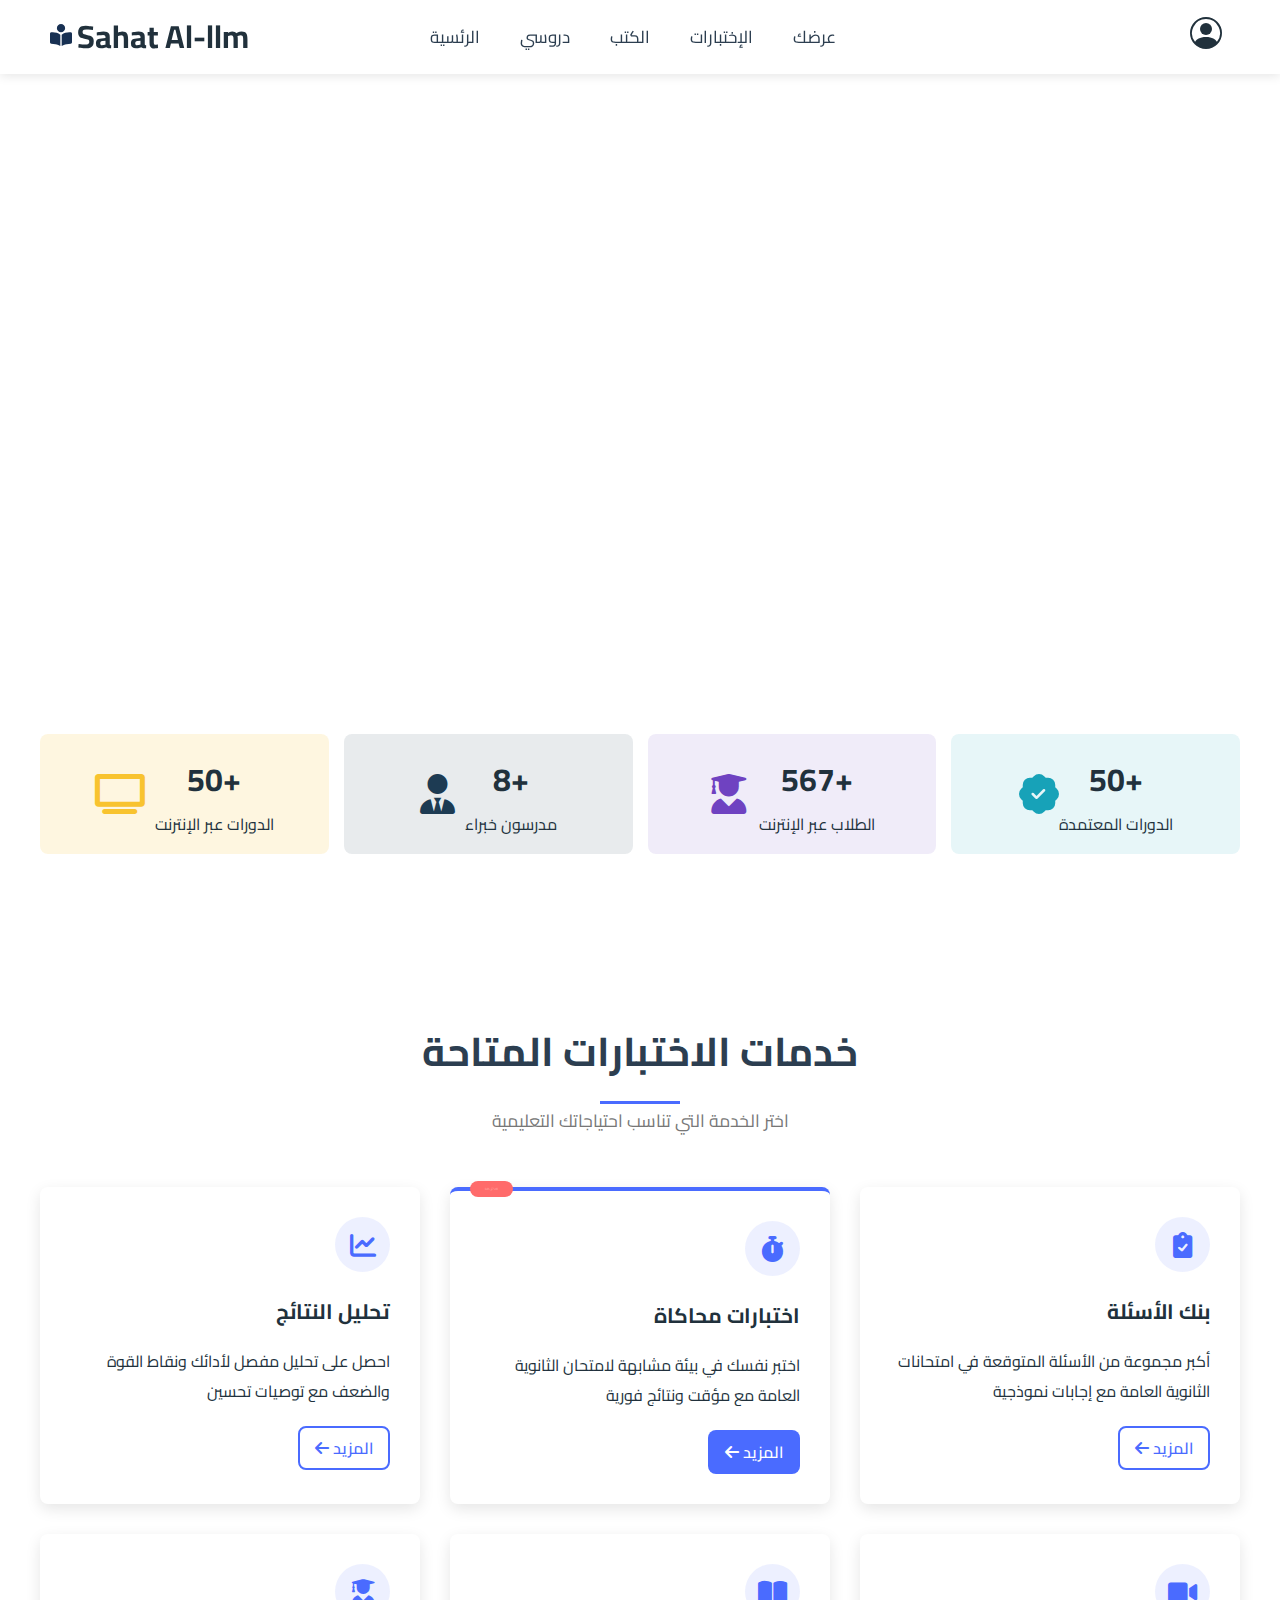
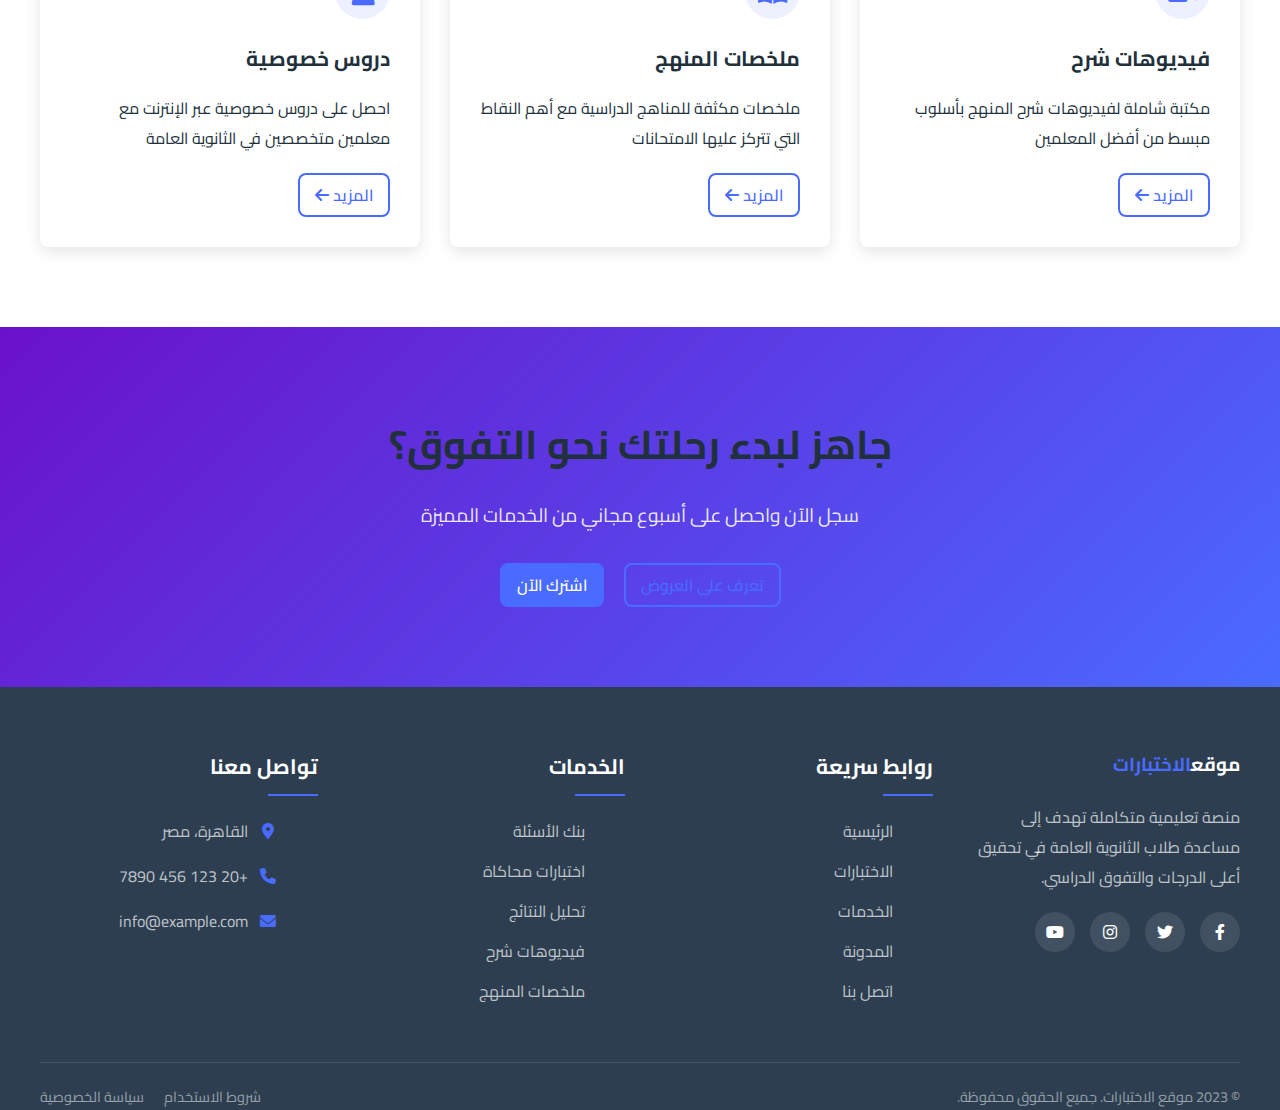
<file: index.html>
<!DOCTYPE html>
<html lang="ar">
<head>
    <meta charset="UTF-8">
    <meta name="viewport" content="width=device-width, initial-scale=1.0">
    <meta name="description" content="منصة تعليمية متكاملة لمساعدة الطلاب على تنظيم الدراسة، وضع خطط دراسية ذكية، تحسين الأداء الأكاديمي، وحل اختبارات تفاعلية. ابدأ رحلتك نحو التفوق مع أدواتنا الذكية وتقارير الأداء المُفصّلة!">
    <meta name="keywords" content="تنظيم الدراسة, خطط دراسية, تحسين الأداء الدراسي, اختبارات تفاعلية, نصائح دراسية, جدول مذاكرة, مهارات التعلم, مراجعة الدروس, حلول امتحانات, منصة تعليمية, موارد دراسية, إدارة الوقت للطلاب, تعلم فعال, تقنيات الحفظ, التحضير للامتحانات, دروس مجانية, تمارين تدريبية, تقييم ذاتي, تعليم عن بعد, أدوات الدراسة الذكية">
    <meta name="author" content="ساحة العلم - رفيقك نحو التفوق الأكاديمي">
    <meta property="og:url" content="https://starlit-axolotl-737204.netlify.app">
    <meta property="og:image" content="https://starlit-axolotl-737204.netlify.app/image/logo/logo.png">
    <meta property="og:type" content="website">
    <meta name="twitter:image" content="https://starlit-axolotl-737204.netlify.app/image/logo/logo.png">
    <link rel="stylesheet" href="https://cdnjs.cloudflare.com/ajax/libs/font-awesome/6.0.0-beta3/css/all.min.css">
    <link href="https://fonts.googleapis.com/css2?family=Cairo:wght@400;700&display=swap" rel="stylesheet">
    <link rel="preconnect" href="https://fonts.googleapis.com">
    <link rel="preconnect" href="https://fonts.gstatic.com" crossorigin>
    <link href="https://fonts.googleapis.com/css2?family=Nunito:ital,wght@0,200..1000;1,200..1000&family=Raleway:ital,wght@0,100..900;1,100..900&display=swap" rel="stylesheet">
    <link rel="icon" href="image/logo/book-open-reader-solid.svg" type="image/svg">
    <script async src="https://www.googletagmanager.com/gtag/js?id=G-B2Z6G6EY81"></script>
    <script>window.dataLayer = window.dataLayer || [];function gtag(){dataLayer.push(arguments);}gtag('js', new Date());gtag('config', 'G-B2Z6G6EY81');</script>
    <link rel="stylesheet" href="css/style.css">
    <link rel="stylesheet" href="css/Dark Mode.css">
    <title>Sahat Al-llm</title>
    <!-- Google Tag Manager -->
    <script>(function(w,d,s,l,i){w[l]=w[l]||[];w[l].push({'gtm.start':new Date().getTime(),event:'gtm.js'});var f=d.getElementsByTagName(s)[0],j=d.createElement(s),dl=l!='dataLayer'?'&l='+l:'';j.async=true;j.src='https://www.googletagmanager.com/gtm.js?id='+i+dl;f.parentNode.insertBefore(j,f);})(window,document,'script','dataLayer','GTM-K73Z87CS');</script>
    <!-- End Google Tag Manager -->
</head>
<body>
    <!-- Loading Screen -->
    <div id="loading-screen">
        <div class="loader"></div>
        <div aria-label="Orange and tan hamster running in a metal wheel" role="img" class="wheel-and-hamster">
            <div class="wheel"></div>
            <div class="hamster">
                <div class="hamster__body">
                    <div class="hamster__head">
                        <div class="hamster__ear"></div>
                        <div class="hamster__eye"></div>
                        <div class="hamster__nose"></div>
                    </div>
                    <div class="hamster__limb hamster__limb--fr"></div>
                    <div class="hamster__limb hamster__limb--fl"></div>
                    <div class="hamster__limb hamster__limb--br"></div>
                    <div class="hamster__limb hamster__limb--bl"></div>
                    <div class="hamster__tail"></div>
                </div>
            </div>
            <div class="spoke"></div>
        </div>
    </div>
    <div class="header-op">
        <svg xmlns="http://www.w3.org/2000/svg" width="30" height="30" fill="currentColor" class="bi bi-list menu-icon" viewBox="0 0 16 16">
            <path fill-rule="evenodd" d="M2.5 12a.5.5 0 0 1 .5-.5h10a.5.5 0 0 1 0 1H3a.5.5 0 0 1-.5-.5m0-4a.5.5 0 0 1 .5-.5h10a.5.5 0 0 1 0 1H3a.5.5 0 0 1-.5-.5m0-4a.5.5 0 0 1 .5-.5h10a.5.5 0 0 1 0 1H3a.5.5 0 0 1-.5-.5"/>
        </svg>
        <a href="index.html">
            <div class="br-logo">
                <svg class="logo-sahat-alllm" xmlns="http://www.w3.org/2000/svg" viewBox="0 0 512 512"><!--!Font Awesome Free 6.7.2 by @fontawesome - https://fontawesome.com License - https://fontawesome.com/license/free Copyright 2025 Fonticons, Inc.--><path fill="#183153" d="M160 96a96 96 0 1 1 192 0A96 96 0 1 1 160 96zm80 152l0 264-48.4-24.2c-20.9-10.4-43.5-17-66.8-19.3l-96-9.6C12.5 457.2 0 443.5 0 427L0 224c0-17.7 14.3-32 32-32l30.3 0c63.6 0 125.6 19.6 177.7 56zm32 264l0-264c52.1-36.4 114.1-56 177.7-56l30.3 0c17.7 0 32 14.3 32 32l0 203c0 16.4-12.5 30.2-28.8 31.8l-96 9.6c-23.2 2.3-45.9 8.9-66.8 19.3L272 512z"/></svg>
                <h1>Sahat Al-llm</h1>
            </div>
        </a>
    </div>
    <!-- Google Tag Manager (noscript) -->
    <noscript><iframe src="https://www.googletagmanager.com/ns.html?id=GTM-K73Z87CS" height="0" width="0" style="display:none;visibility:hidden"></iframe></noscript>
    <!-- End Google Tag Manager (noscript) -->
    <!-- Header -->
    <header class="header">
        <nav class="navbar">
            <a href="index.html">
                <div class="logo">
                        <svg class="logo-sahat-alllm" xmlns="http://www.w3.org/2000/svg" viewBox="0 0 512 512"><!--!Font Awesome Free 6.7.2 by @fontawesome - https://fontawesome.com License - https://fontawesome.com/license/free Copyright 2025 Fonticons, Inc.--><path fill="#183153" d="M160 96a96 96 0 1 1 192 0A96 96 0 1 1 160 96zm80 152l0 264-48.4-24.2c-20.9-10.4-43.5-17-66.8-19.3l-96-9.6C12.5 457.2 0 443.5 0 427L0 224c0-17.7 14.3-32 32-32l30.3 0c63.6 0 125.6 19.6 177.7 56zm32 264l0-264c52.1-36.4 114.1-56 177.7-56l30.3 0c17.7 0 32 14.3 32 32l0 203c0 16.4-12.5 30.2-28.8 31.8l-96 9.6c-23.2 2.3-45.9 8.9-66.8 19.3L272 512z"/></svg>
                    <h1>Sahat Al-llm</h1>
                </div>
            </a>
                <ul>
                <li><a href="#">الرئسية</a></li>
                <li><a href="course.html">دروسي</a></li>
                <li><a href="PDF.html">الكتب</a></li>
                <li><a href="quiz test.html">الإختبارات</a></li>
                <li><a href="./editvideo.html">عرضك</a></li>
            </ul>
            <div class="root-linge">
                </div>
                <div class="image-user">
                    <svg xmlns="http://www.w3.org/2000/svg" width="32" height="32" fill="currentColor" class="bi bi-person-circle" viewBox="0 0 16 16" id="toggle-user"><path d="M11 6a3 3 0 1 1-6 0 3 3 0 0 1 6 0"/><path fill-rule="evenodd" d="M0 8a8 8 0 1 1 16 0A8 8 0 0 1 0 8m8-7a7 7 0 0 0-5.468 11.37C3.242 11.226 4.805 10 8 10s4.757 1.225 5.468 2.37A7 7 0 0 0 8 1"/></svg>
                </div>
            </div>
        </nav>
    </header>
    <!-- View User -->
    <div class="view-user" id="user-box">
        <div class="container">
            <div class="username-profile">
                <svg xmlns="http://www.w3.org/2000/svg" width="16" height="16" fill="currentColor" class="bi bi-person-circle" viewBox="0 0 16 16"><path d="M11 6a3 3 0 1 1-6 0 3 3 0 0 1 6 0"/><path fill-rule="evenodd" d="M0 8a8 8 0 1 1 16 0A8 8 0 0 1 0 8m8-7a7 7 0 0 0-5.468 11.37C3.242 11.226 4.805 10 8 10s4.757 1.225 5.468 2.37A7 7 0 0 0 8 1"/></svg>
                <div class="br-username">
                    <h3 id="user-name">User Name</h3>
                    <p id="user-email">Email</p>
                </div>
            </div>
            <hr class="hr-username">
            <div class="option-profile">
                <ul>
                    <li><svg xmlns="http://www.w3.org/2000/svg" width="16" height="16" fill="currentColor" class="bi bi-pen" viewBox="0 0 16 16"><path d="m13.498.795.149-.149a1.207 1.207 0 1 1 1.707 1.708l-.149.148a1.5 1.5 0 0 1-.059 2.059L4.854 14.854a.5.5 0 0 1-.233.131l-4 1a.5.5 0 0 1-.606-.606l1-4a.5.5 0 0 1 .131-.232l9.642-9.642a.5.5 0 0 0-.642.056L6.854 4.854a.5.5 0 1 1-.708-.708L9.44.854A1.5 1.5 0 0 1 11.5.796a1.5 1.5 0 0 1 1.998-.001m-.644.766a.5.5 0 0 0-.707 0L1.95 11.756l-.764 3.057 3.057-.764L14.44 3.854a.5.5 0 0 0 0-.708z"/></svg><a href="#">الملف الشخصي</a></li>
                    <li><svg xmlns="http://www.w3.org/2000/svg" width="16" height="16" fill="currentColor" class="bi bi-easel" viewBox="0 0 16 16"><path d="M8 0a.5.5 0 0 1 .473.337L9.046 2H14a1 1 0 0 1 1 1v7a1 1 0 0 1-1 1h-1.85l1.323 3.837a.5.5 0 1 1-.946.326L11.092 11H8.5v3a.5.5 0 0 1-1 0v-3H4.908l-1.435 4.163a.5.5 0 1 1-.946-.326L3.85 11H2a1 1 0 0 1-1-1V3a1 1 0 0 1 1-1h4.954L7.527.337A.5.5 0 0 1 8 0M2 3v7h12V3z"/></svg><a href="./Map/Choose-map.html">خطة</a></li>
                    <li><svg xmlns="http://www.w3.org/2000/svg" width="16" height="16" fill="currentColor" class="bi bi-book-half" viewBox="0 0 16 16"><path d="M8.5 2.687c.654-.689 1.782-.886 3.112-.752 1.234.124 2.503.523 3.388.893v9.923c-.918-.35-2.107-.692-3.287-.81-1.094-.111-2.278-.039-3.213.492zM8 1.783C7.015.936 5.587.81 4.287.94c-1.514.153-3.042.672-3.994 1.105A.5.5 0 0 0 0 2.5v11a.5.5 0 0 0 .707.455c.882-.4 2.303-.881 3.68-1.02 1.409-.142 2.59.087 3.223.877a.5.5 0 0 0 .78 0c.633-.79 1.814-1.019 3.222-.877 1.378.139 2.8.62 3.681 1.02A.5.5 0 0 0 16 13.5v-11a.5.5 0 0 0-.293-.455c-.952-.433-2.48-.952-3.994-1.105C10.413.809 8.985.936 8 1.783"/></svg><a href="#">الكتب</a></li>
                    <li><svg xmlns="http://www.w3.org/2000/svg" width="16" height="16" fill="currentColor" class="bi bi-gear" viewBox="0 0 16 16"><path d="M8 4.754a3.246 3.246 0 1 0 0 6.492 3.246 3.246 0 0 0 0-6.492M5.754 8a2.246 2.246 0 1 1 4.492 0 2.246 2.246 0 0 1-4.492 0"/><path d="M9.796 1.343c-.527-1.79-3.065-1.79-3.592 0l-.094.319a.873.873 0 0 1-1.255.52l-.292-.16c-1.64-.892-3.433.902-2.54 2.541l.159.292a.873.873 0 0 1-.52 1.255l-.319.094c-1.79.527-1.79 3.065 0 3.592l.319.094a.873.873 0 0 1 .52 1.255l-.16.292c-.892 1.64.901 3.434 2.541 2.54l.292-.159a.873.873 0 0 1 1.255.52l.094.319c.527 1.79 3.065 1.79 3.592 0l.094-.319a.873.873 0 0 1 1.255-.52l.292.16c1.64.893 3.434-.902 2.54-2.541l-.159-.292a.873.873 0 0 1 .52-1.255l.319-.094c1.79-.527 1.79-3.065 0-3.592l-.319-.094a.873.873 0 0 1-.52-1.255l.16-.292c.893-1.64-.902-3.433-2.541-2.54l-.292.159a.873.873 0 0 1-1.255-.52zm-2.633.283c.246-.835 1.428-.835 1.674 0l.094.319a1.873 1.873 0 0 0 2.693 1.115l.291-.16c.764-.415 1.6.42 1.184 1.185l-.159.292a1.873 1.873 0 0 0 1.116 2.692l.318.094c.835.246.835 1.428 0 1.674l-.319.094a1.873 1.873 0 0 0-1.115 2.693l.16.291c.415.764-.42 1.6-1.185 1.184l-.291-.159a1.873 1.873 0 0 0-2.693 1.116l-.094.318c-.246.835-1.428.835-1.674 0l-.094-.319a1.873 1.873 0 0 0-2.692-1.115l-.292.16c-.764.415-1.6-.42-1.184-1.185l.159-.291A1.873 1.873 0 0 0 1.945 8.93l-.319-.094c-.835-.246-.835-1.428 0-1.674l.319-.094A1.873 1.873 0 0 0 3.06 4.377l-.16-.292c-.415-.764.42-1.6 1.185-1.184l.292.159a1.873 1.873 0 0 0 2.692-1.115z"/></svg><a href="#">الإعدادات</a></li>
                    <li><svg xmlns="http://www.w3.org/2000/svg" width="16" height="16" fill="currentColor" class="bi bi-question-circle" viewBox="0 0 16 16"><path d="M8 15A7 7 0 1 1 8 1a7 7 0 0 1 0 14m0 1A8 8 0 1 0 8 0a8 8 0 0 0 0 16"/><path d="M5.255 5.786a.237.237 0 0 0 .241.247h.825c.138 0 .248-.113.266-.25.09-.656.54-1.134 1.342-1.134.686 0 1.314.343 1.314 1.168 0 .635-.374.927-.965 1.371-.673.489-1.206 1.06-1.168 1.987l.003.217a.25.25 0 0 0 .25.246h.811a.25.25 0 0 0 .25-.25v-.105c0-.718.273-.927 1.01-1.486.609-.463 1.244-.977 1.244-2.056 0-1.511-1.276-2.241-2.673-2.241-1.267 0-2.655.59-2.75 2.286m1.557 5.763c0 .533.425.927 1.01.927.609 0 1.028-.394 1.028-.927 0-.552-.42-.94-1.029-.94-.584 0-1.009.388-1.009.94"/></svg><a href="#">المساعدة</a></li>
                </ul>
            </div>
            <hr class="hr-username">
            <div class="fast-option">
                <ul>
                    <li>
                        <div class="dark-light">
                            <div class="line-setting-mode"></div>
                            <div class="line-setting-mode-2"></div>
                            <div style="cursor: pointer; display: inline;">Mode<svg xmlns="http://www.w3.org/2000/svg" width="16" height="16" fill="currentColor" class="bi bi-highlights" viewBox="0 0 16 16"><path d="M16 8A8 8 0 1 0 0 8a8 8 0 0 0 16 0m-8 5v1H4.5a.5.5 0 0 0-.093.009A7 7 0 0 1 3.1 13zm0-1H2.255a7 7 0 0 1-.581-1H8zm-6.71-2a7 7 0 0 1-.22-1H8v1zM1 8q0-.51.07-1H8v1zm.29-2q.155-.519.384-1H8v1zm.965-2q.377-.54.846-1H8v1zm2.137-2A6.97 6.97 0 0 1 8 1v1z"/></svg></div>
                        </div>
                    </li>
                </ul>
            </div>
        </div>
    </div>
    <div class="overlay" id="overlay"></div>
    <!-- Main -->
    <main class="all-section">
        <section class="section-home">
            <div class="container">
                <div class="br-sec-title">
                    <div class="br-text">
                        <h1>تعلم لا حدود له في متناول يدك</h1>
                        <p>سوق للتعلم والتدريس عبر الإنترنت يضم أكثر من 50 دورة و567 طالب. يدرسها خبراء لمساعدتك على اكتساب مهارات جديدة.</p>
                    </div>
                    <div class="image-home-page">
                        <img src="image/element/05.svg" alt="لا توجد صورة" loading="lazy">
                    </div>
                </div>
                <div class="br-skil">
                    <div class="br-skil-span">
                        <span>
                            <svg xmlns="http://www.w3.org/2000/svg" width="16" height="16" fill="currentColor" class="bi bi-patch-check-fill" viewBox="0 0 16 16">
                                <path d="M10.067.87a2.89 2.89 0 0 0-4.134 0l-.622.638-.89-.011a2.89 2.89 0 0 0-2.924 2.924l.01.89-.636.622a2.89 2.89 0 0 0 0 4.134l.637.622-.011.89a2.89 2.89 0 0 0 2.924 2.924l.89-.01.622.636a2.89 2.89 0 0 0 4.134 0l.622-.637.89.011a2.89 2.89 0 0 0 2.924-2.924l-.01-.89.636-.622a2.89 2.89 0 0 0 0-4.134l-.637-.622.011-.89a2.89 2.89 0 0 0-2.924-2.924l-.89.01zm.287 5.984-3 3a.5.5 0 0 1-.708 0l-1.5-1.5a.5.5 0 1 1 .708-.708L7 8.793l2.646-2.647a.5.5 0 0 1 .708.708"/>
                            </svg>
                        </span>
                        <p>تعلم مع الخبراء</p>
                    </div>
                    <div class="br-skil-span">
                        <span>
                            <svg xmlns="http://www.w3.org/2000/svg" width="16" height="16" fill="currentColor" class="bi bi-patch-check-fill" viewBox="0 0 16 16">
                                <path d="M10.067.87a2.89 2.89 0 0 0-4.134 0l-.622.638-.89-.011a2.89 2.89 0 0 0-2.924 2.924l.01.89-.636.622a2.89 2.89 0 0 0 0 4.134l.637.622-.011.89a2.89 2.89 0 0 0 2.924 2.924l.89-.01.622.636a2.89 2.89 0 0 0 4.134 0l.622-.637.89.011a2.89 2.89 0 0 0 2.924-2.924l-.01-.89.636-.622a2.89 2.89 0 0 0 0-4.134l-.637-.622.011-.89a2.89 2.89 0 0 0-2.924-2.924l-.89.01zm.287 5.984-3 3a.5.5 0 0 1-.708 0l-1.5-1.5a.5.5 0 1 1 .708-.708L7 8.793l2.646-2.647a.5.5 0 0 1 .708.708"/>
                            </svg>
                        </span>
                        <p>الحصول على الشهادة</p>
                    </div>
                    <div class="br-skil-span">
                        <span>
                            <svg xmlns="http://www.w3.org/2000/svg" width="16" height="16" fill="currentColor" class="bi bi-patch-check-fill" viewBox="0 0 16 16">
                                <path d="M10.067.87a2.89 2.89 0 0 0-4.134 0l-.622.638-.89-.011a2.89 2.89 0 0 0-2.924 2.924l.01.89-.636.622a2.89 2.89 0 0 0 0 4.134l.637.622-.011.89a2.89 2.89 0 0 0 2.924 2.924l.89-.01.622.636a2.89 2.89 0 0 0 4.134 0l.622-.637.89.011a2.89 2.89 0 0 0 2.924-2.924l-.01-.89.636-.622a2.89 2.89 0 0 0 0-4.134l-.637-.622.011-.89a2.89 2.89 0 0 0-2.924-2.924l-.89.01zm.287 5.984-3 3a.5.5 0 0 1-.708 0l-1.5-1.5a.5.5 0 1 1 .708-.708L7 8.793l2.646-2.647a.5.5 0 0 1 .708.708"/>
                            </svg>
                        </span>
                        <p>احصل على العضوية</p>
                    </div>
                </div>
                <div class="get-started">
                    <button class="cssbuttons-io-button" id="startButton">
                        سجل الأن
                        <div class="icon">
                            <svg height="24" width="24" viewBox="0 0 24 24" xmlns="http://www.w3.org/2000/svg">
                                <path d="M0 0h24v24H0z" fill="none"></path>
                                <path d="M16.172 11l-5.364-5.364 1.414-1.414L20 12l-7.778 7.778-1.414-1.414L16.172 13H4v-2z" fill="currentColor"></path>
                            </svg>
                        </div>
                    </button>                    
                </div>
            </div>
        </section>
        <!-- Statistics -->
        <section class="statistics">
            <div class="container">
                <div class="br-skill">
                    <div class="bc-con-box-1">
                        <div class="box-gat">
                            <i style="color: #f8c32f;" class="fas fa-tv"></i>
                            <div class="fas-fa">
                                <h1>50+</h1>
                                <p>الدورات عبر الإنترنت</p>
                            </div>
                        </div>
                    </div>
                    <div class="bc-con-box-2">
                        <div class="box-gat">
                            <i style="color: #1d3b53;" class="fas fa-user-tie"></i>
                            <div class="fas-fa">
                                <h1>8+</h1>
                                <p>مدرسون خبراء</p>
                            </div>
                        </div>
                    </div>
                    <div class="bc-con-box-3">
                        <div class="box-gat">
                            <i style="color: #6f42c1;" class="fas fa-user-graduate"></i>
                            <div class="fas-fa">
                                <h1>567+</h1>
                                <p>الطلاب عبر الإنترنت</p>
                            </div>
                        </div>
                    </div>
                    <div class="bc-con-box-4">
                        <div class="box-gat">
                            <svg style="color: #17a2b8;" xmlns="http://www.w3.org/2000/svg" width="40" height="40" fill="currentColor" class="bi bi-patch-check-fill" viewBox="0 0 16 16"><path d="M10.067.87a2.89 2.89 0 0 0-4.134 0l-.622.638-.89-.011a2.89 2.89 0 0 0-2.924 2.924l.01.89-.636.622a2.89 2.89 0 0 0 0 4.134l.637.622-.011.89a2.89 2.89 0 0 0 2.924 2.924l.89-.01.622.636a2.89 2.89 0 0 0 4.134 0l.622-.637.89.011a2.89 2.89 0 0 0 2.924-2.924l-.01-.89.636-.622a2.89 2.89 0 0 0 0-4.134l-.637-.622.011-.89a2.89 2.89 0 0 0-2.924-2.924l-.89.01zm.287 5.984-3 3a.5.5 0 0 1-.708 0l-1.5-1.5a.5.5 0 1 1 .708-.708L7 8.793l2.646-2.647a.5.5 0 0 1 .708.708"/></svg>
                            <div class="fas-fa">
                                <h1>50+</h1>
                                <p>الدورات المعتمدة</p>
                            </div>
                        </div>
                    </div>
                </div>
            </div>
        </section>
        <section id="services" class="services-section">
            <div class="container">
                <h2 class="section-title">خدمات الاختبارات المتاحة</h2>
                <p class="section-subtitle">اختر الخدمة التي تناسب احتياجاتك التعليمية</p>
                
                <div class="services-grid">
                    <!-- Service 1 -->
                    <div class="service-card">
                        <div class="service-icon">
                            <i id="fas-ic-fg" class="fas fa-clipboard-check"></i>
                        </div>
                        <h3>بنك الأسئلة</h3>
                        <p>أكبر مجموعة من الأسئلة المتوقعة في امتحانات الثانوية العامة مع إجابات نموذجية</p>
                        <a href="#" class="btn outline">المزيد <i class="fas fa-arrow-left"></i></a>
                    </div>
                    
                    <!-- Service 2 -->
                    <div class="service-card featured">
                        <div class="service-icon">
                            <i id="fas-ic-fg" class="fas fa-stopwatch"></i>
                        </div>
                        <h3>اختبارات محاكاة</h3>
                        <p>اختبر نفسك في بيئة مشابهة لامتحان الثانوية العامة مع مؤقت ونتائج فورية</p>
                        <a href="#" class="btn primary">المزيد <i class="fas fa-arrow-left"></i></a>
                        <span class="featured-badge">الأكثر طلباً</span>
                    </div>
                    
                    <!-- Service 3 -->
                    <div class="service-card">
                        <div class="service-icon">
                            <i id="fas-ic-fg" class="fas fa-chart-line"></i>
                        </div>
                        <h3>تحليل النتائج</h3>
                        <p>احصل على تحليل مفصل لأدائك ونقاط القوة والضعف مع توصيات تحسين</p>
                        <a href="#" class="btn outline">المزيد <i class="fas fa-arrow-left"></i></a>
                    </div>
                    
                    <!-- Service 4 -->
                    <div class="service-card">
                        <div class="service-icon">
                            <i id="fas-ic-fg" class="fas fa-video"></i>
                        </div>
                        <h3>فيديوهات شرح</h3>
                        <p>مكتبة شاملة لفيديوهات شرح المنهج بأسلوب مبسط من أفضل المعلمين</p>
                        <a href="#" class="btn outline">المزيد <i class="fas fa-arrow-left"></i></a>
                    </div>
                    
                    <!-- Service 5 -->
                    <div class="service-card">
                        <div class="service-icon">
                            <i id="fas-ic-fg" class="fas fa-book-open"></i>
                        </div>
                        <h3>ملخصات المنهج</h3>
                        <p>ملخصات مكثفة للمناهج الدراسية مع أهم النقاط التي تتركز عليها الامتحانات</p>
                        <a href="#" class="btn outline">المزيد <i class="fas fa-arrow-left"></i></a>
                    </div>
                    
                    <!-- Service 6 -->
                    <div class="service-card">
                        <div class="service-icon">
                            <i id="fas-ic-fg" class="fas fa-user-graduate"></i>
                        </div>
                        <h3>دروس خصوصية</h3>
                        <p>احصل على دروس خصوصية عبر الإنترنت مع معلمين متخصصين في الثانوية العامة</p>
                        <a href="#" class="btn outline">المزيد <i class="fas fa-arrow-left"></i></a>
                    </div>
                </div>
            </div>
        </section>

        <section class="cta-section">
            <div class="container">
                <h2>جاهز لبدء رحلتك نحو التفوق؟</h2>
                <p>سجل الآن واحصل على أسبوع مجاني من الخدمات المميزة</p>
                <div class="cta-buttons">
                    <a href="#" class="btn primary">اشترك الآن</a>
                    <a href="#" class="btn outline">تعرف على العروض</a>
                </div>
            </div>
        </section>

        <footer>
            <div class="container">
                <div class="footer-grid">
                    <div class="footer-about">
                        <h3 class="logo">موقع<span>الاختبارات</span></h3>
                        <p>منصة تعليمية متكاملة تهدف إلى مساعدة طلاب الثانوية العامة في تحقيق أعلى الدرجات والتفوق الدراسي.</p>
                        <div class="social-links">
                            <a href="#"><i class="fab fa-facebook-f"></i></a>
                            <a href="#"><i class="fab fa-twitter"></i></a>
                            <a href="#"><i class="fab fa-instagram"></i></a>
                            <a href="#"><i class="fab fa-youtube"></i></a>
                        </div>
                    </div>
                    
                    <div class="footer-links">
                        <h3>روابط سريعة</h3>
                        <ul>
                            <li><a href="#">الرئيسية</a></li>
                            <li><a href="#">الاختبارات</a></li>
                            <li><a href="#">الخدمات</a></li>
                            <li><a href="#">المدونة</a></li>
                            <li><a href="#">اتصل بنا</a></li>
                        </ul>
                    </div>
                    
                    <div class="footer-links">
                        <h3>الخدمات</h3>
                        <ul>
                            <li><a href="#">بنك الأسئلة</a></li>
                            <li><a href="#">اختبارات محاكاة</a></li>
                            <li><a href="#">تحليل النتائج</a></li>
                            <li><a href="#">فيديوهات شرح</a></li>
                            <li><a href="#">ملخصات المنهج</a></li>
                        </ul>
                    </div>
                    
                    <div class="footer-contact">
                        <h3>تواصل معنا</h3>
                        <ul>
                            <li><i class="fas fa-map-marker-alt"></i> القاهرة، مصر</li>
                            <li><i class="fas fa-phone"></i> +20 123 456 7890</li>
                            <li><i class="fas fa-envelope"></i> info@example.com</li>
                        </ul>
                    </div>
                </div>
                
                <div class="footer-bottom">
                    <p>&copy; 2023 موقع الاختبارات. جميع الحقوق محفوظة.</p>
                    <div class="footer-legal">
                        <a href="#">شروط الاستخدام</a>
                        <a href="#">سياسة الخصوصية</a>
                    </div>
                </div>
            </div>
        </footer>
    </main>
    <a href="./image/element/logo technical education.png"></a>
    <script src="js/script.js"></script>
    <!-- <script src="js/script.js"></script> -->
    <script src="js/light-dark-mode.js"></script>
    <script>
    // تحديد الأيقونة والهيدر
    const menuIcon = document.querySelector('.menu-icon');
        const header = document.querySelector('.header');

        // إضافة حدث الضغط على الأيقونة
        menuIcon.addEventListener('click', (event) => {
        header.classList.toggle('show'); // إظهار أو إخفاء الهيدر
        event.stopPropagation(); // منع الحدث من الوصول إلى العناصر الأخرى
        });

        // إضافة حدث الضغط على المستند
        document.addEventListener('click', (event) => {
        // التحقق إذا كان العنصر المضغوط عليه ليس الهيدر أو الأيقونة
        if (!header.contains(event.target) && !menuIcon.contains(event.target)) {
            header.classList.remove('show'); // إخفاء الهيدر
        }
    });

    //log... .
    document.getElementById('startButton').addEventListener('click', function() {
        window.location.href = 'login.php';
        // أو يمكنك استخدام:
        // window.open('صفحة-جديدة.html', '_blank'); // لفتح الصفحة في نافذة/تبويب جديد
    });
    </script>
</body>
</html>
</file>
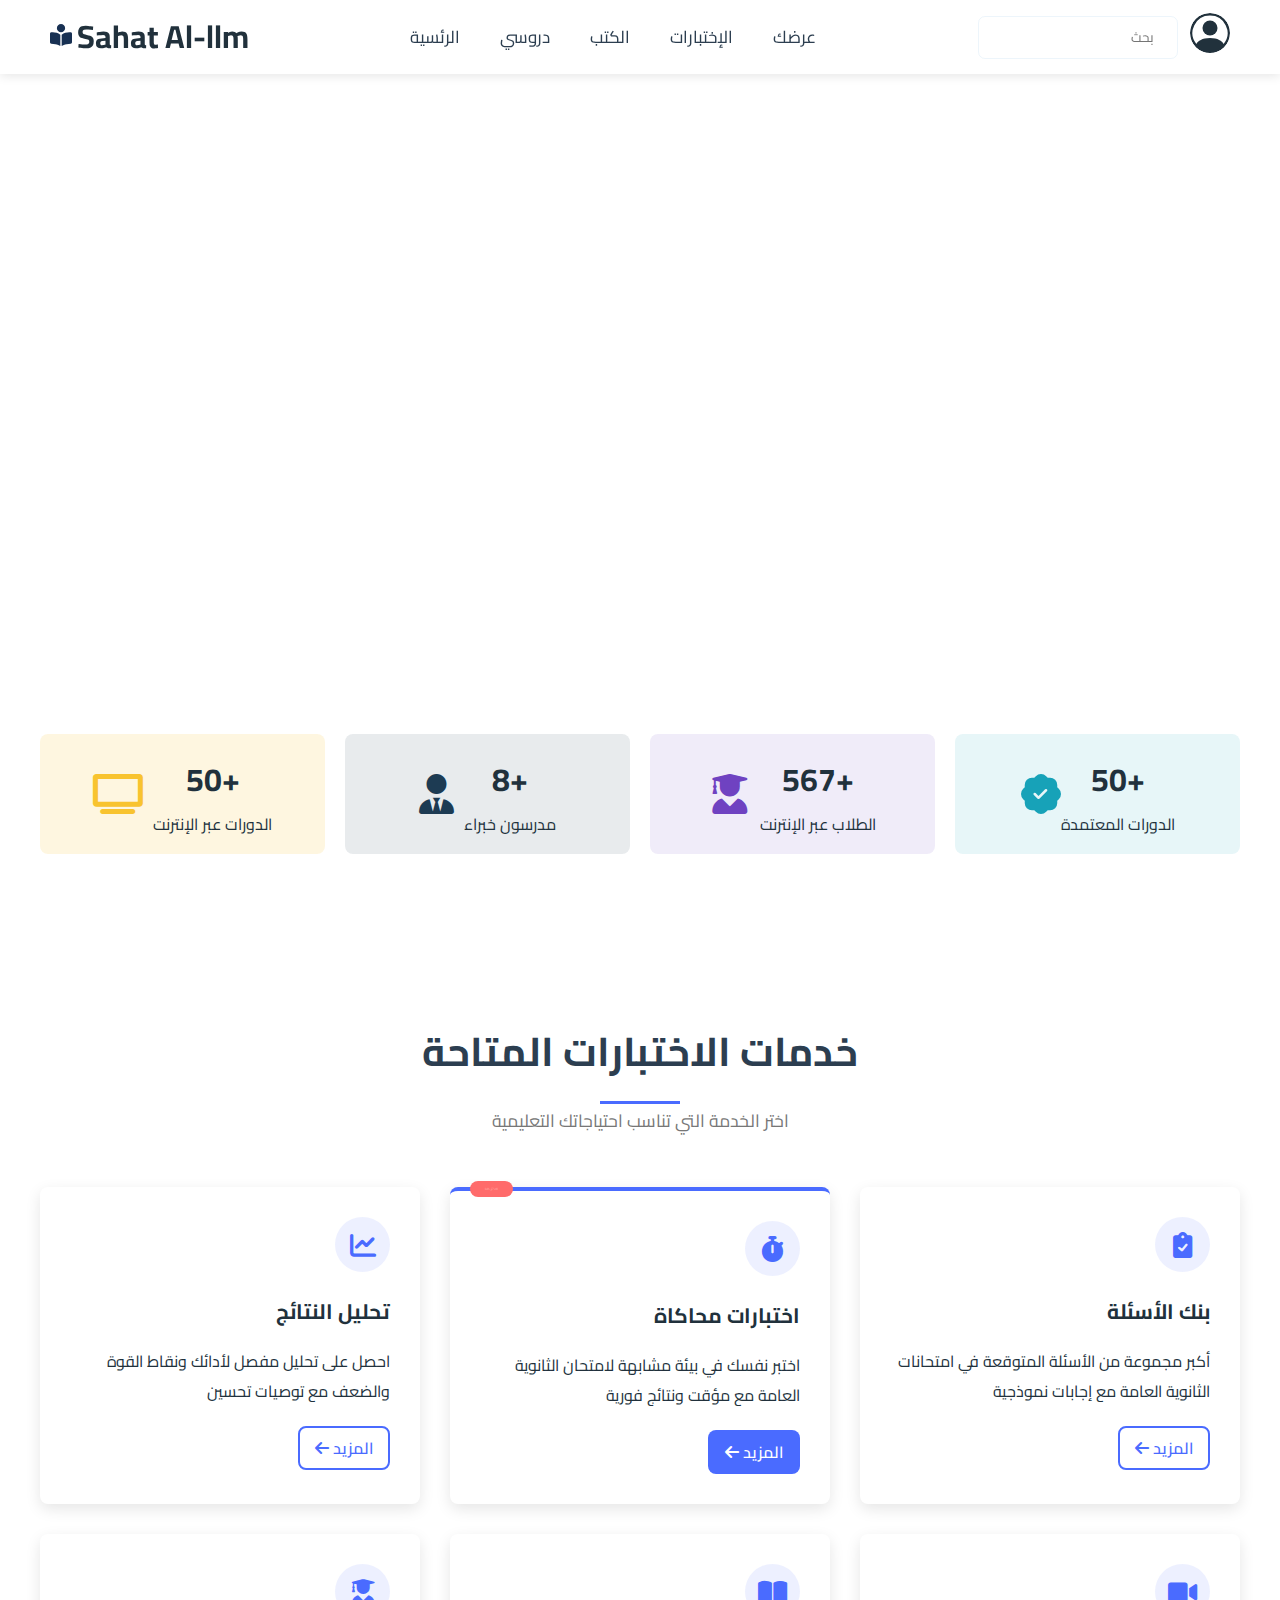
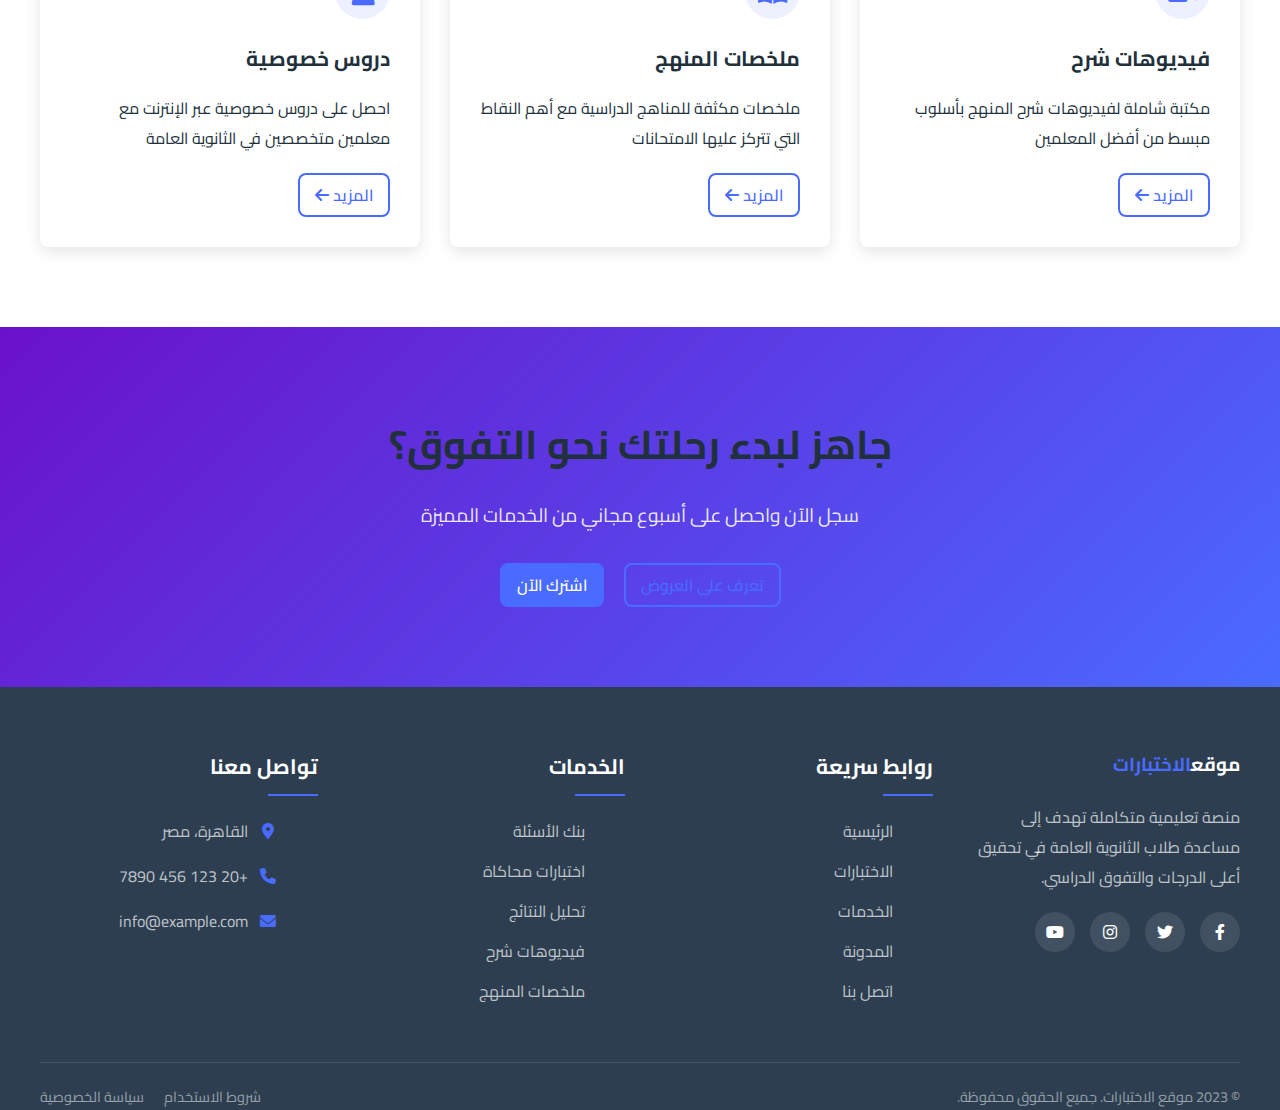
<file: Sahat Al-llm/index.html>
<!DOCTYPE html>
<html lang="ar">
<head>
    <meta charset="UTF-8">
    <meta name="viewport" content="width=device-width, initial-scale=1.0">
    <meta name="description" content="منصة تعليمية متكاملة لمساعدة الطلاب على تنظيم الدراسة، وضع خطط دراسية ذكية، تحسين الأداء الأكاديمي، وحل اختبارات تفاعلية. ابدأ رحلتك نحو التفوق مع أدواتنا الذكية وتقارير الأداء المُفصّلة!">
    <meta name="keywords" content="تنظيم الدراسة, خطط دراسية, تحسين الأداء الدراسي, اختبارات تفاعلية, نصائح دراسية, جدول مذاكرة, مهارات التعلم, مراجعة الدروس, حلول امتحانات, منصة تعليمية, موارد دراسية, إدارة الوقت للطلاب, تعلم فعال, تقنيات الحفظ, التحضير للامتحانات, دروس مجانية, تمارين تدريبية, تقييم ذاتي, تعليم عن بعد, أدوات الدراسة الذكية">
    <meta name="author" content="ساحة العلم - رفيقك نحو التفوق الأكاديمي">
    <meta property="og:url" content="https://starlit-axolotl-737204.netlify.app">
    <meta property="og:image" content="https://starlit-axolotl-737204.netlify.app/image/logo/logo.png">
    <meta property="og:type" content="website">
    <meta name="twitter:image" content="https://starlit-axolotl-737204.netlify.app/image/logo/logo.png">
    <link rel="stylesheet" href="https://cdnjs.cloudflare.com/ajax/libs/font-awesome/6.0.0-beta3/css/all.min.css">
    <link href="https://fonts.googleapis.com/css2?family=Cairo:wght@400;700&display=swap" rel="stylesheet">
    <link rel="preconnect" href="https://fonts.googleapis.com">
    <link rel="preconnect" href="https://fonts.gstatic.com" crossorigin>
    <link href="https://fonts.googleapis.com/css2?family=Nunito:ital,wght@0,200..1000;1,200..1000&family=Raleway:ital,wght@0,100..900;1,100..900&display=swap" rel="stylesheet">
    <link rel="icon" href="image/logo/book-open-reader-solid.svg" type="image/svg">
    <script async src="https://www.googletagmanager.com/gtag/js?id=G-B2Z6G6EY81"></script>
    <script>window.dataLayer = window.dataLayer || [];function gtag(){dataLayer.push(arguments);}gtag('js', new Date());gtag('config', 'G-B2Z6G6EY81');</script>
    <link rel="stylesheet" href="css/style.css">
    <link rel="stylesheet" href="css/Dark Mode.css">
    <title>Sahat Al-llm</title>
    <!-- Google Tag Manager -->
    <script>(function(w,d,s,l,i){w[l]=w[l]||[];w[l].push({'gtm.start':new Date().getTime(),event:'gtm.js'});var f=d.getElementsByTagName(s)[0],j=d.createElement(s),dl=l!='dataLayer'?'&l='+l:'';j.async=true;j.src='https://www.googletagmanager.com/gtm.js?id='+i+dl;f.parentNode.insertBefore(j,f);})(window,document,'script','dataLayer','GTM-K73Z87CS');</script>
    <!-- End Google Tag Manager -->
</head>
<body>
    <!-- Loading Screen -->
    <div id="loading-screen">
        <div class="loader"></div>
        <div aria-label="Orange and tan hamster running in a metal wheel" role="img" class="wheel-and-hamster">
            <div class="wheel"></div>
            <div class="hamster">
                <div class="hamster__body">
                    <div class="hamster__head">
                        <div class="hamster__ear"></div>
                        <div class="hamster__eye"></div>
                        <div class="hamster__nose"></div>
                    </div>
                    <div class="hamster__limb hamster__limb--fr"></div>
                    <div class="hamster__limb hamster__limb--fl"></div>
                    <div class="hamster__limb hamster__limb--br"></div>
                    <div class="hamster__limb hamster__limb--bl"></div>
                    <div class="hamster__tail"></div>
                </div>
            </div>
            <div class="spoke"></div>
        </div>
    </div>
    <div class="header-op">
        <svg xmlns="http://www.w3.org/2000/svg" width="30" height="30" fill="currentColor" class="bi bi-list menu-icon" viewBox="0 0 16 16">
            <path fill-rule="evenodd" d="M2.5 12a.5.5 0 0 1 .5-.5h10a.5.5 0 0 1 0 1H3a.5.5 0 0 1-.5-.5m0-4a.5.5 0 0 1 .5-.5h10a.5.5 0 0 1 0 1H3a.5.5 0 0 1-.5-.5m0-4a.5.5 0 0 1 .5-.5h10a.5.5 0 0 1 0 1H3a.5.5 0 0 1-.5-.5"/>
        </svg>
        <a href="index.html">
            <div class="br-logo">
                <svg class="logo-sahat-alllm" xmlns="http://www.w3.org/2000/svg" viewBox="0 0 512 512"><!--!Font Awesome Free 6.7.2 by @fontawesome - https://fontawesome.com License - https://fontawesome.com/license/free Copyright 2025 Fonticons, Inc.--><path fill="#183153" d="M160 96a96 96 0 1 1 192 0A96 96 0 1 1 160 96zm80 152l0 264-48.4-24.2c-20.9-10.4-43.5-17-66.8-19.3l-96-9.6C12.5 457.2 0 443.5 0 427L0 224c0-17.7 14.3-32 32-32l30.3 0c63.6 0 125.6 19.6 177.7 56zm32 264l0-264c52.1-36.4 114.1-56 177.7-56l30.3 0c17.7 0 32 14.3 32 32l0 203c0 16.4-12.5 30.2-28.8 31.8l-96 9.6c-23.2 2.3-45.9 8.9-66.8 19.3L272 512z"/></svg>
                <h1>Sahat Al-llm</h1>
            </div>
        </a>
    </div>
    <!-- Google Tag Manager (noscript) -->
<noscript><iframe src="https://www.googletagmanager.com/ns.html?id=GTM-K73Z87CS"
    height="0" width="0" style="display:none;visibility:hidden"></iframe></noscript>
    <!-- End Google Tag Manager (noscript) -->
    <!-- Header -->
    <header class="header">
        <nav class="navbar">
            <a href="index.html">
                <div class="logo">
                        <svg class="logo-sahat-alllm" xmlns="http://www.w3.org/2000/svg" viewBox="0 0 512 512"><!--!Font Awesome Free 6.7.2 by @fontawesome - https://fontawesome.com License - https://fontawesome.com/license/free Copyright 2025 Fonticons, Inc.--><path fill="#183153" d="M160 96a96 96 0 1 1 192 0A96 96 0 1 1 160 96zm80 152l0 264-48.4-24.2c-20.9-10.4-43.5-17-66.8-19.3l-96-9.6C12.5 457.2 0 443.5 0 427L0 224c0-17.7 14.3-32 32-32l30.3 0c63.6 0 125.6 19.6 177.7 56zm32 264l0-264c52.1-36.4 114.1-56 177.7-56l30.3 0c17.7 0 32 14.3 32 32l0 203c0 16.4-12.5 30.2-28.8 31.8l-96 9.6c-23.2 2.3-45.9 8.9-66.8 19.3L272 512z"/></svg>
                    <h1>Sahat Al-llm</h1>
                </div>
            </a>
                <ul>
                <li><a href="#">الرئسية</a></li>
                <li><a href="course.html">دروسي</a></li>
                <li><a href="PDF.html">الكتب</a></li>
                <li><a href="quiz test.html">الإختبارات</a></li>
                <li><a href="./editvideo.html">عرضك</a></li>
            </ul>
            <div class="root-linge">
                <div class="search-bar">
                    <label for="search">
                        <input type="search" name="search" id="search" placeholder="بحث">
                    </label>
                </div>
                <div class="image-user">
                    <svg xmlns="http://www.w3.org/2000/svg" width="32" height="32" fill="currentColor" class="bi bi-person-circle" viewBox="0 0 16 16" id="toggle-user"><path d="M11 6a3 3 0 1 1-6 0 3 3 0 0 1 6 0"/><path fill-rule="evenodd" d="M0 8a8 8 0 1 1 16 0A8 8 0 0 1 0 8m8-7a7 7 0 0 0-5.468 11.37C3.242 11.226 4.805 10 8 10s4.757 1.225 5.468 2.37A7 7 0 0 0 8 1"/></svg>
                </div>
            </div>
        </nav>
    </header>
    <!-- View User -->
    <div class="view-user" id="user-box">
        <div class="container">
            <div class="username-profile">
                <svg xmlns="http://www.w3.org/2000/svg" width="16" height="16" fill="currentColor" class="bi bi-person-circle" viewBox="0 0 16 16"><path d="M11 6a3 3 0 1 1-6 0 3 3 0 0 1 6 0"/><path fill-rule="evenodd" d="M0 8a8 8 0 1 1 16 0A8 8 0 0 1 0 8m8-7a7 7 0 0 0-5.468 11.37C3.242 11.226 4.805 10 8 10s4.757 1.225 5.468 2.37A7 7 0 0 0 8 1"/></svg>
                <div class="br-username">
                    <h3 id="user-name">User Name</h3>
                    <p id="user-email">Email</p>
                </div>
            </div>
            <hr class="hr-username">
            <div class="option-profile">
                <ul>
                    <li><svg xmlns="http://www.w3.org/2000/svg" width="16" height="16" fill="currentColor" class="bi bi-pen" viewBox="0 0 16 16"><path d="m13.498.795.149-.149a1.207 1.207 0 1 1 1.707 1.708l-.149.148a1.5 1.5 0 0 1-.059 2.059L4.854 14.854a.5.5 0 0 1-.233.131l-4 1a.5.5 0 0 1-.606-.606l1-4a.5.5 0 0 1 .131-.232l9.642-9.642a.5.5 0 0 0-.642.056L6.854 4.854a.5.5 0 1 1-.708-.708L9.44.854A1.5 1.5 0 0 1 11.5.796a1.5 1.5 0 0 1 1.998-.001m-.644.766a.5.5 0 0 0-.707 0L1.95 11.756l-.764 3.057 3.057-.764L14.44 3.854a.5.5 0 0 0 0-.708z"/></svg><a href="#">الملف الشخصي</a></li>
                    <li><svg xmlns="http://www.w3.org/2000/svg" width="16" height="16" fill="currentColor" class="bi bi-easel" viewBox="0 0 16 16"><path d="M8 0a.5.5 0 0 1 .473.337L9.046 2H14a1 1 0 0 1 1 1v7a1 1 0 0 1-1 1h-1.85l1.323 3.837a.5.5 0 1 1-.946.326L11.092 11H8.5v3a.5.5 0 0 1-1 0v-3H4.908l-1.435 4.163a.5.5 0 1 1-.946-.326L3.85 11H2a1 1 0 0 1-1-1V3a1 1 0 0 1 1-1h4.954L7.527.337A.5.5 0 0 1 8 0M2 3v7h12V3z"/></svg><a href="./Map/Choose-map.html">خطة</a></li>
                    <li><svg xmlns="http://www.w3.org/2000/svg" width="16" height="16" fill="currentColor" class="bi bi-book-half" viewBox="0 0 16 16"><path d="M8.5 2.687c.654-.689 1.782-.886 3.112-.752 1.234.124 2.503.523 3.388.893v9.923c-.918-.35-2.107-.692-3.287-.81-1.094-.111-2.278-.039-3.213.492zM8 1.783C7.015.936 5.587.81 4.287.94c-1.514.153-3.042.672-3.994 1.105A.5.5 0 0 0 0 2.5v11a.5.5 0 0 0 .707.455c.882-.4 2.303-.881 3.68-1.02 1.409-.142 2.59.087 3.223.877a.5.5 0 0 0 .78 0c.633-.79 1.814-1.019 3.222-.877 1.378.139 2.8.62 3.681 1.02A.5.5 0 0 0 16 13.5v-11a.5.5 0 0 0-.293-.455c-.952-.433-2.48-.952-3.994-1.105C10.413.809 8.985.936 8 1.783"/></svg><a href="#">الكتب</a></li>
                    <li><svg xmlns="http://www.w3.org/2000/svg" width="16" height="16" fill="currentColor" class="bi bi-gear" viewBox="0 0 16 16"><path d="M8 4.754a3.246 3.246 0 1 0 0 6.492 3.246 3.246 0 0 0 0-6.492M5.754 8a2.246 2.246 0 1 1 4.492 0 2.246 2.246 0 0 1-4.492 0"/><path d="M9.796 1.343c-.527-1.79-3.065-1.79-3.592 0l-.094.319a.873.873 0 0 1-1.255.52l-.292-.16c-1.64-.892-3.433.902-2.54 2.541l.159.292a.873.873 0 0 1-.52 1.255l-.319.094c-1.79.527-1.79 3.065 0 3.592l.319.094a.873.873 0 0 1 .52 1.255l-.16.292c-.892 1.64.901 3.434 2.541 2.54l.292-.159a.873.873 0 0 1 1.255.52l.094.319c.527 1.79 3.065 1.79 3.592 0l.094-.319a.873.873 0 0 1 1.255-.52l.292.16c1.64.893 3.434-.902 2.54-2.541l-.159-.292a.873.873 0 0 1 .52-1.255l.319-.094c1.79-.527 1.79-3.065 0-3.592l-.319-.094a.873.873 0 0 1-.52-1.255l.16-.292c.893-1.64-.902-3.433-2.541-2.54l-.292.159a.873.873 0 0 1-1.255-.52zm-2.633.283c.246-.835 1.428-.835 1.674 0l.094.319a1.873 1.873 0 0 0 2.693 1.115l.291-.16c.764-.415 1.6.42 1.184 1.185l-.159.292a1.873 1.873 0 0 0 1.116 2.692l.318.094c.835.246.835 1.428 0 1.674l-.319.094a1.873 1.873 0 0 0-1.115 2.693l.16.291c.415.764-.42 1.6-1.185 1.184l-.291-.159a1.873 1.873 0 0 0-2.693 1.116l-.094.318c-.246.835-1.428.835-1.674 0l-.094-.319a1.873 1.873 0 0 0-2.692-1.115l-.292.16c-.764.415-1.6-.42-1.184-1.185l.159-.291A1.873 1.873 0 0 0 1.945 8.93l-.319-.094c-.835-.246-.835-1.428 0-1.674l.319-.094A1.873 1.873 0 0 0 3.06 4.377l-.16-.292c-.415-.764.42-1.6 1.185-1.184l.292.159a1.873 1.873 0 0 0 2.692-1.115z"/></svg><a href="#">الإعدادات</a></li>
                    <li><svg xmlns="http://www.w3.org/2000/svg" width="16" height="16" fill="currentColor" class="bi bi-question-circle" viewBox="0 0 16 16"><path d="M8 15A7 7 0 1 1 8 1a7 7 0 0 1 0 14m0 1A8 8 0 1 0 8 0a8 8 0 0 0 0 16"/><path d="M5.255 5.786a.237.237 0 0 0 .241.247h.825c.138 0 .248-.113.266-.25.09-.656.54-1.134 1.342-1.134.686 0 1.314.343 1.314 1.168 0 .635-.374.927-.965 1.371-.673.489-1.206 1.06-1.168 1.987l.003.217a.25.25 0 0 0 .25.246h.811a.25.25 0 0 0 .25-.25v-.105c0-.718.273-.927 1.01-1.486.609-.463 1.244-.977 1.244-2.056 0-1.511-1.276-2.241-2.673-2.241-1.267 0-2.655.59-2.75 2.286m1.557 5.763c0 .533.425.927 1.01.927.609 0 1.028-.394 1.028-.927 0-.552-.42-.94-1.029-.94-.584 0-1.009.388-1.009.94"/></svg><a href="#">المساعدة</a></li>
                </ul>
            </div>
            <hr class="hr-username">
            <div class="fast-option">
                <ul>
                    <li>
                        <div class="dark-light">
                            <div class="line-setting-mode"></div>
                            <div class="line-setting-mode-2"></div>
                            <div style="cursor: pointer; display: inline;">Mode<svg xmlns="http://www.w3.org/2000/svg" width="16" height="16" fill="currentColor" class="bi bi-highlights" viewBox="0 0 16 16"><path d="M16 8A8 8 0 1 0 0 8a8 8 0 0 0 16 0m-8 5v1H4.5a.5.5 0 0 0-.093.009A7 7 0 0 1 3.1 13zm0-1H2.255a7 7 0 0 1-.581-1H8zm-6.71-2a7 7 0 0 1-.22-1H8v1zM1 8q0-.51.07-1H8v1zm.29-2q.155-.519.384-1H8v1zm.965-2q.377-.54.846-1H8v1zm2.137-2A6.97 6.97 0 0 1 8 1v1z"/></svg></div>
                        </div>
                    </li>
                </ul>
            </div>
        </div>
    </div>
    <div class="overlay" id="overlay"></div>
    <!-- Main -->
    <main class="all-section">
        <section class="section-home">
            <div class="container">
                <div class="br-sec-title">
                    <div class="br-text">
                        <h1>تعلم لا حدود له في متناول يدك</h1>
                        <p>سوق للتعلم والتدريس عبر الإنترنت يضم أكثر من 50 دورة و567 طالب. يدرسها خبراء لمساعدتك على اكتساب مهارات جديدة.</p>
                    </div>
                    <div class="image-home-page">
                        <img src="image/element/05.svg" alt="لا توجد صورة" loading="lazy">
                    </div>
                </div>
                <div class="br-skil">
                    <div class="br-skil-span">
                        <span>
                            <svg xmlns="http://www.w3.org/2000/svg" width="16" height="16" fill="currentColor" class="bi bi-patch-check-fill" viewBox="0 0 16 16">
                                <path d="M10.067.87a2.89 2.89 0 0 0-4.134 0l-.622.638-.89-.011a2.89 2.89 0 0 0-2.924 2.924l.01.89-.636.622a2.89 2.89 0 0 0 0 4.134l.637.622-.011.89a2.89 2.89 0 0 0 2.924 2.924l.89-.01.622.636a2.89 2.89 0 0 0 4.134 0l.622-.637.89.011a2.89 2.89 0 0 0 2.924-2.924l-.01-.89.636-.622a2.89 2.89 0 0 0 0-4.134l-.637-.622.011-.89a2.89 2.89 0 0 0-2.924-2.924l-.89.01zm.287 5.984-3 3a.5.5 0 0 1-.708 0l-1.5-1.5a.5.5 0 1 1 .708-.708L7 8.793l2.646-2.647a.5.5 0 0 1 .708.708"/>
                            </svg>
                        </span>
                        <p>تعلم مع الخبراء</p>
                    </div>
                    <div class="br-skil-span">
                        <span>
                            <svg xmlns="http://www.w3.org/2000/svg" width="16" height="16" fill="currentColor" class="bi bi-patch-check-fill" viewBox="0 0 16 16">
                                <path d="M10.067.87a2.89 2.89 0 0 0-4.134 0l-.622.638-.89-.011a2.89 2.89 0 0 0-2.924 2.924l.01.89-.636.622a2.89 2.89 0 0 0 0 4.134l.637.622-.011.89a2.89 2.89 0 0 0 2.924 2.924l.89-.01.622.636a2.89 2.89 0 0 0 4.134 0l.622-.637.89.011a2.89 2.89 0 0 0 2.924-2.924l-.01-.89.636-.622a2.89 2.89 0 0 0 0-4.134l-.637-.622.011-.89a2.89 2.89 0 0 0-2.924-2.924l-.89.01zm.287 5.984-3 3a.5.5 0 0 1-.708 0l-1.5-1.5a.5.5 0 1 1 .708-.708L7 8.793l2.646-2.647a.5.5 0 0 1 .708.708"/>
                            </svg>
                        </span>
                        <p>الحصول على الشهادة</p>
                    </div>
                    <div class="br-skil-span">
                        <span>
                            <svg xmlns="http://www.w3.org/2000/svg" width="16" height="16" fill="currentColor" class="bi bi-patch-check-fill" viewBox="0 0 16 16">
                                <path d="M10.067.87a2.89 2.89 0 0 0-4.134 0l-.622.638-.89-.011a2.89 2.89 0 0 0-2.924 2.924l.01.89-.636.622a2.89 2.89 0 0 0 0 4.134l.637.622-.011.89a2.89 2.89 0 0 0 2.924 2.924l.89-.01.622.636a2.89 2.89 0 0 0 4.134 0l.622-.637.89.011a2.89 2.89 0 0 0 2.924-2.924l-.01-.89.636-.622a2.89 2.89 0 0 0 0-4.134l-.637-.622.011-.89a2.89 2.89 0 0 0-2.924-2.924l-.89.01zm.287 5.984-3 3a.5.5 0 0 1-.708 0l-1.5-1.5a.5.5 0 1 1 .708-.708L7 8.793l2.646-2.647a.5.5 0 0 1 .708.708"/>
                            </svg>
                        </span>
                        <p>احصل على العضوية</p>
                    </div>
                </div>
                <div class="get-started">
                    <button class="cssbuttons-io-button" id="startButton">
                        سجل الأن
                        <div class="icon">
                            <svg height="24" width="24" viewBox="0 0 24 24" xmlns="http://www.w3.org/2000/svg">
                                <path d="M0 0h24v24H0z" fill="none"></path>
                                <path d="M16.172 11l-5.364-5.364 1.414-1.414L20 12l-7.778 7.778-1.414-1.414L16.172 13H4v-2z" fill="currentColor"></path>
                            </svg>
                        </div>
                    </button>                    
                </div>
            </div>
        </section>
        <!-- Statistics -->
        <section class="statistics">
            <div class="container">
                <div class="br-skill">
                    <div class="bc-con-box-1">
                        <div class="box-gat">
                            <i style="color: #f8c32f;" class="fas fa-tv"></i>
                            <div class="fas-fa">
                                <h1>50+</h1>
                                <p>الدورات عبر الإنترنت</p>
                            </div>
                        </div>
                    </div>
                    <div class="bc-con-box-2">
                        <div class="box-gat">
                            <i style="color: #1d3b53;" class="fas fa-user-tie"></i>
                            <div class="fas-fa">
                                <h1>8+</h1>
                                <p>مدرسون خبراء</p>
                            </div>
                        </div>
                    </div>
                    <div class="bc-con-box-3">
                        <div class="box-gat">
                            <i style="color: #6f42c1;" class="fas fa-user-graduate"></i>
                            <div class="fas-fa">
                                <h1>567+</h1>
                                <p>الطلاب عبر الإنترنت</p>
                            </div>
                        </div>
                    </div>
                    <div class="bc-con-box-4">
                        <div class="box-gat">
                            <svg style="color: #17a2b8;" xmlns="http://www.w3.org/2000/svg" width="40" height="40" fill="currentColor" class="bi bi-patch-check-fill" viewBox="0 0 16 16"><path d="M10.067.87a2.89 2.89 0 0 0-4.134 0l-.622.638-.89-.011a2.89 2.89 0 0 0-2.924 2.924l.01.89-.636.622a2.89 2.89 0 0 0 0 4.134l.637.622-.011.89a2.89 2.89 0 0 0 2.924 2.924l.89-.01.622.636a2.89 2.89 0 0 0 4.134 0l.622-.637.89.011a2.89 2.89 0 0 0 2.924-2.924l-.01-.89.636-.622a2.89 2.89 0 0 0 0-4.134l-.637-.622.011-.89a2.89 2.89 0 0 0-2.924-2.924l-.89.01zm.287 5.984-3 3a.5.5 0 0 1-.708 0l-1.5-1.5a.5.5 0 1 1 .708-.708L7 8.793l2.646-2.647a.5.5 0 0 1 .708.708"/></svg>
                            <div class="fas-fa">
                                <h1>50+</h1>
                                <p>الدورات المعتمدة</p>
                            </div>
                        </div>
                    </div>
                </div>
            </div>
        </section>
        <section id="services" class="services-section">
            <div class="container">
                <h2 class="section-title">خدمات الاختبارات المتاحة</h2>
                <p class="section-subtitle">اختر الخدمة التي تناسب احتياجاتك التعليمية</p>
                
                <div class="services-grid">
                    <!-- Service 1 -->
                    <div class="service-card">
                        <div class="service-icon">
                            <i id="fas-ic-fg" class="fas fa-clipboard-check"></i>
                        </div>
                        <h3>بنك الأسئلة</h3>
                        <p>أكبر مجموعة من الأسئلة المتوقعة في امتحانات الثانوية العامة مع إجابات نموذجية</p>
                        <a href="#" class="btn outline">المزيد <i class="fas fa-arrow-left"></i></a>
                    </div>
                    
                    <!-- Service 2 -->
                    <div class="service-card featured">
                        <div class="service-icon">
                            <i id="fas-ic-fg" class="fas fa-stopwatch"></i>
                        </div>
                        <h3>اختبارات محاكاة</h3>
                        <p>اختبر نفسك في بيئة مشابهة لامتحان الثانوية العامة مع مؤقت ونتائج فورية</p>
                        <a href="#" class="btn primary">المزيد <i class="fas fa-arrow-left"></i></a>
                        <span class="featured-badge">الأكثر طلباً</span>
                    </div>
                    
                    <!-- Service 3 -->
                    <div class="service-card">
                        <div class="service-icon">
                            <i id="fas-ic-fg" class="fas fa-chart-line"></i>
                        </div>
                        <h3>تحليل النتائج</h3>
                        <p>احصل على تحليل مفصل لأدائك ونقاط القوة والضعف مع توصيات تحسين</p>
                        <a href="#" class="btn outline">المزيد <i class="fas fa-arrow-left"></i></a>
                    </div>
                    
                    <!-- Service 4 -->
                    <div class="service-card">
                        <div class="service-icon">
                            <i id="fas-ic-fg" class="fas fa-video"></i>
                        </div>
                        <h3>فيديوهات شرح</h3>
                        <p>مكتبة شاملة لفيديوهات شرح المنهج بأسلوب مبسط من أفضل المعلمين</p>
                        <a href="#" class="btn outline">المزيد <i class="fas fa-arrow-left"></i></a>
                    </div>
                    
                    <!-- Service 5 -->
                    <div class="service-card">
                        <div class="service-icon">
                            <i id="fas-ic-fg" class="fas fa-book-open"></i>
                        </div>
                        <h3>ملخصات المنهج</h3>
                        <p>ملخصات مكثفة للمناهج الدراسية مع أهم النقاط التي تتركز عليها الامتحانات</p>
                        <a href="#" class="btn outline">المزيد <i class="fas fa-arrow-left"></i></a>
                    </div>
                    
                    <!-- Service 6 -->
                    <div class="service-card">
                        <div class="service-icon">
                            <i id="fas-ic-fg" class="fas fa-user-graduate"></i>
                        </div>
                        <h3>دروس خصوصية</h3>
                        <p>احصل على دروس خصوصية عبر الإنترنت مع معلمين متخصصين في الثانوية العامة</p>
                        <a href="#" class="btn outline">المزيد <i class="fas fa-arrow-left"></i></a>
                    </div>
                </div>
            </div>
        </section>

        <section class="cta-section">
            <div class="container">
                <h2>جاهز لبدء رحلتك نحو التفوق؟</h2>
                <p>سجل الآن واحصل على أسبوع مجاني من الخدمات المميزة</p>
                <div class="cta-buttons">
                    <a href="#" class="btn primary">اشترك الآن</a>
                    <a href="#" class="btn outline">تعرف على العروض</a>
                </div>
            </div>
        </section>

        <footer>
            <div class="container">
                <div class="footer-grid">
                    <div class="footer-about">
                        <h3 class="logo">موقع<span>الاختبارات</span></h3>
                        <p>منصة تعليمية متكاملة تهدف إلى مساعدة طلاب الثانوية العامة في تحقيق أعلى الدرجات والتفوق الدراسي.</p>
                        <div class="social-links">
                            <a href="#"><i class="fab fa-facebook-f"></i></a>
                            <a href="#"><i class="fab fa-twitter"></i></a>
                            <a href="#"><i class="fab fa-instagram"></i></a>
                            <a href="#"><i class="fab fa-youtube"></i></a>
                        </div>
                    </div>
                    
                    <div class="footer-links">
                        <h3>روابط سريعة</h3>
                        <ul>
                            <li><a href="#">الرئيسية</a></li>
                            <li><a href="#">الاختبارات</a></li>
                            <li><a href="#">الخدمات</a></li>
                            <li><a href="#">المدونة</a></li>
                            <li><a href="#">اتصل بنا</a></li>
                        </ul>
                    </div>
                    
                    <div class="footer-links">
                        <h3>الخدمات</h3>
                        <ul>
                            <li><a href="#">بنك الأسئلة</a></li>
                            <li><a href="#">اختبارات محاكاة</a></li>
                            <li><a href="#">تحليل النتائج</a></li>
                            <li><a href="#">فيديوهات شرح</a></li>
                            <li><a href="#">ملخصات المنهج</a></li>
                        </ul>
                    </div>
                    
                    <div class="footer-contact">
                        <h3>تواصل معنا</h3>
                        <ul>
                            <li><i class="fas fa-map-marker-alt"></i> القاهرة، مصر</li>
                            <li><i class="fas fa-phone"></i> +20 123 456 7890</li>
                            <li><i class="fas fa-envelope"></i> info@example.com</li>
                        </ul>
                    </div>
                </div>
                
                <div class="footer-bottom">
                    <p>&copy; 2023 موقع الاختبارات. جميع الحقوق محفوظة.</p>
                    <div class="footer-legal">
                        <a href="#">شروط الاستخدام</a>
                        <a href="#">سياسة الخصوصية</a>
                    </div>
                </div>
            </div>
        </footer>
    </main>

    <script src="js/script.js"></script>
    <script src="js/script.js"></script>
    <script src="js/light-dark-mode.js"></script>
    <script>
    // تحديد الأيقونة والهيدر
    const menuIcon = document.querySelector('.menu-icon');
        const header = document.querySelector('.header');

        // إضافة حدث الضغط على الأيقونة
        menuIcon.addEventListener('click', (event) => {
        header.classList.toggle('show'); // إظهار أو إخفاء الهيدر
        event.stopPropagation(); // منع الحدث من الوصول إلى العناصر الأخرى
        });

        // إضافة حدث الضغط على المستند
        document.addEventListener('click', (event) => {
        // التحقق إذا كان العنصر المضغوط عليه ليس الهيدر أو الأيقونة
        if (!header.contains(event.target) && !menuIcon.contains(event.target)) {
            header.classList.remove('show'); // إخفاء الهيدر
        }
    });

    //log... .
    document.getElementById('startButton').addEventListener('click', function() {
        window.location.href = 'login.php';
        // أو يمكنك استخدام:
        // window.open('صفحة-جديدة.html', '_blank'); // لفتح الصفحة في نافذة/تبويب جديد
    });
    </script>
</body>
</html>
</file>
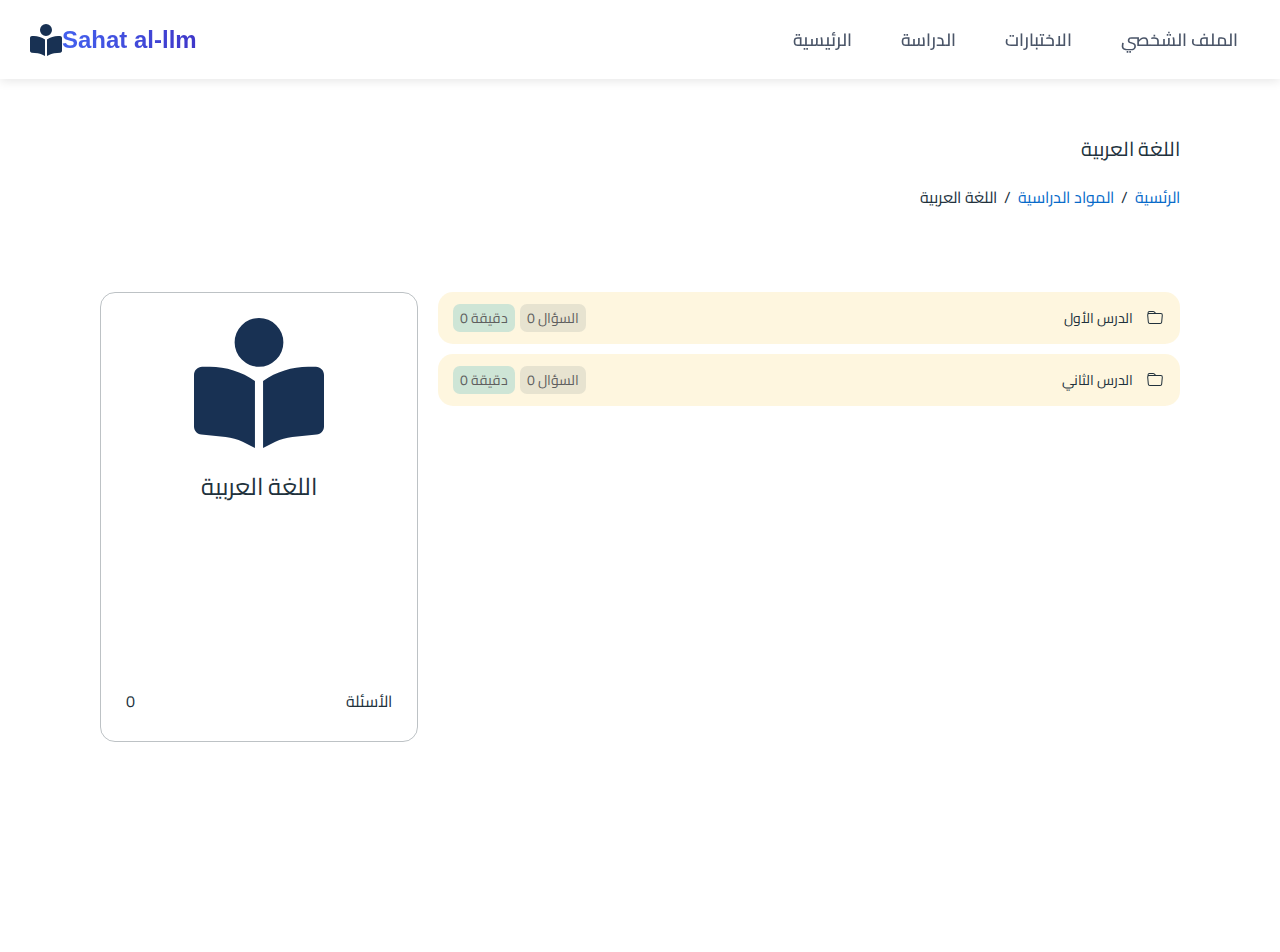
<file: test.html>
<!-- <?php require_once './php/auth_check.php'; ?> -->
<!DOCTYPE html>
<html lang="ar">
<head>
    <meta charset="UTF-8">
    <meta name="viewport" content="width=device-width, initial-scale=1.0">
    <meta name="description" content="منصة تعليمية متكاملة لمساعدة الطلاب على تنظيم الدراسة، وضع خطط دراسية ذكية، تحسين الأداء الأكاديمي، وحل اختبارات تفاعلية. ابدأ رحلتك نحو التفوق مع أدواتنا الذكية وتقارير الأداء المُفصّلة!">
    <meta name="keywords" content="تنظيم الدراسة, خطط دراسية, تحسين الأداء الدراسي, اختبارات تفاعلية, نصائح دراسية, جدول مذاكرة, مهارات التعلم, مراجعة الدروس, حلول امتحانات, منصة تعليمية, موارد دراسية, إدارة الوقت للطلاب, تعلم فعال, تقنيات الحفظ, التحضير للامتحانات, دروس مجانية, تمارين تدريبية, تقييم ذاتي, تعليم عن بعد, أدوات الدراسة الذكية">
    <meta name="author" content="ساحة العلم - رفيقك نحو التفوق الأكاديمي">
    <meta property="og:url" content="https://starlit-axolotl-737204.netlify.app">
    <meta property="og:image" content="https://starlit-axolotl-737204.netlify.app/image/logo/logo.png">
    <meta property="og:type" content="website">
    <meta name="twitter:image" content="https://starlit-axolotl-737204.netlify.app/image/logo/logo.png">
    <link rel="stylesheet" href="https://cdnjs.cloudflare.com/ajax/libs/font-awesome/6.0.0-beta3/css/all.min.css">
    <link href="https://fonts.googleapis.com/css2?family=Cairo:wght@400;700&display=swap" rel="stylesheet">
    <link rel="preconnect" href="https://fonts.googleapis.com">
    <link rel="preconnect" href="https://fonts.gstatic.com" crossorigin>
    <link rel="stylesheet" href="https://cdn.jsdelivr.net/npm/bootstrap-icons@1.13.1/font/bootstrap-icons.min.css">
    <link href="https://fonts.googleapis.com/css2?family=Nunito:ital,wght@0,200..1000;1,200..1000&family=Raleway:ital,wght@0,100..900;1,100..900&display=swap" rel="stylesheet">
    <link rel="icon" href="image/logo/book-open-reader-solid.svg" type="image/svg">
    <script async src="https://www.googletagmanager.com/gtag/js?id=G-B2Z6G6EY81"></script>
    <script>window.dataLayer = window.dataLayer || [];function gtag(){dataLayer.push(arguments);}gtag('js', new Date());gtag('config', 'G-B2Z6G6EY81');</script>
    <link rel="stylesheet" href="css/style.css">
    <link rel="stylesheet" href="css/study.css">
    <link rel="stylesheet" href="css/study-mat.css">
    <link rel="stylesheet" href="css/Dark Mode.css">
    <title>Sahat Al-llm</title>
    <!-- Google Tag Manager -->
    <script>(function(w,d,s,l,i){w[l]=w[l]||[];w[l].push({'gtm.start':new Date().getTime(),event:'gtm.js'});var f=d.getElementsByTagName(s)[0],j=d.createElement(s),dl=l!='dataLayer'?'&l='+l:'';j.async=true;j.src='https://www.googletagmanager.com/gtm.js?id='+i+dl;f.parentNode.insertBefore(j,f);})(window,document,'script','dataLayer','GTM-K73Z87CS');</script>
    <!-- End Google Tag Manager -->
    <style>

        /* تنسيق عام للرأس */
.dashboard-header {
    background-color: #ffffff;
    box-shadow: 0 2px 10px rgba(0, 0, 0, 0.1);
    padding: 15px 30px;
    display: flex;
    justify-content: space-between;
    align-items: center;
    position: fixed;
    top: 0;
    left: 0;
    right: 0;
    z-index: 1000;
    transition: all 0.3s ease;
}

/* تأثير عند التمرير */
.dashboard-header.scrolled {
    padding: 10px 30px;
    box-shadow: 0 4px 12px rgba(0, 0, 0, 0.15);
}

/* تنسيق الشعار */
.dashboard-logo {
    display: flex;
    align-items: center;
    gap: 12px;
}

.logo-link {
    display: flex;
    align-items: center;
    text-decoration: none;
    transition: transform 0.3s ease;
}

.logo-link:hover {
    transform: translateY(-2px);
}

.logo-img {
    width: 32px;
    height: 32px;
    object-fit: contain;
}

.logo-text {
    color: #4361ee;
    font-size: 1.5rem;
    font-weight: 700;
    margin: 0;
    font-family: 'Tajawal', sans-serif;
    background: linear-gradient(to right, #4361ee, #3f37c9);
    -webkit-background-clip: text;
    -webkit-text-fill-color: transparent;
}

/* تنسيق قائمة التنقل */
.dashboard-navbar {
    display: flex;
    align-items: center;
}

.navbar-list {
    display: flex;
    list-style: none;
    margin: 0;
    padding: 0;
    gap: 25px;
}

.navbar-item {
    position: relative;
}

.navbar-link {
    color: #4a5568;
    text-decoration: none;
    font-size: 1.1rem;
    font-weight: 600;
    padding: 8px 12px;
    border-radius: 8px;
    transition: all 0.3s ease;
    display: flex;
    align-items: center;
    gap: 8px;
}

.navbar-link:hover {
    color: #4361ee;
    background-color: #eef2ff;
}

.navbar-link.active {
    color: #4361ee;
    background-color: #eef2ff;
}

/* تأثير عند التفعيل */
.navbar-item::after {
    content: '';
    position: absolute;
    bottom: -5px;
    left: 50%;
    transform: translateX(-50%);
    width: 0;
    height: 3px;
    background: linear-gradient(to right, #4361ee, #3f37c9);
    border-radius: 3px;
    transition: width 0.3s ease;
}

.navbar-item:hover::after,
.navbar-item.active::after {
    width: 70%;
}

/* زر القائمة المنسدلة للجوال */
.menu-toggle {
    display: none;
    background: none;
    border: none;
    color: #4361ee;
    font-size: 1.5rem;
    cursor: pointer;
}

/* التكيف مع الشاشات الصغيرة */
@media (max-width: 768px) {
    .dashboard-header {
        padding: 15px 20px;
    }
    
    .navbar-list {
        position: fixed;
        top: 70px;
        right: -100%;
        width: 80%;
        max-width: 300px;
        background: white;
        flex-direction: column;
        align-items: flex-start;
        padding: 20px;
        box-shadow: -5px 5px 15px rgba(0, 0, 0, 0.1);
        border-radius: 0 0 0 15px;
        transition: right 0.3s ease;
        gap: 15px;
    }
    
    .navbar-list.active {
        right: 0;
    }
    
    .navbar-link {
        width: 100%;
        padding: 12px 15px;
    }
    
    .menu-toggle {
        display: block;
    }
    
    .navbar-item::after {
        bottom: 0;
        left: 0;
        transform: none;
        width: 3px;
        height: 0;
    }
    
    .navbar-item:hover::after,
    .navbar-item.active::after {
        width: 3px;
        height: 70%;
    }
}

/* إضافة تأثيرات حركية */
@keyframes fadeIn {
    from { opacity: 0; transform: translateY(-10px); }
    to { opacity: 1; transform: translateY(0); }
}

.navbar-item {
    animation: fadeIn 0.5s ease forwards;
}

.navbar-item:nth-child(1) { animation-delay: 0.1s; }
.navbar-item:nth-child(2) { animation-delay: 0.2s; }
.navbar-item:nth-child(3) { animation-delay: 0.3s; }
.navbar-item:nth-child(4) { animation-delay: 0.4s; }
        .select-exam {
    width: 70%;
}
.select-exam .container .select {
    display: flex;
    flex-direction: row-reverse;
    justify-content: space-between;
    padding: 12px 15px;
    border-radius: 15px;
    background-color: var(--fc-background-color);
    box-shadow: var(--fc-box-shadow);
    margin-bottom: 10px;
    cursor: var(--fc-cursor-poi);
}

.select-exam .container .top-exam,.container .contol-exam {
    display: flex;
    flex-direction: row-reverse;
    align-items: center;
}

.select-exam .container .top-exam svg {
    margin-left: 7px;
    width: 20px;
}

.select-exam .container .top-exam .title-exam, .container .contol-exam .bottun,
.contol-exam .timer {
    font-size: 14px;
    font-weight: 400;
    margin-right: 5px;
}

.container .contol-exam .bottun,
.contol-exam .timer {
    padding: 1px 7px;
    border-radius: var(--fc-border-radius-width);
    color: var(--fc-p-co);
}

.container .contol-exam .bottun {
    background-color: #1d3b531a;
}

.container .contol-exam .timer {
    background-color: #17a3b835;
} 
    </style>
</head>
<body>
    <section class="heart-profile">
        <section class="dashboard-header">
            <div class="dashboard-logo">
                <a href="../index.html" class="logo-link">
                    <img src="../image/logo/book-open-reader-solid.svg" alt="Sahat Al-llm Logo" class="logo-img">
                    <h1 class="logo-text">Sahat al-llm</h1>
                </a>
            </div>
            <nav class="dashboard-navbar">
                <ul class="navbar-list">
                    <li class="navbar-item"><a href="../index.php" class="navbar-link">الرئيسية</a></li>
                    <li class="navbar-item"><a href="../study/study.php" class="navbar-link">الدراسة</a></li>
                    <li class="navbar-item"><a href="../exam/exam.php" class="navbar-link">الاختبارات</a></li>
                    <li class="navbar-item"><a href="../profile/profile.php" class="navbar-link">الملف الشخصي</a></li>
                </ul>
            </nav>
    </section>
    <!-- Google Tag Manager (noscript) -->
    <noscript><iframe src="https://www.googletagmanager.com/ns.html?id=GTM-K73Z87CS"
    height="0" width="0" style="display:none;visibility:hidden"></iframe></noscript>
    <!-- End Google Tag Manager (noscript) -->
    <!-- Main -->
    <main class="all-section">
        <div class="container">
            <div class="dash-prt">
                <h3>اللغة العربية</h3>
                <span><a href="cour-3years.php">الرئسية</a><span class="back-slach">/</span><span><a href="../study.php">المواد الدراسية</a></span><span class="back-slach">/</span><span>اللغة العربية</span>
            </div>
        </div>
        <!-- section left -->
        <main class="cent">
            <section class="select-exam">
                <div class="container">
                    <div class="select">
                        <div class="top-exam">
                            <svg xmlns="http://www.w3.org/2000/svg" width="16" height="16" fill="currentColor" class="bi bi-folder" viewBox="0 0 16 16"><path d="M.54 3.87.5 3a2 2 0 0 1 2-2h3.672a2 2 0 0 1 1.414.586l.828.828A2 2 0 0 0 9.828 3h3.982a2 2 0 0 1 1.992 2.181l-.637 7A2 2 0 0 1 13.174 14H2.826a2 2 0 0 1-1.991-1.819l-.637-7a2 2 0 0 1 .342-1.31zM2.19 4a1 1 0 0 0-.996 1.09l.637 7a1 1 0 0 0 .995.91h10.348a1 1 0 0 0 .995-.91l.637-7A1 1 0 0 0 13.81 4zm4.69-1.707A1 1 0 0 0 6.172 2H2.5a1 1 0 0 0-1 .981l.006.139q.323-.119.684-.12h5.396z"/></svg>
                            <div class="title-exam"><span>الدرس الأول</span></div>
                        </div>
                        <div class="contol-exam">
                            <div class="bottun"><span>السؤال </span><span>0</span></div>
                            <div class="timer"><span>دقيقة </span><span>0</span></div>
                        </div>
                    </div>
                    <div class="select">
                        <div class="top-exam">
                            <svg xmlns="http://www.w3.org/2000/svg" width="16" height="16" fill="currentColor" class="bi bi-folder" viewBox="0 0 16 16"><path d="M.54 3.87.5 3a2 2 0 0 1 2-2h3.672a2 2 0 0 1 1.414.586l.828.828A2 2 0 0 0 9.828 3h3.982a2 2 0 0 1 1.992 2.181l-.637 7A2 2 0 0 1 13.174 14H2.826a2 2 0 0 1-1.991-1.819l-.637-7a2 2 0 0 1 .342-1.31zM2.19 4a1 1 0 0 0-.996 1.09l.637 7a1 1 0 0 0 .995.91h10.348a1 1 0 0 0 .995-.91l.637-7A1 1 0 0 0 13.81 4zm4.69-1.707A1 1 0 0 0 6.172 2H2.5a1 1 0 0 0-1 .981l.006.139q.323-.119.684-.12h5.396z"/></svg>
                            <div class="title-exam"><span>الدرس الثاني</span></div>
                        </div>
                        <div class="contol-exam">
                            <div class="bottun"><span>السؤال </span><span>0</span></div>
                            <div class="timer"><span>دقيقة </span><span>0</span></div>
                        </div>
                    </div>
                </div>
            </section>
            <!-- section right -->
            <section class="ri-matir">
                <div class="container-ri">
                    <div class="dashboard-quikli">
                        <svg class="logo-sahat-alllm" xmlns="http://www.w3.org/2000/svg" viewBox="0 0 512 512"><path fill="#183153" d="M160 96a96 96 0 1 1 192 0A96 96 0 1 1 160 96zm80 152l0 264-48.4-24.2c-20.9-10.4-43.5-17-66.8-19.3l-96-9.6C12.5 457.2 0 443.5 0 427L0 224c0-17.7 14.3-32 32-32l30.3 0c63.6 0 125.6 19.6 177.7 56zm32 264l0-264c52.1-36.4 114.1-56 177.7-56l30.3 0c17.7 0 32 14.3 32 32l0 203c0 16.4-12.5 30.2-28.8 31.8l-96 9.6c-23.2 2.3-45.9 8.9-66.8 19.3L272 512z"/></svg>
                        <h2>اللغة العربية</h2>
                    </div>
                    <div class="dashboard-qui">
                        <div class="row-ri">
                            <h4>الأسئلة</h4>
                            <span>0</span>
                        </div>
                        <!-- <div class="row-ti">
                            <p>مشاركة</p>
                            <div><a href="https://sahatalllm.com/study/arabic"><i class="bi bi-whatsapp"></i></a></div>
                            <div><a href="https://sahatalllm.com/study/arabic"><i class="bi bi-whatsapp"></i></a></div>
                        </div> -->
                    </div>
                </div>
            </section>
        </main>
    </main>
    <!--  -->
    <!--  -->
    <!--  -->
    <script src="./js/profile.js"></script>
    <script src="../js/script.js"></script>
    <script src="../js/light-dark-mode.js"></script>
    <script>
    // تحديد الأيقونة والهيدر
    const menuIcon = document.querySelector('.menu-icon');
        const header = document.querySelector('.header');

        // إضافة حدث الضغط على الأيقونة
        menuIcon.addEventListener('click', (event) => {
        header.classList.toggle('show'); // إظهار أو إخفاء الهيدر
        event.stopPropagation(); // منع الحدث من الوصول إلى العناصر الأخرى
        });

        // إضافة حدث الضغط على المستند
        document.addEventListener('click', (event) => {
        // التحقق إذا كان العنصر المضغوط عليه ليس الهيدر أو الأيقونة
        if (!header.contains(event.target) && !menuIcon.contains(event.target)) {
            header.classList.remove('show'); // إخفاء الهيدر
        }
    });

       // في دوال الاختيار، استبدل تغيير display مباشرةً بإضافة/إزالة الكلاسات
function hideAllSections() {
    document.querySelectorAll('.mat-study, .le-matir, .ri-matir').forEach(section => {
        section.classList.add('hide-section');
    });
    
    const lessonSelection = document.getElementById('lessonSelection');
    if (lessonSelection) lessonSelection.classList.add('hide-section');
}

function showSection(section) {
    if (section) {
        section.classList.remove('hide-section');
        section.classList.add('show-section');
    }
}
    </script>
</body>
</html>
</file>
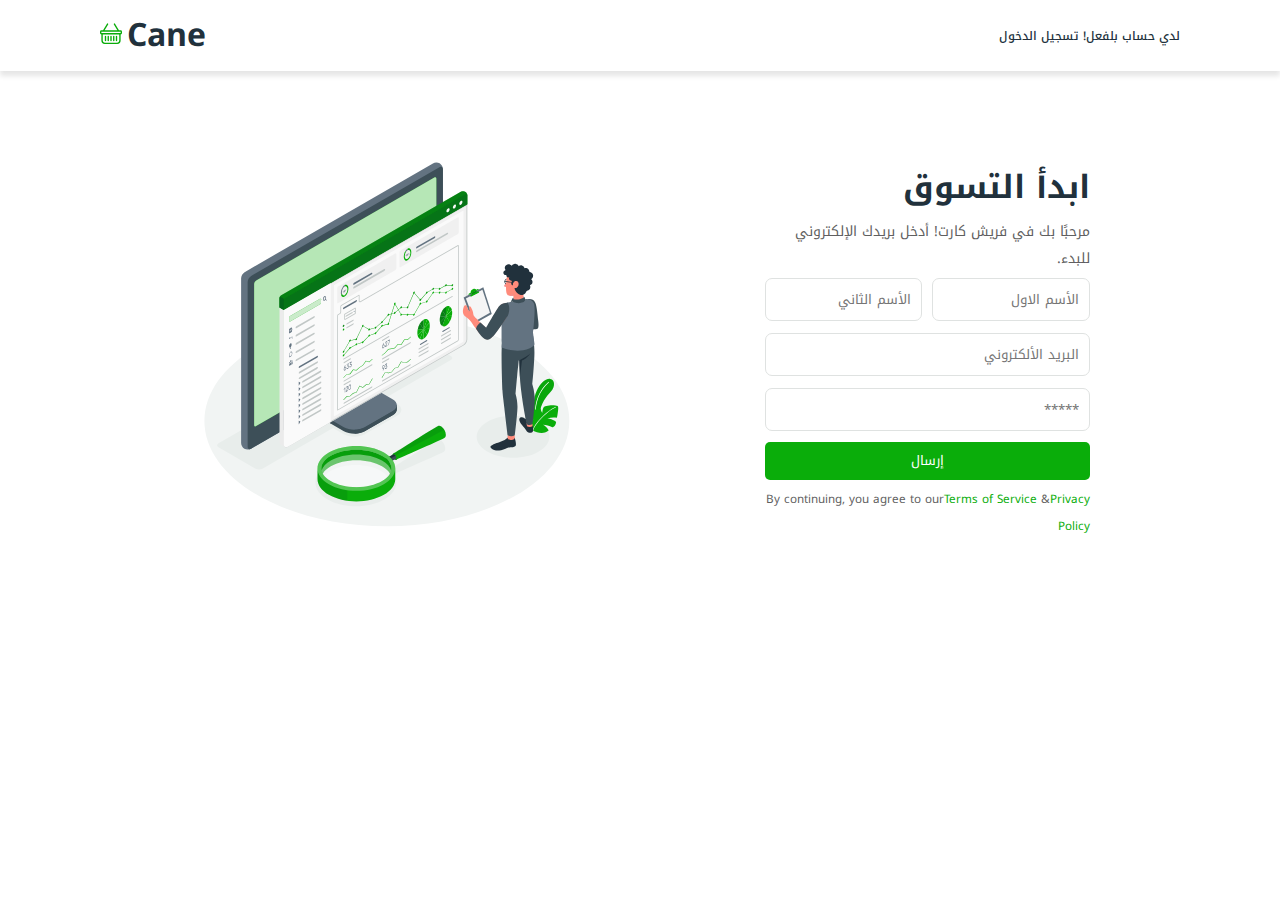
<file: Mahmoud Reda/login.html>
<!DOCTYPE html>
<html lang="en">
<head>
    <meta charset="UTF-8">
    <meta name="viewport" content="width=device-width, initial-scale=1.0">
    <link rel="stylesheet" href="./css/style.css">
    <link rel="preconnect" href="https://fonts.googleapis.com">
    <link rel="preconnect" href="https://fonts.gstatic.com" crossorigin>
    <link href="https://fonts.googleapis.com/css2?family=Noto+Kufi+Arabic:wght@100..900&family=Raleway:ital,wght@0,100..900;1,100..900&display=swap" rel="stylesheet">
    <link rel="stylesheet" href="https://cdn.jsdelivr.net/npm/bootstrap-icons@1.10.5/font/bootstrap-icons.css">
    <link rel="stylesheet" href="https://cdnjs.cloudflare.com/ajax/libs/font-awesome/6.0.0-beta3/css/all.min.css">
    <title>انشاء حساب | Sign up</title>
    <link rel="icon" type="image/svg" sizes="32x32" href="image/logo/basket.svg">
</head>
<body>
    <!-- Header -->
    <header class="header">
        <nav class="navbar">
            <a href="index.html">
                <div class="logo">
                    <svg xmlns="http://www.w3.org/2000/svg" fill="currentColor" class="bi bi-basket" viewBox="0 0 16 16">
                        <path d="M5.757 1.071a.5.5 0 0 1 .172.686L3.383 6h9.234L10.07 1.757a.5.5 0 1 1 .858-.514L13.783 6H15a1 1 0 0 1 1 1v1a1 1 0 0 1-1 1v4.5a2.5 2.5 0 0 1-2.5 2.5h-9A2.5 2.5 0 0 1 1 13.5V9a1 1 0 0 1-1-1V7a1 1 0 0 1 1-1h1.217L5.07 1.243a.5.5 0 0 1 .686-.172zM2 9v4.5A1.5 1.5 0 0 0 3.5 15h9a1.5 1.5 0 0 0 1.5-1.5V9zM1 7v1h14V7zm3 3a.5.5 0 0 1 .5.5v3a.5.5 0 0 1-1 0v-3A.5.5 0 0 1 4 10m2 0a.5.5 0 0 1 .5.5v3a.5.5 0 0 1-1 0v-3A.5.5 0 0 1 6 10m2 0a.5.5 0 0 1 .5.5v3a.5.5 0 0 1-1 0v-3A.5.5 0 0 1 8 10m2 0a.5.5 0 0 1 .5.5v3a.5.5 0 0 1-1 0v-3a.5.5 0 0 1 .5-.5m2 0a.5.5 0 0 1 .5.5v3a.5.5 0 0 1-1 0v-3a.5.5 0 0 1 .5-.5"/>
                    </svg>
                    <h1>Cane</h1>
                </div>
                <div class="root-linge">
                    <ul>
                        <li>لدي حساب بلفعل! <a href="signin.html">تسجيل الدخول</a></li>
                    </ul>
                </div>
            </a>
        </nav>
    </header>
    <!-- Form Section -->
    <section class="section-signup">
        <form action="./php/insert.php" method="post">
            <div class="row">
                <div class="fc-head-title">
                    <h1>ابدأ التسوق</h1>
                    <p>مرحبًا بك في فريش كارت! أدخل بريدك الإلكتروني </p>
                    <p>.للبدء</p>
                </div>
                <div class="flex-griy">
                    <div class="fc-fr-la-input">
                        <input type="text" name="first" id="first-name" placeholder="الأسم الاول" required/>
                    </div>
                    <div class="fc-la-input">
                        <input type="text" name="last" id="last-name" placeholder="الأسم الثاني" required/>
                    </div>
                </div>
                <div class="fc-email-input">
                    <input type="email" name="email" id="email" placeholder="البريد الألكتروني" required/>
                </div>
                <div class="fc-password-input">
                    <div class="password-field position-relative">
                        <input placeholder="*****" type="password" id="formSignupPassword" class="fakePassword form-control" name="password" required/>
                    </div>
                </div>
                <div class="fc-bgt-type">
                    <button type="submit">إرسال</button>
                    </div>
                    <p>
                        <small>
                            By continuing, you agree to our<a href="#!">Terms of Service</a>
                            &amp;<a href="#!">Privacy Policy</a>
                        </small>
                    </p>
                </div>
            </form>
        <div class="fc-logo-griy">
            <img src="./image/signup-g.svg" alt="لا توجد صورة">
        </div>    
    </section>
</body>
</html>
</file>
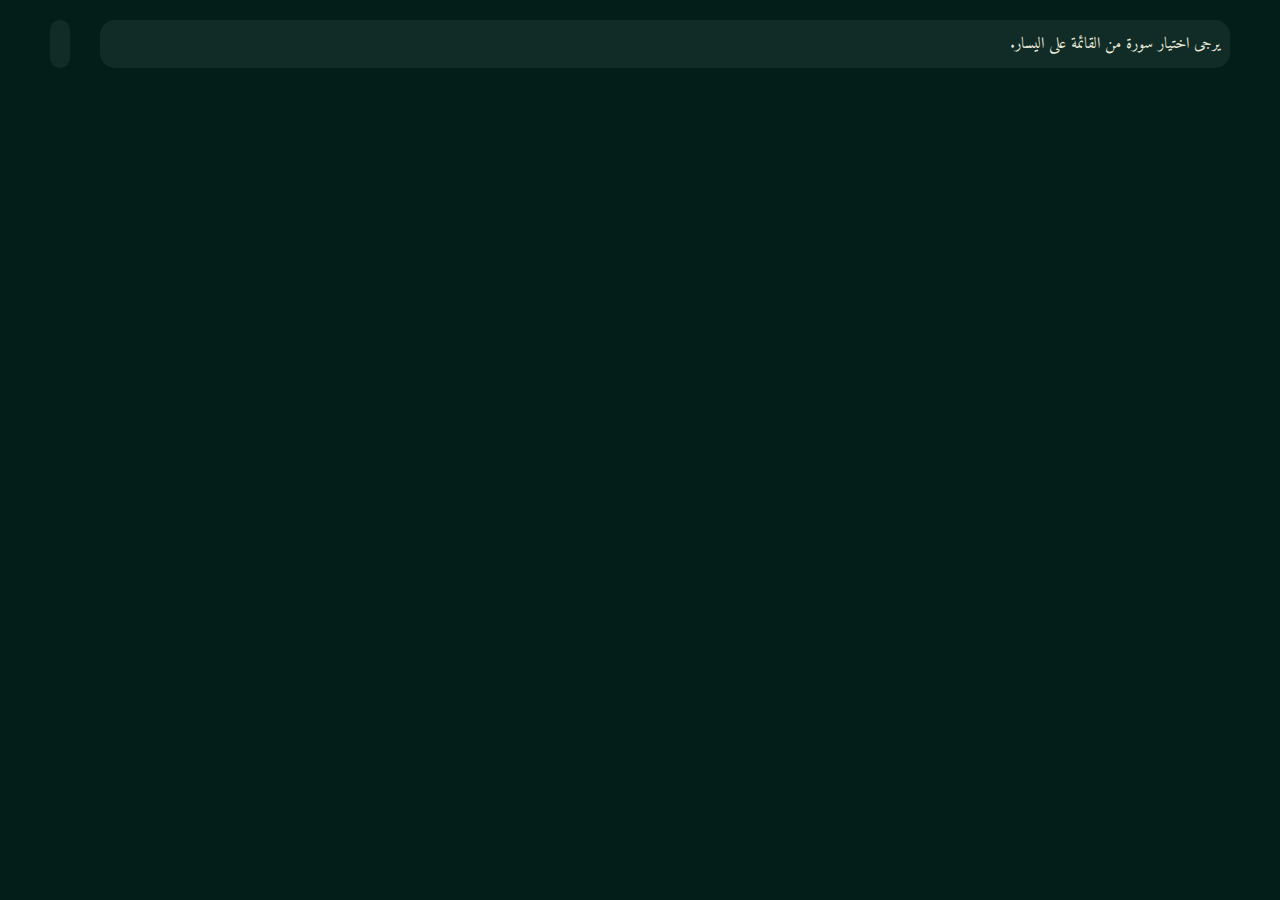
<file: Miraat Al_Mumin/Quran.html>
<!DOCTYPE html>
<html lang="ar">
<head>
    <meta charset="UTF-8">
    <meta name="viewport" content="width=device-width, initial-scale=1.0">
    <title>مرآة المؤمن | قرآن الكريم</title>
    <!-- Google tag (gtag.js) -->
    <link rel="stylesheet" href="CSS/quran.css">
    <link rel="icon" href="./image/Icon Miraat Al_Muin.svg" type="image/svg">
    <link href="https://fonts.googleapis.com/css2?family=Amiri&display=swap" rel="stylesheet">
    <link rel="stylesheet" href="https://cdn.jsdelivr.net/npm/bootstrap-icons@1.11.3/font/bootstrap-icons.min.css">
    <link href="https://cdnjs.cloudflare.com/ajax/libs/font-awesome/6.0.0-beta3/css/all.min.css" rel="stylesheet">
    <link href="https://fonts.googleapis.com/css2?family=Roboto:wght@400;700&display=swap" rel="stylesheet">
    <link rel="preconnect" href="https://fonts.googleapis.com">
    <link rel="preconnect" href="https://fonts.gstatic.com" crossorigin>
    <link href="https://fonts.googleapis.com/css2?family=Raleway:ital,wght@0,100..900;1,100..900&display=swap" rel="stylesheet">
    <script async src="https://www.googletagmanager.com/gtag/js?id=G-B2Z6G6EY81"></script>
    <script>window.dataLayer = window.dataLayer || [];function gtag(){dataLayer.push(arguments);}gtag('js', new Date());gtag('config', 'G-B2Z6G6EY81');</script>
</head>
<body>
    <div class="container-fluid">
        <div class="row">
            <!-- قائمة السور -->
            <div class="col-md-4 suras-list bg-light d-none">
                <ul id="suras-container" class="list-unstyled">
                    <!-- قائمة السور هنا -->
                </ul>
            </div>
            <!-- تفاصيل السورة -->
            <div class="col-md-8 sura-content">
                <div class="arrow">
                    <svg xmlns="http://www.w3.org/2000/svg" width="16" height="16" fill="currentColor" class="bi bi-list" viewBox="0 0 16 16" onclick="toggleSurasList()">
                        <path fill-rule="evenodd" d="M2.5 12a.5.5 0 0 1 .5-.5h10a.5.5 0 0 1 0 1H3a.5.5 0 0 1-.5-.5m0-4a.5.5 0 0 1 .5-.5h10a.5.5 0 0 1 0 1H3a.5.5 0 0 1-.5-.5m0-4a.5.5 0 0 1 .5-.5h10a.5.5 0 0 1 0 1H3a.5.5 0 0 1-.5-.5"/>
                    </svg>
                </div>
                <div id="sura-details">
                    <p class="text-center">يرجى اختيار سورة من القائمة على اليسار.</p>
                </div>
            </div>
        </div>
    </div>
    <script src="https://cdn.jsdelivr.net/npm/bootstrap@5.3.0-alpha1/dist/js/bootstrap.bundle.min.js"></script>
    <script src="https://code.jquery.com/jquery-3.6.0.min.js"></script>
    <script src="JS/quran.js"></script>
    <script>
        // دالة لتبديل حالة القائمة
        function toggleSurasList() {
            const surasList = document.querySelector('.suras-list');
            surasList.classList.toggle('open'); // إضافة أو إزالة حالة الفتح
        }
        
        // إغلاق القائمة عند النقر خارجها
        document.addEventListener('click', (event) => {
            const surasList = document.querySelector('.suras-list');
            const listIcon = document.querySelector('.bi-list');
            
            // التحقق إذا كان النقر خارج القائمة والأيقونة
            if (!surasList.contains(event.target) && !listIcon.contains(event.target)) {
            surasList.classList.remove('open'); // إغلاق القائمة
            }
        });
        
    </script>
</body>
</html>
</file>
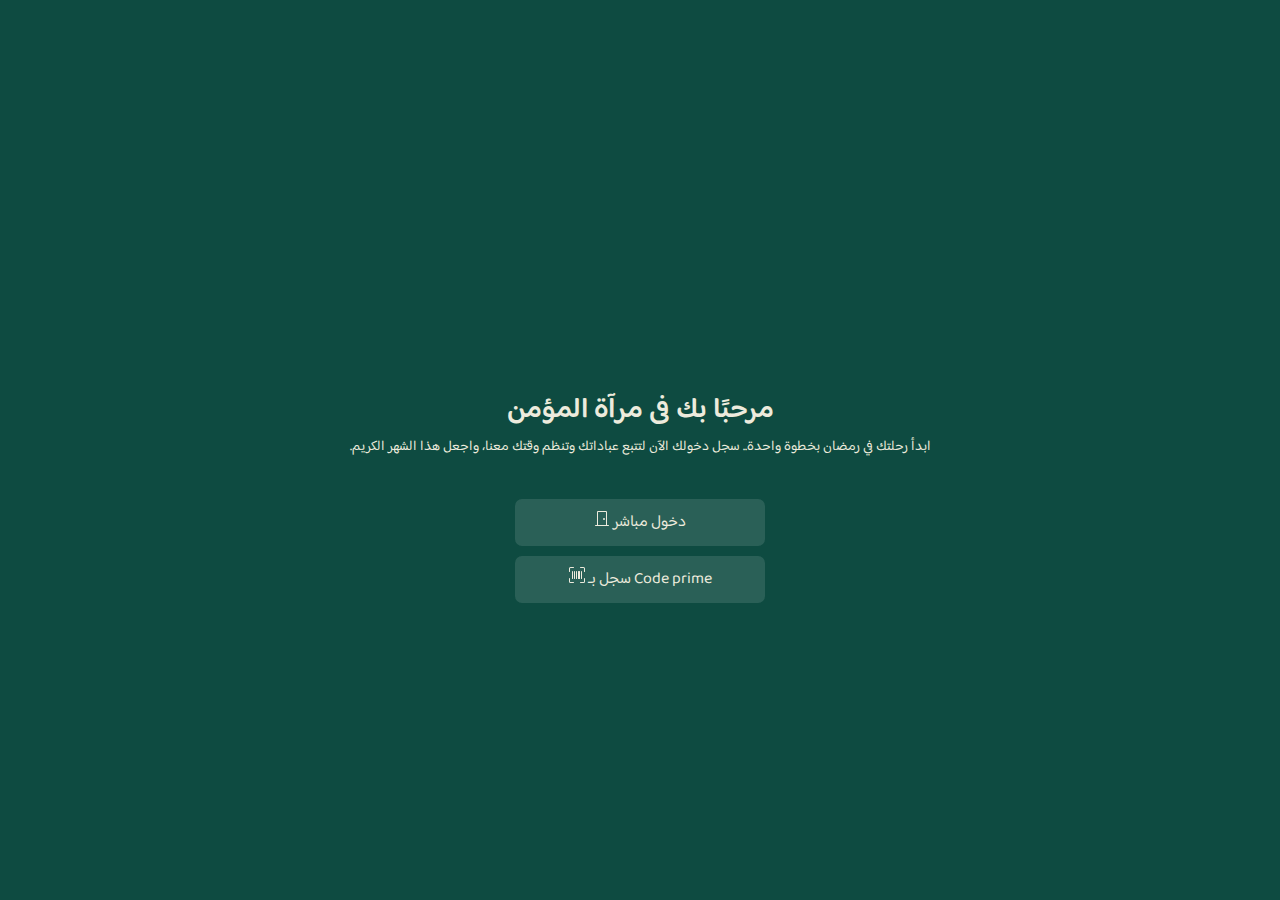
<file: Miraat Al_Mumin/signin.html>
<!DOCTYPE html>
<html lang="en">
<head>
    <meta charset="UTF-8">
    <meta name="viewport" content="width=device-width, initial-scale=1.0">
    <!-- Google tag (gtag.js) -->
    <script async src="https://www.googletagmanager.com/gtag/js?id=G-B2Z6G6EY81"></script>
    <script>window.dataLayer = window.dataLayer || [];function gtag(){dataLayer.push(arguments);}gtag('js', new Date());gtag('config', 'G-B2Z6G6EY81');</script>
    <link rel="stylesheet" href="CSS/styles-acc.css">
    <link rel="icon" href="./image/Islamic-Center-Logo.png" type="image/png">
    <link href="https://cdnjs.cloudflare.com/ajax/libs/font-awesome/6.0.0-beta3/css/all.min.css" rel="stylesheet">
    <meta name="description" content="موقع رمضان لتتبع العبادات والعادات اليومية. ساعدنا في تنظيم وقتك خلال رمضان، وتتبع صلواتك، قراءة القرآن، ساعات النوم، والمذاكرة. احصل على تقارير يومية وأسبوعية لتحسين أدائك الروحاني واليومي.">
    <meta name="keywords" content="تنظيم الوقت في رمضان, تتبع العبادات, تتبع الصلوات, تتبع القرآن, تتبع النوم, تتبع المذاكرة, تقارير رمضان, أداء رمضان, تحسين العبادات, تنظيم رمضان, عادات رمضان, إدارة الوقت في رمضان, تطبيقات رمضان, موقع رمضان">
    <meta name="author" content="موقع رمضان - تنظيم العبادات والعادات اليومية">
    <meta name="twitter:card" content="summary_large_image">
    <meta name="twitter:title" content="موقع رمضان - تتبع عباداتك وعاداتك اليومية">
    <meta name="twitter:description" content="موقع رمضان يساعدك على تنظيم وقتك وتتبع عباداتك وعاداتك اليومية خلال الشهر الكريم. احصل على تقارير مخصصة لتحسين أدائك الروحاني واليومي.">
    <meta property="og:title" content="موقع رمضان - تتبع عباداتك وعاداتك اليومية">
    <meta property="og:description" content="موقع رمضان يساعدك على تنظيم وقتك وتتبع عباداتك وعاداتك اليومية خلال الشهر الكريم. احصل على تقارير مخصصة لتحسين أدائك الروحاني واليومي.">
    <meta property="og:url" content="https://admirable-salamander-f89c1a.netlify.app">
    <meta property="og:image" content="https://admirable-salamander-f89c1a.netlify.app/image/Islamic-Center-Logo.png">
    <meta property="og:type" content="website">
    <meta name="twitter:image" content="https://gorgeous-starship-a36295.netlify.app/image/Islamic-Center-Logo.png">
    <link rel="preconnect" href="https://fonts.googleapis.com">
    <link rel="preconnect" href="https://fonts.gstatic.com" crossorigin>
    <link href="https://fonts.googleapis.com/css2?family=Baloo+Bhaijaan+2:wght@400..800&display=swap" rel="stylesheet">
    <link href="https://fonts.googleapis.com/css2?family=Ubuntu:ital,wght@0,300;0,400;0,500;0,700;1,300;1,400;1,500;1,700&display=swap" rel="stylesheet">
    <link rel="stylesheet" href="https://cdn.jsdelivr.net/npm/bootstrap-icons@1.11.3/font/bootstrap-icons.min.css">
    <title>مرآة المؤمن</title>
</head>
<body>
    <!-- Siwtch section/Page Click -->
    <!-- Tarrtel -->
    <section class="section-signin">
        <div class="container">
            <div class="welcome-website">
                <h1>مرحبًا بك فى مرآة المؤمن</h1>
                <p>.ابدأ رحلتك في رمضان بخطوة واحدة.. سجل دخولك الآن لتتبع عباداتك وتنظم وقتك معنا، واجعل هذا الشهر الكريم</p>
            </div>
            <div class="card-si-coder" id="direct-login">
                <svg xmlns="http://www.w3.org/2000/svg" width="16" height="16" fill="currentColor" class="bi bi-door-closed" viewBox="0 0 16 16">
                    <path d="M3 2a1 1 0 0 1 1-1h8a1 1 0 0 1 1 1v13h1.5a.5.5 0 0 1 0 1h-13a.5.5 0 0 1 0-1H3zm1 13h8V2H4z"/>
                    <path d="M9 9a1 1 0 1 0 2 0 1 1 0 0 0-2 0"/>
                </svg>
                دخول مباشر
            </div>
                <div class="card-si-coder">
                    <svg xmlns="http://www.w3.org/2000/svg" width="16" height="16" fill="currentColor" class="bi bi-upc-scan" viewBox="0 0 16 16"><path d="M1.5 1a.5.5 0 0 0-.5.5v3a.5.5 0 0 1-1 0v-3A1.5 1.5 0 0 1 1.5 0h3a.5.5 0 0 1 0 1zM11 .5a.5.5 0 0 1 .5-.5h3A1.5 1.5 0 0 1 16 1.5v3a.5.5 0 0 1-1 0v-3a.5.5 0 0 0-.5-.5h-3a.5.5 0 0 1-.5-.5M.5 11a.5.5 0 0 1 .5.5v3a.5.5 0 0 0 .5.5h3a.5.5 0 0 1 0 1h-3A1.5 1.5 0 0 1 0 14.5v-3a.5.5 0 0 1 .5-.5m15 0a.5.5 0 0 1 .5.5v3a1.5 1.5 0 0 1-1.5 1.5h-3a.5.5 0 0 1 0-1h3a.5.5 0 0 0 .5-.5v-3a.5.5 0 0 1 .5-.5M3 4.5a.5.5 0 0 1 1 0v7a.5.5 0 0 1-1 0zm2 0a.5.5 0 0 1 1 0v7a.5.5 0 0 1-1 0zm2 0a.5.5 0 0 1 1 0v7a.5.5 0 0 1-1 0zm2 0a.5.5 0 0 1 .5-.5h1a.5.5 0 0 1 .5.5v7a.5.5 0 0 1-.5.5h-1a.5.5 0 0 1-.5-.5zm3 0a.5.5 0 0 1 1 0v7a.5.5 0 0 1-1 0z"/></svg>
                    سجل بـ Code prime 
                </div>
            </div>
    </section>
    <script>
        document.getElementById('direct-login').addEventListener('click', function() {
            window.location.href = 'index.html'; // توجيه المستخدم إلى index.html
        });
    </script>
</body>
</html>
</file>
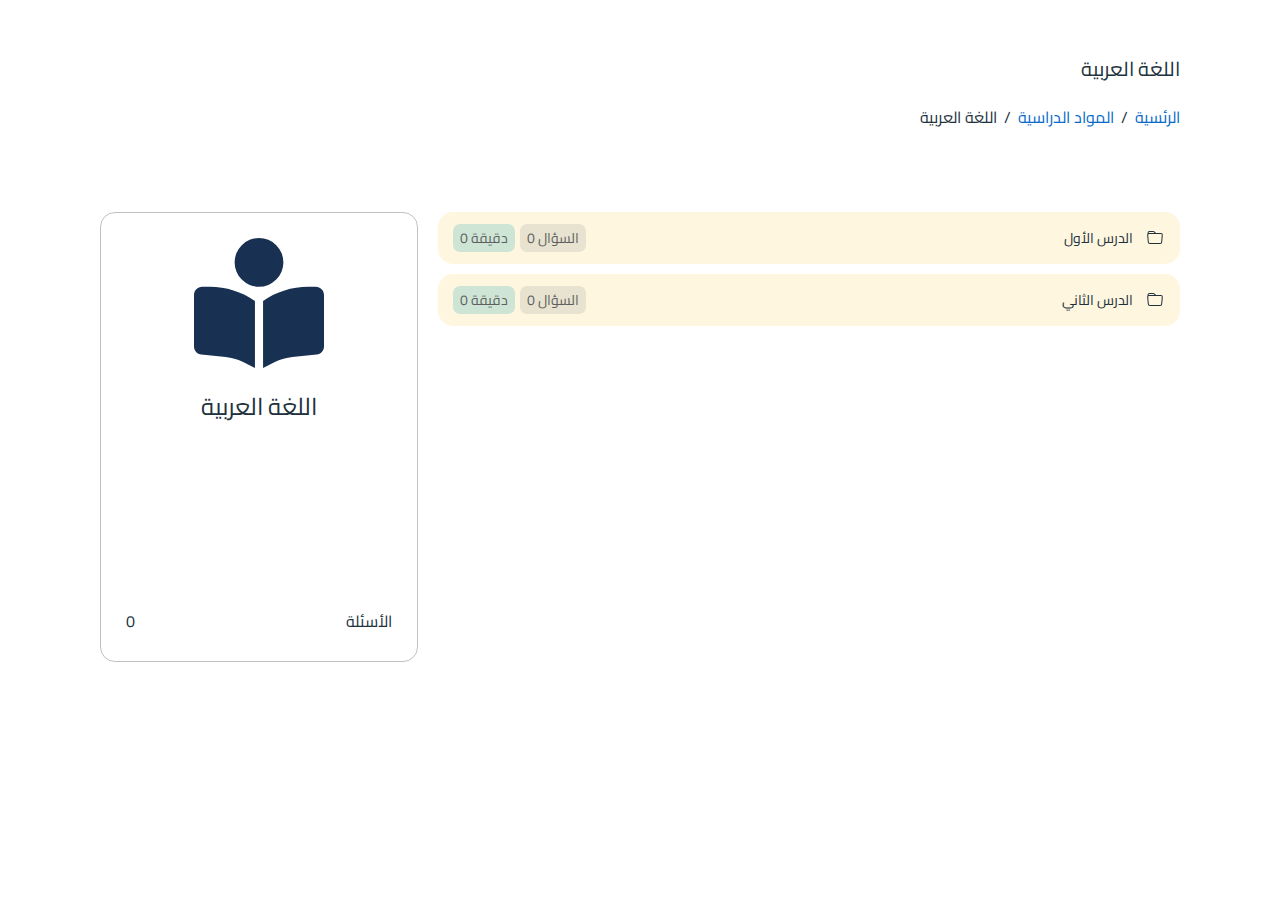
<file: Sahat Al-llm/test.html>
<!-- <?php require_once './php/auth_check.php'; ?> -->
<!DOCTYPE html>
<html lang="ar">
<head>
    <meta charset="UTF-8">
    <meta name="viewport" content="width=device-width, initial-scale=1.0">
    <meta name="description" content="منصة تعليمية متكاملة لمساعدة الطلاب على تنظيم الدراسة، وضع خطط دراسية ذكية، تحسين الأداء الأكاديمي، وحل اختبارات تفاعلية. ابدأ رحلتك نحو التفوق مع أدواتنا الذكية وتقارير الأداء المُفصّلة!">
    <meta name="keywords" content="تنظيم الدراسة, خطط دراسية, تحسين الأداء الدراسي, اختبارات تفاعلية, نصائح دراسية, جدول مذاكرة, مهارات التعلم, مراجعة الدروس, حلول امتحانات, منصة تعليمية, موارد دراسية, إدارة الوقت للطلاب, تعلم فعال, تقنيات الحفظ, التحضير للامتحانات, دروس مجانية, تمارين تدريبية, تقييم ذاتي, تعليم عن بعد, أدوات الدراسة الذكية">
    <meta name="author" content="ساحة العلم - رفيقك نحو التفوق الأكاديمي">
    <meta property="og:url" content="https://starlit-axolotl-737204.netlify.app">
    <meta property="og:image" content="https://starlit-axolotl-737204.netlify.app/image/logo/logo.png">
    <meta property="og:type" content="website">
    <meta name="twitter:image" content="https://starlit-axolotl-737204.netlify.app/image/logo/logo.png">
    <link rel="stylesheet" href="https://cdnjs.cloudflare.com/ajax/libs/font-awesome/6.0.0-beta3/css/all.min.css">
    <link href="https://fonts.googleapis.com/css2?family=Cairo:wght@400;700&display=swap" rel="stylesheet">
    <link rel="preconnect" href="https://fonts.googleapis.com">
    <link rel="preconnect" href="https://fonts.gstatic.com" crossorigin>
    <link rel="stylesheet" href="https://cdn.jsdelivr.net/npm/bootstrap-icons@1.13.1/font/bootstrap-icons.min.css">
    <link href="https://fonts.googleapis.com/css2?family=Nunito:ital,wght@0,200..1000;1,200..1000&family=Raleway:ital,wght@0,100..900;1,100..900&display=swap" rel="stylesheet">
    <link rel="icon" href="image/logo/book-open-reader-solid.svg" type="image/svg">
    <script async src="https://www.googletagmanager.com/gtag/js?id=G-B2Z6G6EY81"></script>
    <script>window.dataLayer = window.dataLayer || [];function gtag(){dataLayer.push(arguments);}gtag('js', new Date());gtag('config', 'G-B2Z6G6EY81');</script>
    <link rel="stylesheet" href="css/style.css">
    <link rel="stylesheet" href="css/study.css">
    <link rel="stylesheet" href="css/study-mat.css">
    <link rel="stylesheet" href="css/Dark Mode.css">
    <title>Sahat Al-llm</title>
    <!-- Google Tag Manager -->
    <script>(function(w,d,s,l,i){w[l]=w[l]||[];w[l].push({'gtm.start':new Date().getTime(),event:'gtm.js'});var f=d.getElementsByTagName(s)[0],j=d.createElement(s),dl=l!='dataLayer'?'&l='+l:'';j.async=true;j.src='https://www.googletagmanager.com/gtm.js?id='+i+dl;f.parentNode.insertBefore(j,f);})(window,document,'script','dataLayer','GTM-K73Z87CS');</script>
    <!-- End Google Tag Manager -->
    <style>
        .select-exam {
    width: 70%;
}
.select-exam .container .select {
    display: flex;
    flex-direction: row-reverse;
    justify-content: space-between;
    padding: 12px 15px;
    border-radius: 15px;
    background-color: var(--fc-background-color);
    box-shadow: var(--fc-box-shadow);
    margin-bottom: 10px;
    cursor: var(--fc-cursor-poi);
}

.select-exam .container .top-exam,.container .contol-exam {
    display: flex;
    flex-direction: row-reverse;
    align-items: center;
}

.select-exam .container .top-exam svg {
    margin-left: 7px;
    width: 20px;
}

.select-exam .container .top-exam .title-exam, .container .contol-exam .bottun,
.contol-exam .timer {
    font-size: 14px;
    font-weight: 400;
    margin-right: 5px;
}

.container .contol-exam .bottun,
.contol-exam .timer {
    padding: 1px 7px;
    border-radius: var(--fc-border-radius-width);
    color: var(--fc-p-co);
}

.container .contol-exam .bottun {
    background-color: #1d3b531a;
}

.container .contol-exam .timer {
    background-color: #17a3b835;
} 
    </style>
</head>
<body>
    <!-- Google Tag Manager (noscript) -->
    <noscript><iframe src="https://www.googletagmanager.com/ns.html?id=GTM-K73Z87CS"
    height="0" width="0" style="display:none;visibility:hidden"></iframe></noscript>
    <!-- End Google Tag Manager (noscript) -->
    <!-- Main -->
    <main class="all-section">
        <div class="container">
            <div class="dash-prt">
                <h3>اللغة العربية</h3>
                <span><a href="cour-3years.php">الرئسية</a><span class="back-slach">/</span><span><a href="../study.php">المواد الدراسية</a></span><span class="back-slach">/</span><span>اللغة العربية</span>
            </div>
        </div>
        <!-- section left -->
        <main class="cent">
            <section class="select-exam">
                <div class="container">
                    <div class="select">
                        <div class="top-exam">
                            <svg xmlns="http://www.w3.org/2000/svg" width="16" height="16" fill="currentColor" class="bi bi-folder" viewBox="0 0 16 16"><path d="M.54 3.87.5 3a2 2 0 0 1 2-2h3.672a2 2 0 0 1 1.414.586l.828.828A2 2 0 0 0 9.828 3h3.982a2 2 0 0 1 1.992 2.181l-.637 7A2 2 0 0 1 13.174 14H2.826a2 2 0 0 1-1.991-1.819l-.637-7a2 2 0 0 1 .342-1.31zM2.19 4a1 1 0 0 0-.996 1.09l.637 7a1 1 0 0 0 .995.91h10.348a1 1 0 0 0 .995-.91l.637-7A1 1 0 0 0 13.81 4zm4.69-1.707A1 1 0 0 0 6.172 2H2.5a1 1 0 0 0-1 .981l.006.139q.323-.119.684-.12h5.396z"/></svg>
                            <div class="title-exam"><span>الدرس الأول</span></div>
                        </div>
                        <div class="contol-exam">
                            <div class="bottun"><span>السؤال </span><span>0</span></div>
                            <div class="timer"><span>دقيقة </span><span>0</span></div>
                        </div>
                    </div>
                    <div class="select">
                        <div class="top-exam">
                            <svg xmlns="http://www.w3.org/2000/svg" width="16" height="16" fill="currentColor" class="bi bi-folder" viewBox="0 0 16 16"><path d="M.54 3.87.5 3a2 2 0 0 1 2-2h3.672a2 2 0 0 1 1.414.586l.828.828A2 2 0 0 0 9.828 3h3.982a2 2 0 0 1 1.992 2.181l-.637 7A2 2 0 0 1 13.174 14H2.826a2 2 0 0 1-1.991-1.819l-.637-7a2 2 0 0 1 .342-1.31zM2.19 4a1 1 0 0 0-.996 1.09l.637 7a1 1 0 0 0 .995.91h10.348a1 1 0 0 0 .995-.91l.637-7A1 1 0 0 0 13.81 4zm4.69-1.707A1 1 0 0 0 6.172 2H2.5a1 1 0 0 0-1 .981l.006.139q.323-.119.684-.12h5.396z"/></svg>
                            <div class="title-exam"><span>الدرس الثاني</span></div>
                        </div>
                        <div class="contol-exam">
                            <div class="bottun"><span>السؤال </span><span>0</span></div>
                            <div class="timer"><span>دقيقة </span><span>0</span></div>
                        </div>
                    </div>
                </div>
            </section>
            <!-- section right -->
            <section class="ri-matir">
                <div class="container-ri">
                    <div class="dashboard-quikli">
                        <svg class="logo-sahat-alllm" xmlns="http://www.w3.org/2000/svg" viewBox="0 0 512 512"><path fill="#183153" d="M160 96a96 96 0 1 1 192 0A96 96 0 1 1 160 96zm80 152l0 264-48.4-24.2c-20.9-10.4-43.5-17-66.8-19.3l-96-9.6C12.5 457.2 0 443.5 0 427L0 224c0-17.7 14.3-32 32-32l30.3 0c63.6 0 125.6 19.6 177.7 56zm32 264l0-264c52.1-36.4 114.1-56 177.7-56l30.3 0c17.7 0 32 14.3 32 32l0 203c0 16.4-12.5 30.2-28.8 31.8l-96 9.6c-23.2 2.3-45.9 8.9-66.8 19.3L272 512z"/></svg>
                        <h2>اللغة العربية</h2>
                    </div>
                    <div class="dashboard-qui">
                        <div class="row-ri">
                            <h4>الأسئلة</h4>
                            <span>0</span>
                        </div>
                        <!-- <div class="row-ti">
                            <p>مشاركة</p>
                            <div><a href="https://sahatalllm.com/study/arabic"><i class="bi bi-whatsapp"></i></a></div>
                            <div><a href="https://sahatalllm.com/study/arabic"><i class="bi bi-whatsapp"></i></a></div>
                        </div> -->
                    </div>
                </div>
            </section>
        </main>
    </main>
    <!--  -->
    <!--  -->
    <!--  -->
    <script src="../js/script.js"></script>
    <script src="../js/light-dark-mode.js"></script>
    <script>
    // تحديد الأيقونة والهيدر
    const menuIcon = document.querySelector('.menu-icon');
        const header = document.querySelector('.header');

        // إضافة حدث الضغط على الأيقونة
        menuIcon.addEventListener('click', (event) => {
        header.classList.toggle('show'); // إظهار أو إخفاء الهيدر
        event.stopPropagation(); // منع الحدث من الوصول إلى العناصر الأخرى
        });

        // إضافة حدث الضغط على المستند
        document.addEventListener('click', (event) => {
        // التحقق إذا كان العنصر المضغوط عليه ليس الهيدر أو الأيقونة
        if (!header.contains(event.target) && !menuIcon.contains(event.target)) {
            header.classList.remove('show'); // إخفاء الهيدر
        }
    });

       // في دوال الاختيار، استبدل تغيير display مباشرةً بإضافة/إزالة الكلاسات
function hideAllSections() {
    document.querySelectorAll('.mat-study, .le-matir, .ri-matir').forEach(section => {
        section.classList.add('hide-section');
    });
    
    const lessonSelection = document.getElementById('lessonSelection');
    if (lessonSelection) lessonSelection.classList.add('hide-section');
}

function showSection(section) {
    if (section) {
        section.classList.remove('hide-section');
        section.classList.add('show-section');
    }
}
    </script>
</body>
</html>
</file>
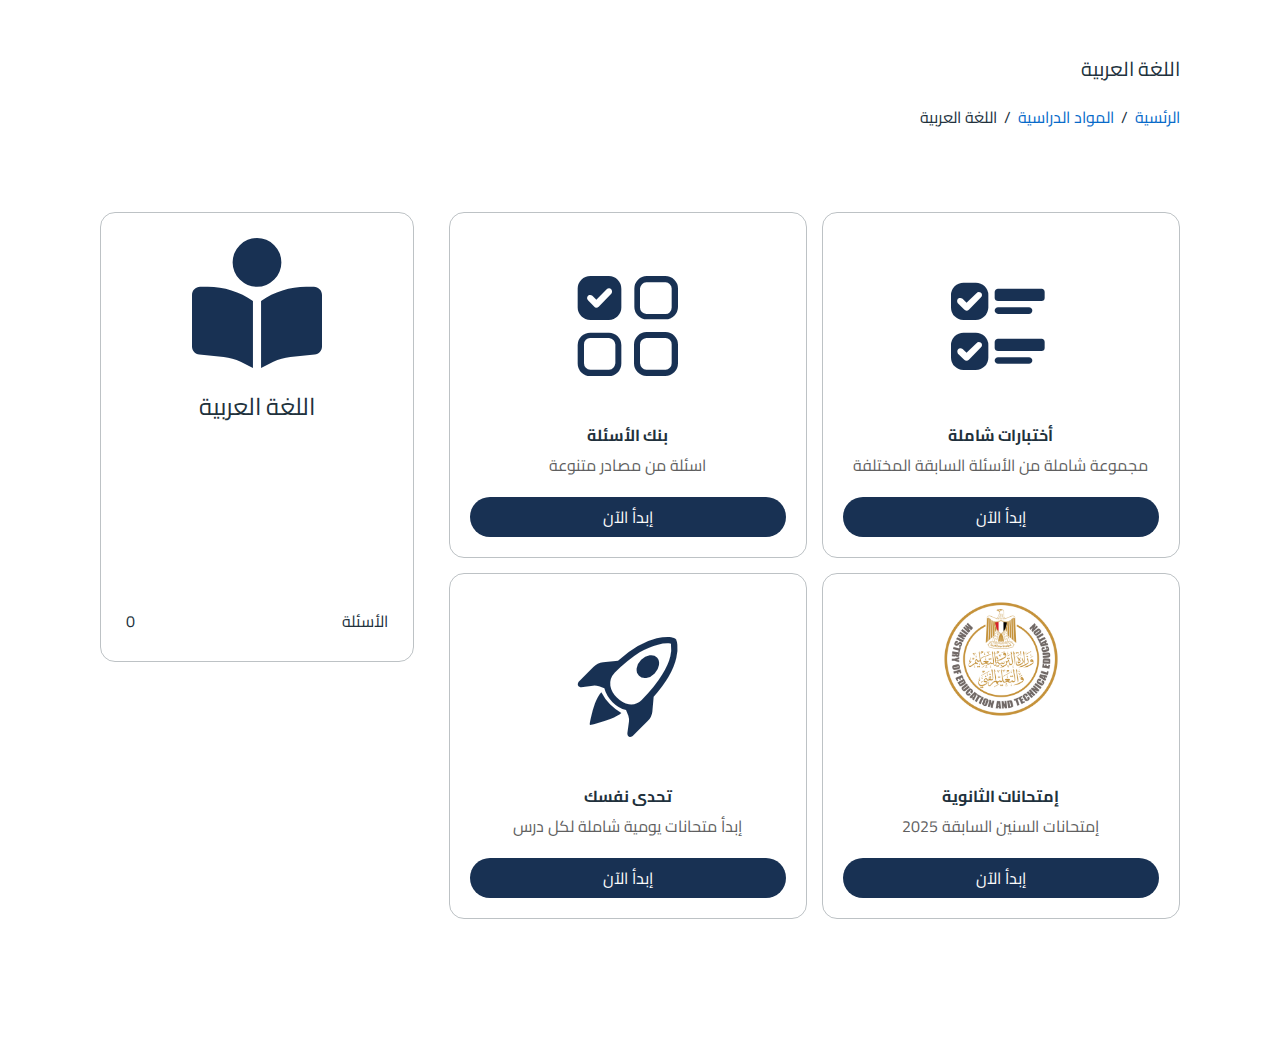
<file: study/arabic.html>
<!-- <?php require_once './php/auth_check.php'; ?> -->
<!DOCTYPE html>
<html lang="ar">
<head>
    <meta charset="UTF-8">
    <meta name="viewport" content="width=device-width, initial-scale=1.0">
    <meta name="description" content="منصة تعليمية متكاملة لمساعدة الطلاب على تنظيم الدراسة، وضع خطط دراسية ذكية، تحسين الأداء الأكاديمي، وحل اختبارات تفاعلية. ابدأ رحلتك نحو التفوق مع أدواتنا الذكية وتقارير الأداء المُفصّلة!">
    <meta name="keywords" content="تنظيم الدراسة, خطط دراسية, تحسين الأداء الدراسي, اختبارات تفاعلية, نصائح دراسية, جدول مذاكرة, مهارات التعلم, مراجعة الدروس, حلول امتحانات, منصة تعليمية, موارد دراسية, إدارة الوقت للطلاب, تعلم فعال, تقنيات الحفظ, التحضير للامتحانات, دروس مجانية, تمارين تدريبية, تقييم ذاتي, تعليم عن بعد, أدوات الدراسة الذكية">
    <meta name="author" content="ساحة العلم - رفيقك نحو التفوق الأكاديمي">
    <meta property="og:url" content="https://starlit-axolotl-737204.netlify.app">
    <meta property="og:image" content="https://starlit-axolotl-737204.netlify.app/image/logo/logo.png">
    <meta property="og:type" content="website">
    <meta name="twitter:image" content="https://starlit-axolotl-737204.netlify.app/image/logo/logo.png">
    <link rel="stylesheet" href="https://cdnjs.cloudflare.com/ajax/libs/font-awesome/6.0.0-beta3/css/all.min.css">
    <link href="https://fonts.googleapis.com/css2?family=Cairo:wght@400;700&display=swap" rel="stylesheet">
    <link rel="preconnect" href="https://fonts.googleapis.com">
    <link rel="preconnect" href="https://fonts.gstatic.com" crossorigin>
    <link rel="stylesheet" href="https://cdn.jsdelivr.net/npm/bootstrap-icons@1.13.1/font/bootstrap-icons.min.css">
    <link href="https://fonts.googleapis.com/css2?family=Nunito:ital,wght@0,200..1000;1,200..1000&family=Raleway:ital,wght@0,100..900;1,100..900&display=swap" rel="stylesheet">
    <link rel="icon" href="image/logo/book-open-reader-solid.svg" type="image/svg">
    <script async src="https://www.googletagmanager.com/gtag/js?id=G-B2Z6G6EY81"></script>
    <script>window.dataLayer = window.dataLayer || [];function gtag(){dataLayer.push(arguments);}gtag('js', new Date());gtag('config', 'G-B2Z6G6EY81');</script>
    <link rel="stylesheet" href="../css/style.css">
    <link rel="stylesheet" href="../css/study.css">
    <link rel="stylesheet" href="../css/study-mat.css">
    <link rel="stylesheet" href="../css/Dark Mode.css">
    <title>Sahat Al-llm</title>
    <!-- Google Tag Manager -->
    <script>(function(w,d,s,l,i){w[l]=w[l]||[];w[l].push({'gtm.start':new Date().getTime(),event:'gtm.js'});var f=d.getElementsByTagName(s)[0],j=d.createElement(s),dl=l!='dataLayer'?'&l='+l:'';j.async=true;j.src='https://www.googletagmanager.com/gtm.js?id='+i+dl;f.parentNode.insertBefore(j,f);})(window,document,'script','dataLayer','GTM-K73Z87CS');</script>
    <!-- End Google Tag Manager -->
</head>
<body>
    <!-- Google Tag Manager (noscript) -->
    <noscript><iframe src="https://www.googletagmanager.com/ns.html?id=GTM-K73Z87CS"
    height="0" width="0" style="display:none;visibility:hidden"></iframe></noscript>
    <!-- End Google Tag Manager (noscript) -->
    <!-- Main -->
    <main class="all-section">
        <div class="container">
            <div class="dash-prt">
                <h3>اللغة العربية</h3>
                <span><a href="cour-3years.php">الرئسية</a><span class="back-slach">/</span><span><a href="../study.php">المواد الدراسية</a></span><span class="back-slach">/</span><span>اللغة العربية</span>
            </div>
        </div>
        <!-- section left -->
        <main class="cent">
            <section class="le-matir">
                <div class="container">
                    <div class="card-le-totril">
                        <div class="le-card-to">
                            <div class="lech-top">
                                <i class="bi bi-ui-checks"></i>
                            </div>
                            <div class="lech-buttom">
                                <h4>أختبارات شاملة</h4>
                                <p>مجموعة شاملة من الأسئلة السابقة المختلفة</p>
                                <a href="#" class="card-btn">إبدأ الآن</a>
                            </div>
                        </div>
                        <div class="le-card-to">
                            <div class="lech-top">
                                <i class="bi bi-ui-checks-grid"></i>
                            </div>
                            <div class="lech-buttom">
                                <h4>بنك الأسئلة</h4>
                                <p>اسئلة من مصادر متنوعة</p>
                                <a href="#" class="card-btn">إبدأ الآن</a>
                            </div>
                        </div>
                        <div class="le-card-to">
                            <div class="lech-top">
                                <img src="../image/element/logo technical education.png" alt="لا توجد صورة" loading="lazy">
                            </div>
                            <div class="lech-buttom">
                                <h4>إمتحانات الثانوية</h4>
                                <p>إمتحانات السنين السابقة 2025</p>
                                <a href="#" class="card-btn">إبدأ الآن</a>
                            </div>
                        </div>
                        <div class="le-card-to">
                            <div class="lech-top">
                                <i class="bi bi-rocket-takeoff"></i>
                            </div>
                            <div class="lech-buttom">
                                <h4>تحدى نفسك</h4>
                                <p>إبدأ متحانات يومية شاملة لكل درس</p>
                                <a href="#" class="card-btn">إبدأ الآن</a>
                            </div>
                        </div>
                    </div>
                </div>
            </section>
            <!-- section right -->
            <section class="ri-matir">
                <div class="container-ri">
                    <div class="dashboard-quikli">
                        <svg class="logo-sahat-alllm" xmlns="http://www.w3.org/2000/svg" viewBox="0 0 512 512"><path fill="#183153" d="M160 96a96 96 0 1 1 192 0A96 96 0 1 1 160 96zm80 152l0 264-48.4-24.2c-20.9-10.4-43.5-17-66.8-19.3l-96-9.6C12.5 457.2 0 443.5 0 427L0 224c0-17.7 14.3-32 32-32l30.3 0c63.6 0 125.6 19.6 177.7 56zm32 264l0-264c52.1-36.4 114.1-56 177.7-56l30.3 0c17.7 0 32 14.3 32 32l0 203c0 16.4-12.5 30.2-28.8 31.8l-96 9.6c-23.2 2.3-45.9 8.9-66.8 19.3L272 512z"/></svg>
                        <h2>اللغة العربية</h2>
                    </div>
                    <div class="dashboard-qui">
                        <div class="row-ri">
                            <h4>الأسئلة</h4>
                            <span>0</span>
                        </div>
                        <!-- <div class="row-ti">
                            <p>مشاركة</p>
                            <div><a href="https://sahatalllm.com/study/arabic"><i class="bi bi-whatsapp"></i></a></div>
                            <div><a href="https://sahatalllm.com/study/arabic"><i class="bi bi-whatsapp"></i></a></div>
                        </div> -->
                    </div>
                </div>
            </section>
        </main>
    </main>
    <!--  -->
    <!--  -->
    <!--  -->
    <script src="../js/script.js"></script>
    <script src="../js/light-dark-mode.js"></script>
    <script>
    // تحديد الأيقونة والهيدر
    const menuIcon = document.querySelector('.menu-icon');
        const header = document.querySelector('.header');

        // إضافة حدث الضغط على الأيقونة
        menuIcon.addEventListener('click', (event) => {
        header.classList.toggle('show'); // إظهار أو إخفاء الهيدر
        event.stopPropagation(); // منع الحدث من الوصول إلى العناصر الأخرى
        });

        // إضافة حدث الضغط على المستند
        document.addEventListener('click', (event) => {
        // التحقق إذا كان العنصر المضغوط عليه ليس الهيدر أو الأيقونة
        if (!header.contains(event.target) && !menuIcon.contains(event.target)) {
            header.classList.remove('show'); // إخفاء الهيدر
        }
    });
    </script>
</body>
</html>
</file>
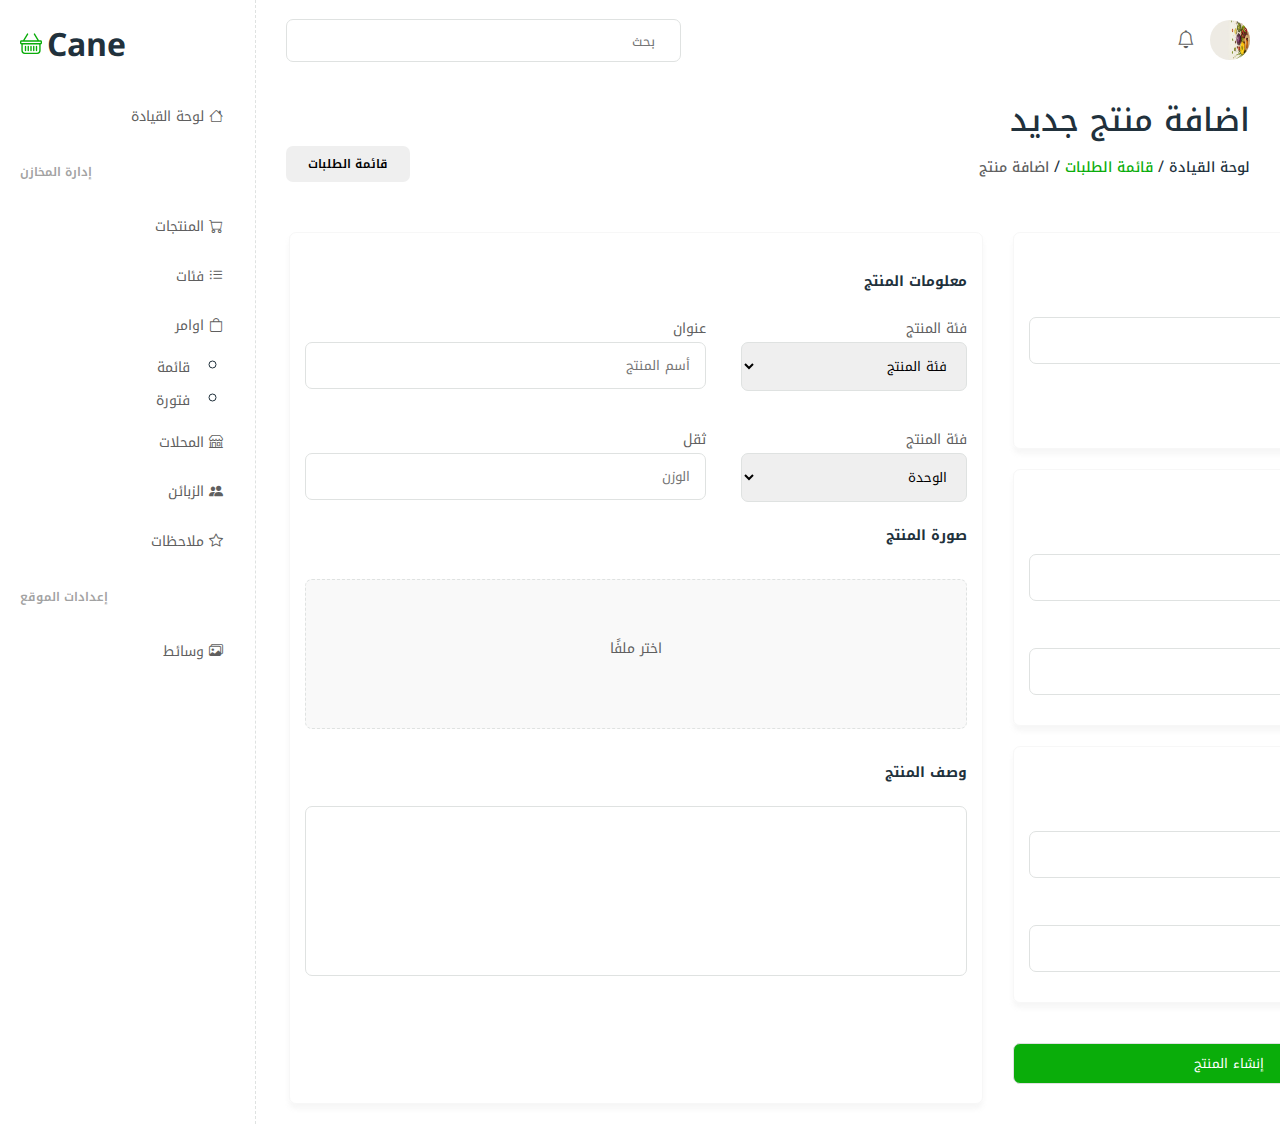
<file: Mahmoud Reda/dashboard/addproduct.html>
<!DOCTYPE html>
<html lang="en">
<head>
    <meta charset="UTF-8">
    <meta name="viewport" content="width=device-width, initial-scale=1.0">
    <meta charset="UTF-8">
    <meta name="viewport" content="width=device-width, initial-scale=1.0">
    <link rel="stylesheet" href="../css/dashboard.css">
    <link rel="preconnect" href="https://fonts.googleapis.com">
    <link rel="preconnect" href="https://fonts.gstatic.com" crossorigin>
    <link href="https://fonts.googleapis.com/css2?family=Noto+Kufi+Arabic:wght@100..900&family=Raleway:ital,wght@0,100..900;1,100..900&display=swap" rel="stylesheet">
    <link rel="stylesheet" href="https://cdn.jsdelivr.net/npm/bootstrap-icons@1.10.5/font/bootstrap-icons.css">
    <link rel="stylesheet" href="https://cdnjs.cloudflare.com/ajax/libs/font-awesome/6.0.0-beta3/css/all.min.css">
    <title>add-product | Cane</title>
    <link rel="icon" type="image/svg" sizes="32x32" href="../image/logo/basket.svg">
</head>
<body>
    <!-- Notifications -->
    <div class="overlay"></div>
    <div class="notifications-f">
        <div class="contanier">
            <div class="not-unread">
                <div class="not-check">
                    <h3>الأشعارات</h3>
                    <p>لديك <span>2</span> رسائل غير مقروءة</p>
                </div>
                <div class="not-icon-user">
                    <svg xmlns="http://www.w3.org/2000/svg" width="16" height="16" fill="currentColor" class="bi bi-check2-all" viewBox="0 0 16 16"><path d="M12.354 4.354a.5.5 0 0 0-.708-.708L5 10.293 1.854 7.146a.5.5 0 1 0-.708.708l3.5 3.5a.5.5 0 0 0 .708 0zm-4.208 7-.896-.897.707-.707.543.543 6.646-6.647a.5.5 0 0 1 .708.708l-7 7a.5.5 0 0 1-.708 0"/><path d="m5.354 7.146.896.897-.707.707-.897-.896a.5.5 0 1 1 .708-.708"/></svg>
                </div>
            </div>
            <hr>
            <div class="not-user">
                <div class="not-read-user">
                    <div class="not-image-user">
                        <img src="../image/Icon/Profile-icon-user.jpg" alt="لا توجد صورة مستخدم">
                    </div>
                    <div class="not-info-user">
                        <div class="not-order-user">
                            <p>أسم المستخدم <span>طلب المستخدم</span></p>
                        </div>
                        <div class="not-time-user">
                            <p>منذ <span> 1 </span>دقيقة <span><svg xmlns="http://www.w3.org/2000/svg"  fill="currentColor" class="bi bi-clock" viewBox="0 0 16 16"><path d="M8 3.5a.5.5 0 0 0-1 0V9a.5.5 0 0 0 .252.434l3.5 2a.5.5 0 0 0 .496-.868L8 8.71z"/><path d="M8 16A8 8 0 1 0 8 0a8 8 0 0 0 0 16m7-8A7 7 0 1 1 1 8a7 7 0 0 1 14 0"/></svg></span></p>
                        </div>
                    </div>
                </div>
                <div class="not-read-user">
                    <div class="not-image-user">
                        <img src="../image/Icon/Profile-icon-user.jpg" alt="لا توجد صورة مستخدم">
                    </div>
                    <div class="not-info-user">
                        <div class="not-order-user">
                            <p>طلب المسخدم</p>
                        </div>
                        <div class="not-time-user">
                            <p>منذ <span> 1 </span>دقيقة <span><svg xmlns="http://www.w3.org/2000/svg" width="16" height="16" fill="currentColor" class="bi bi-clock" viewBox="0 0 16 16"><path d="M8 3.5a.5.5 0 0 0-1 0V9a.5.5 0 0 0 .252.434l3.5 2a.5.5 0 0 0 .496-.868L8 8.71z"/><path d="M8 16A8 8 0 1 0 8 0a8 8 0 0 0 0 16m7-8A7 7 0 1 1 1 8a7 7 0 0 1 14 0"/></svg></span></p>
                        </div>
                    </div>
                </div>
            </div>
        </div>
    </div>
    <header class="header">
        <div class="contanier">
            <div class="con-logo">
                <a href="../index.php">
                    <div class="logo">
                        <svg xmlns="http://www.w3.org/2000/svg" fill="currentColor" class="bi bi-basket" viewBox="0 0 16 16">
                            <path d="M5.757 1.071a.5.5 0 0 1 .172.686L3.383 6h9.234L10.07 1.757a.5.5 0 1 1 .858-.514L13.783 6H15a1 1 0 0 1 1 1v1a1 1 0 0 1-1 1v4.5a2.5 2.5 0 0 1-2.5 2.5h-9A2.5 2.5 0 0 1 1 13.5V9a1 1 0 0 1-1-1V7a1 1 0 0 1 1-1h1.217L5.07 1.243a.5.5 0 0 1 .686-.172zM2 9v4.5A1.5 1.5 0 0 0 3.5 15h9a1.5 1.5 0 0 0 1.5-1.5V9zM1 7v1h14V7zm3 3a.5.5 0 0 1 .5.5v3a.5.5 0 0 1-1 0v-3A.5.5 0 0 1 4 10m2 0a.5.5 0 0 1 .5.5v3a.5.5 0 0 1-1 0v-3A.5.5 0 0 1 6 10m2 0a.5.5 0 0 1 .5.5v3a.5.5 0 0 1-1 0v-3A.5.5 0 0 1 8 10m2 0a.5.5 0 0 1 .5.5v3a.5.5 0 0 1-1 0v-3a.5.5 0 0 1 .5-.5m2 0a.5.5 0 0 1 .5.5v3a.5.5 0 0 1-1 0v-3a.5.5 0 0 1 .5-.5"/>
                        </svg>
                        <h1>Cane</h1>
                    </div>
                </a>
            </div>
            <nav class="navbar">
                <ul class="nav-hed">
                    <li><a href=""><i class="bi bi-house"></i>لوحة القيادة</a></li>
                </ul>
                <div><span>إدارة المخازن</span></div>
                <ul class="nav-hed">
                    <li><a href="products.php"><i class="bi bi-cart"></i>المنتجات</a></li>
                    <li><a href="#"><i class="bi bi-list-ul"></i>فئات</a></li>
                    <li><a href=""><i class="bi bi-bag"></i>اوامر</a></li>
                    <ul class="on-un-order-list">
                        <li><a href="">قائمة</a></li>
                        <li><a href="">فتورة</a></li>
                    </ul>
                    <li><a href=""><i class="bi bi-shop"></i>المحلات</a></li>
                    <li><a href=""><i class="bi bi-people-fill"></i>الزبائن</a></li>
                    <li><a href=""><i class="bi bi-star"></i>ملاحظات</a></li>
                </ul>
                <div><span>إعدادات الموقع</span></div>
                <ul class="nav-hed">
                    <li><a href=""><i class="bi bi-images"></i>وسائط</a></li>
                    <li><a href=""><i class="bi bi-gear"></i>إعدادات المتجر</a></li>
                </ul>
                <div><span>دعم</span></div>
                <ul class="nav-hed">
                    <li><a href=""><i class="bi bi-headphones"></i>تذكرة الدعم الفني</a></li>
                    <li><a href=""><i class="bi bi-question-circle"></i>مركز المساعدة</a></li>
                    <li><a href=""><i class="bi bi-infinity"></i>كيف يعمل Cane</a></li>
                </ul>
            </nav>
        </div>
    </header>
    <section class="order-list">
        <div class="contanier">
            <div class="profile-head">
                <div class="ft-show-profile">
                    <img src="../image/ads/slide-2.jpg" alt="لا توجد صورة الموظف">
                    <div class="ft-hied-bell">
                        <ul>
                            <li title="الأشعارات"><i class="bi bi-bell"></i></li>
                        </ul>
                    </div>
                </div>
                <div class="ft-search-profile">
                    <label for="search">
                        <input type="search" name="search" id="search" placeholder="بحث"/>
                    </label>
                </div>
            </div>
            <div class="add-product">
                <div class="ft-name-order-list">
                    <div class="ft-name">
                        <h1>اضافة منتج جديد</h1>
                    </div>
                    <div class="ft-link">
                        <label>
                            <a href="">لوحة القيادة</a>
                            <span>/</span>
                            <a class="co-45" href="products.php">قائمة الطلبات</a>
                            <span>/</span>
                            <a class="co-46" href="#">اضافة منتج</a>
                        </label>
                    </div>
                </div>
                <div class="add-to-btn">
                    <button id="products" >قائمة الطلبات</button>
                </div>
            </div>
        </div>
        <div class="product-information">
            <form action="../php/add-product.php" method="post" enctype="multipart/form-data">
                <div class="ga-pors">
                    <div class="ga-co-contanier">
                        <h3>معلومات المنتج</h3>
                        <div class="ga-grop">
                            <div class="ga-1">
                                <label for="Category-1">فئة المنتج</label>
                                <select name="Category" id="Category-1">
                                    <option value="1">فئة المنتج</option>
                                    <option value="2">منتجات الألبان و الخبز و البيض</option>
                                    <option value="3">وجبات خفيفة</option>
                                </select>
                            </div>
                            <div class="ga-1">
                                <label for="name products">عنوان</label>
                                <input type="text" name="name_products" id="name products" placeholder="أسم المنتج" required>
                            </div>
                            <div class="ga-1">
                                <label for="Category">فئة المنتج</label>
                                <select name="Category" id="Category">
                                    <option value="بدون وحدة">الوحدة</option>
                                    <option value="g">g</option>
                                    <option value="kg">kg</option>
                                    <option value="t">t</option>
                                </select>
                            </div>
                            <div class="ga-1">
                                <label for="wiegth">ثقل</label>
                                <input accept="image/*" multiple type="text" name="wiegth" id="wiegth" placeholder="الوزن" required>
                            </div>
                        </div>
                        <div class="ga-2">
                            <h3>صورة المنتج</h3>
                            <label for="file" class="file-label">
                                <input type="file" name="file" id="file" required />
                                اختر ملفًا
                            </label>
                        </div>
                        <div class="ga-2">
                            <h3>وصف المنتج</h3>
                            <label for="description">
                                <textarea name="description" id="description"></textarea>
                            </label>
                        </div>
                    </div>
                    <div class="ga-co-get">
                        <div class="contanier">
                            <div class="cordro-ga-3">
                                <div class="griy-box">
                                    <label class="toggle-switch">
                                        <input type="checkbox" id="myToggle" checked>
                                        <span class="slider"></span>
                                    </label>
                                    <div class="in-local-storge">
                                        <small class="in-storge">متوفر في المخزون</small>
                                    </div>
                                </div>
                                <div class="ga-3">
                                    <label for="product_code">رمز المنتج</label>
                                    <input type="text" name="product_code" id="product_code" value="FC # " placeholder="أدخل رمز المنتج" required>  
                                </div>
                                <div class="ga-3">
                                    <label for="raido">نشط
                                        <input type="radio" name="radio" id="radio" checked>
                                    </label>
                                    <label for="un-radio">غير نشط
                                        <input type="radio" name="radio" id="un-radio" >
                                    </label>
                                </div>
                            </div>
                            <div class="cordro-ga-3">
                                <h4>سعر المنتج</h4>
                                <div class="ga-4">
                                    <label>سعر العادي</label>
                                    <input type="number" name="prcie-normal" placeholder="0.00 ج" required>
                                </div>
                                <div class="ga-4">
                                    <label>سعر المنتج</label>
                                    <input type="text" name="price" />  <!-- تأكد من صحة الاسم هنا -->
                                </div>
                            </div>
                            <div class="cordro-ga-3">
                                <h4>بيانات المنتج</h4>
                                <div class="ga-5">
                                    <label>عنوان</label>
                                    <input type="text" name="prcie" placeholder="عنوان">
                                </div>
                                <div class="ga-5">
                                    <label>وصف</label>
                                    <input type="text" name="prcie" placeholder="الوصف" required>
                                </div>
                            </div>
                            <div class="btn">
                                <button>إنشاء المنتج</button>
                            </div>
                        </div>
                    </div>
                </div>
            </form>
        </div>        
    </section>
    <script>
        document.getElementById("products").onclick = function() {
            window.location.href = "products.php";
        }
    </script>
    <script>
        // الحصول على عناصر HTML
        const notificationButton = document.querySelector('.bi-bell'); // زر فتح الإشعارات
        const notificationContainer = document.querySelector('.notifications-f'); // نافذة الإشعارات
        const overlay = document.querySelector('.overlay'); // الخلفية الشفافة

        // إظهار نافذة الإشعارات والخلفية عند الضغط على زر الجرس
        notificationButton.addEventListener('click', (event) => {
            event.stopPropagation(); // منع إخفاء النافذة عند النقر على الزر نفسه
            notificationContainer.classList.toggle('show'); // تبديل العرض
            overlay.classList.toggle('show'); // تبديل عرض الخلفية
        });

        // إخفاء نافذة الإشعارات والخلفية عند النقر خارج القسم
        overlay.addEventListener('click', () => {
            notificationContainer.classList.remove('show'); // إخفاء النافذة
            overlay.classList.remove('show'); // إخفاء الخلفية
        });

    </script>
</body>
</html>
</file>
<file: css/style.css>
:root {
    --bs-primary-color: #ffffff;
    --bs-secondary-color: rgba(214, 41, 62, 0.1);
    --fc-background-color: hsla(44, 93%, 57%, 0.149);
    --fc-btn-bg: #066ac9;
    --fc-btn-bg-co: #001e2b;
    --fc-color-btn-new: #d6293e!important;
    --fc-inp-border-co: #dfe2e1;
    --fo-h1-h6-co: #21313c;
    --fc-p-co: #5f5f5f;
    --fc-par-color: #ffc107!important;
    --fc-prod-sale-color: #db3030!important;
    --fc-cursor-poi: pointer;
    --fc-margin-width: 0 100px;
    --fc-padding-width-btn: 7px 22px;
    --fc-border-color: #dfe2e1;
    --fc-border-width-none: none;
    --fc-border-width: 1px;
    --fc-border-style: solid;
    --fc-border-co-hevor: #066ac9;
    --fc-border-radius-width: 7px;
    --fc-box-shadow-hevor: 0px 0px 0px 5px #066bc954;
    --primary-color: #4a6bff;
    --secondary-color: #ff6b6b;
    --dark-color: #2c3e50;
    --light-color: #f8f9fa;
    --text-color: #333;
    --text-light: #777;
    --success-color: #28a745;
    --warning-color: #ffc107;
    --danger-color: #dc3545;
    --border-radius: 8px;
    --box-shadow: 0 5px 15px rgba(0, 0, 0, 0.1);
    --transition: all 0.3s ease;
}

.row {
    --fc-breakpoint-labtop-L: 1440px;
    --fc-breakpoint-laptop: 1024px;
    --fc-breakpoint-md: ;
    --fc-breakpoint-lg: ;
    --fc-breakpoint-xl: ;
    --fc-breakpoint-xxl: ;
}

* {
    font-family: "Noto Kufi Arabic", sans-serif;
    font-family: 'Cairo', sans-serif;
    box-sizing: border-box;
}

html {
    scroll-behavior: smooth;
}

body {
    font-family: "Noto Kufi Arabic", sans-serif;
    font-family: 'Cairo', sans-serif;
    background-color: var(--bs-primary-color);
    color: var(--fo-h1-h6-co);
    margin: 0;
    padding: 0;
}


body::-webkit-scrollbar {
    display: none;
}

h1, h2, h3, h4, h5, h6 {
    font-family: 'Cairo', sans-serif;
    color: var(--fo-h1-h6-co);
    margin: 0;
    padding: 0;
}

p {
    font-family: 'Cairo', sans-serif;
    margin: 0;
    padding: 0;
}

a {
    font-family: 'Cairo', sans-serif;
    text-decoration: var(--fc-border-width-none);
    color: var(--fc-p-co);
}

hr {
    margin: 35px 0;
    border: var(--fc-border-width-none);
    background-color: var(--fc-inp-border-co);
    width: 100%;
    height: 1px;
}


.dash-prt .back-slach {
    padding: 7px;
}

.dash-prt h3 {
    font-size: 20px;
    font-weight: 400;
    margin-bottom: 15px;
}

.dash-prt a {
    color: var(--fc-btn-bg);
}

/* Style Header */
.header {
    margin: 0;
    padding: 0;
}

.header .navbar {
    display: flex;
    justify-content: space-between;
    align-items: center;
    margin: 0 50px;
    padding: 5px 0;
}
.header .navbar a {
    text-decoration: none;
}

.header .navbar .logo {
    display: flex;
    align-items: center;
    text-align: center;
}

.header h1 {
    margin-bottom: 2.5px;
}

.br-logo {
    display: var(--fc-border-width-none);
}

.header .navbar .logo .logo-sahat-alllm,
.br-logo .logo-sahat-alllm {
    margin: 0 5px 0 0;
    width: 22px;
    height: 22px;
    margin: 0 5px 5px 0;
    color: var(--fc-btn-bg);
}

.logo .logo-sahat-alllm,
.br-logo .logo-sahat-alllm {
    margin: 0 5px 16px 0;
    width: 25px;
    height: 25px;
    margin: 0 5px 5px 0;
    color: var(--fc-btn-bg);
}

.header .navbar ul {
    display: flex;
    list-style: var(--fc-border-width-none);
    padding: 0;
}

.header .navbar ul li {
    padding: 0 10px;
}

.header .navbar ul li a {
    font-size: 17px;
    font-weight: 450;
    transition: color .15s ease-in-out;
}

.header .navbar ul li a:hover {
    color: var(--fc-btn-bg);
}

.header .navbar .root-linge {
    display: flex;
    justify-content: center;
    align-items: center;
}

.header .navbar .root-linge .search-bar input[type="search"] {
    font-family: "Noto Kufi Arabic", sans-serif;
    font-family: 'Cairo', sans-serif;
    background-color: #ffffff00;
    margin: 6px 0 6px 0;
    width: 200px;
    padding: 8px 10px;
    text-align: right;
    border: #066bc912 1px solid;
    border-radius: 7px;
    color: var(--fc-p-co);
    outline: none;
    box-sizing: border-box;
    transition: border .15s ease-in-out,box-shadow .15s ease-in-out;
}

.header .navbar .root-linge .search-bar input[type="search"]:focus {
    border: var(--fc-border-co-hevor) 1px solid;
    box-shadow: var(--fc-box-shadow-hevor);
}

.header .navbar .image-user {
    width: 40px;
    height: 40px;
    border-radius: 50%;
    margin: 0 0 0 12.5px; 
}

.header .navbar .image-user svg:hover {
    cursor: var(--fc-cursor-poi);
}

.menu-icon {
    display: var(--fc-border-width-none);
}


.header.show {
    left: 0;
}

.header-op {
    display: flex;
    flex-direction: row-reverse;
    justify-content: space-between;
    align-items: center;
    margin: 0 30px;
    padding: 10px 0 0 0;
}

/* Style Get Started */
/* From Uiverse.io by adamgiebl */ 
.cssbuttons-io-button {
    background: var(--fc-color-btn-new);
    color: white;
    font-family: inherit;
    padding: 0.35em;
    padding-left: 1.5em;
    font-size: 17px;
    font-weight: 500;
    border-radius: 0.6em;
    border: none;
    letter-spacing: 0.05em;
    display: flex;
    align-items: center;
    box-shadow: inset 0 0 1.6em -0.6em #d6293e;
    overflow: hidden;
    position: relative;
    height: 2.8em;
    padding-right: 3.3em;
    cursor: pointer;
}

    .cssbuttons-io-button .icon {
    background: white;
    margin-left: 1em;
    position: absolute;
    display: flex;
    align-items: center;
    justify-content: center;
    height: 2.2em;
    width: 2.2em;
    border-radius: 0.6em;
    box-shadow: 0.1em 0.1em 0.6em 0.2em #d95e6c;
    right: 0.3em;
    transition: all 0.3s;
}

    .cssbuttons-io-button:hover .icon {
    width: calc(100% - 0.6em);
}

    .cssbuttons-io-button .icon svg {
    width: 1.1em;
    transition: transform 0.3s;
    color: var(--fc-color-btn-new);
}

    .cssbuttons-io-button:hover .icon svg {
    transform: translateX(0.1em);
}

    .cssbuttons-io-button:active .icon {
    transform: scale(0.95);
}

/* Style Section Home */
.section-home {
    margin: var(--fc-margin-width);
}
.section-home .container  {
    /* margin: 50px 0; */
    direction: rtl;
    text-align: right;
}

.section-home .container .br-sec-title {
    display: flex;
    justify-content: space-between;
    align-items: center;
}

.section-home .container .br-sec-title .br-text h1 {
    font-size: 48px;
    max-width: 400px;
    font-weight: 500;
    margin: 0 0 25px 0;
}

.section-home .container .br-sec-title .br-text p {
    font-size: 14px;
    max-width: 400px;
    font-weight: 400;
    color: var(--fc-p-co);
}

.section-home .container .br-sec-title .image-home-page img {
    width: 85%;
    height: 85%;
    margin: 45px 0 0 -100px;
}

.section-home .container .br-skil {
    display: flex;
    align-items: center;
    margin: -40px 0;
    gap : 20px;
}

.section-home .container .br-skil-span {
    display: flex;
    align-items: center;
    justify-content: center;
    gap: 5px;
}

.section-home .container .br-skil-span p {
    font-size: 14px;
    font-weight: 300;
    color: var(--fc-p-co);
    padding: 0 0 5px 0;
}

.section-home .container .get-started {
    display: flex;
    /* flex-direction: row-reverse; */
    margin: 60px 0;
}

/* تعريف التأثير */
@keyframes fadeInUp {
    from {
        opacity: 0;
        transform: translateY(20px);
    }
    to {
        opacity: 1;
        transform: translateY(0);
    }
}

/* تطبيق التأثير */
.section-home .br-text h1,
.section-home .br-text p,
.section-home .image-home-page img,
.section-home .br-skil-span,
.section-home .get-started button {
    opacity: 0; /* البداية غير مرئية */
    animation: fadeInUp 0.8s ease-in-out forwards;
}

/* تأخير التأثير لكل عنصر */
.section-home .br-text h1 {
    animation-delay: 0.2s;
}
.section-home .br-text p {
    animation-delay: 0.4s;
}
.section-home .image-home-page img {
    animation-delay: 0.6s;
}
.section-home .br-skil-span:nth-child(1) {
    animation-delay: 0.8s;
}
.section-home .br-skil-span:nth-child(2) {
    animation-delay: 1s;
}
.section-home .br-skil-span:nth-child(3) {
    animation-delay: 1.2s;
}
.section-home .get-started button {
    animation-delay: 1.4s;
}

/* Statistics */
.container .br-skill {
    display: grid;
    grid-template-columns: repeat(4, 1fr);
    gap: 15px;
}

.container .br-skill .bc-con-box-1,
.br-skill .bc-con-box-2,
.br-skill .bc-con-box-3,
.br-skill .bc-con-box-4 {
    background-color: #f7c32e26;
    border-radius: 0.5rem;
    /* margin: 10px; */
    padding: 15px 25px;
    text-align: center;
}

.container .br-skill .bc-con-box-2 {
    background-color: #1d3b531a;
}

.container .br-skill .bc-con-box-3 {
    background-color: #6f42c11a;
}

.container .br-skill .bc-con-box-4 {
    background-color: #17a2b81a;
}

.container .br-skill .box-gat {
    display: flex;
    justify-content: center;
    align-items: center;
}

.container .br-skill .box-gat i {
    font-size: 40px;
    color: var(--fc-btn-bg);
    margin: 0 10px 0 0;
}

/* Style View User */
.view-user {
    direction: rtl;
    position: fixed;
    top: 70px;
    right: 75px;
    width: 250px;
    box-shadow: 1px 1px 6px 0px #1d3b531a;
    z-index: 10000;
    opacity: 0;
    transform: scale(0.9);
    transition: opacity 0.3s ease, transform 0.3s ease;
    display: none;
}

.view-user .container {
    width: 100%;
    background-color: #ffffff;
    border-radius: var(--fc-border-radius-width);
    padding: 12px;
}

.view-user .container .username-profile {
    display: flex;
    align-items: center;
    justify-content: space-between;
}

.view-user .container .username-profile svg {
    width: 40px;
    height: 40px;
}

.view-user .container .username-profile .br-username {
    text-align: left;
}

.view-user .container .username-profile .br-username h3 {
    font-size: 20px;
    font-weight: 500;
    margin: 0;
}

.hr-username {
    margin: 4px 0 -2px 0;
    background-color: #575c5f35;
}

.view-user .container .option-profile ul {
    list-style: none;
    padding: 0;
}

.view-user .container .option-profile ul li {
    margin: 5px 0;
    padding: 3.5px;
    border-radius: var(--fc-border-radius-width);
    gap: 7.5px;
    transition: background .3s ease-in-out, color .3s ease-in-out;
}

.view-user .container .option-profile ul li:hover {
    background-color: #066bc912;
    color: var(--fc-border-co-hevor);
}

.view-user .container .option-profile ul li a {
    margin: 0 10px 0 0;
    transition: color .3s ease-in-out;
    width: 100%;
}

.view-user .container .option-profile ul li a:hover {
    color: var(--fc-border-co-hevor);
}

.view-user .container .fast-option ul {
    list-style: none;
    padding: 0;
}

.view-user .container .fast-option ul li {
    cursor: var(--fc-cursor-poi);
    padding: 10px 15px;
    width: 84%;
    border: #575c5f35 1px solid;
    border-radius: var(--fc-border-radius-width);
    text-align: center;
}

.view-user.show {
    display: block;
    opacity: 1;
    transform: scale(1);
}

.overlay {
    position: fixed;
    top: 0;
    left: 0;
    width: 100%;
    height: 100%;
    background: rgba(0, 0, 0, 0.3);
    opacity: 0;
    transition: opacity 0.3s ease;
    display: none;
    z-index: 10;
}

.overlay.active {
    display: block;
    opacity: 1;
}

/* شاشة التحميل */
#loading-screen {
    position: fixed;
    top: 0;
    left: 0;
    width: 100%;
    height: 100%;
    background-color: #f8f9fa;
    display: flex;
    flex-direction: column;
    align-items: center;
    justify-content: center;
    z-index: 1000;
}

/* إخفاء المحتوى مبدئيًا */
#content {
    text-align: center;
    padding: 20px;
    font-family: Arial, sans-serif;
}

.wheel-and-hamster {
    --dur: 1s;
    position: relative;
    width: 12em;
    height: 12em;
    font-size: 14px;
}
  
.wheel,
.hamster,
.hamster div,
.spoke {
    position: absolute;
}
  
.wheel,
.spoke {
    border-radius: 50%;
    top: 0;
    left: 0;
    width: 100%;
    height: 100%;
}
  
.wheel {
    background: radial-gradient(100% 100% at center,hsla(0,0%,60%,0) 47.8%,hsl(0,0%,60%) 48%);
    z-index: 2;
}
  
.hamster {
    animation: hamster var(--dur) ease-in-out infinite;
    top: 50%;
    left: calc(50% - 3.5em);
    width: 7em;
    height: 3.75em;
    transform: rotate(4deg) translate(-0.8em,1.85em);
    transform-origin: 50% 0;
    z-index: 1;
}
  
.hamster__head {
    animation: hamsterHead var(--dur) ease-in-out infinite;
    background: hsl(30,90%,55%);
    border-radius: 70% 30% 0 100% / 40% 25% 25% 60%;
    box-shadow: 0 -0.25em 0 hsl(30,90%,80%) inset,
          0.75em -1.55em 0 hsl(30,90%,90%) inset;
    top: 0;
    left: -2em;
    width: 2.75em;
    height: 2.5em;
    transform-origin: 100% 50%;
}
  
.hamster__ear {
    animation: hamsterEar var(--dur) ease-in-out infinite;
    background: hsl(0,90%,85%);
    border-radius: 50%;
    box-shadow: -0.25em 0 hsl(30,90%,55%) inset;
    top: -0.25em;
    right: -0.25em;
    width: 0.75em;
    height: 0.75em;
    transform-origin: 50% 75%;
}
  
.hamster__eye {
    animation: hamsterEye var(--dur) linear infinite;
    background-color: hsl(0,0%,0%);
    border-radius: 50%;
    top: 0.375em;
    left: 1.25em;
    width: 0.5em;
    height: 0.5em;
}
  
.hamster__nose {
    background: hsl(0,90%,75%);
    border-radius: 35% 65% 85% 15% / 70% 50% 50% 30%;
    top: 0.75em;
    left: 0;
    width: 0.2em;
    height: 0.25em;
}
  
.hamster__body {
    animation: hamsterBody var(--dur) ease-in-out infinite;
    background: hsl(30,90%,90%);
    border-radius: 50% 30% 50% 30% / 15% 60% 40% 40%;
    box-shadow: 0.1em 0.75em 0 hsl(30,90%,55%) inset,
          0.15em -0.5em 0 hsl(30,90%,80%) inset;
    top: 0.25em;
    left: 2em;
    width: 4.5em;
    height: 3em;
    transform-origin: 17% 50%;
    transform-style: preserve-3d;
}
  
.hamster__limb--fr,
.hamster__limb--fl {
    clip-path: polygon(0 0,100% 0,70% 80%,60% 100%,0% 100%,40% 80%);
    top: 2em;
    left: 0.5em;
    width: 1em;
    height: 1.5em;
    transform-origin: 50% 0;
}
  
.hamster__limb--fr {
    animation: hamsterFRLimb var(--dur) linear infinite;
    background: linear-gradient(hsl(30,90%,80%) 80%,hsl(0,90%,75%) 80%);
    transform: rotate(15deg) translateZ(-1px);
}
  
.hamster__limb--fl {
    animation: hamsterFLLimb var(--dur) linear infinite;
    background: linear-gradient(hsl(30,90%,90%) 80%,hsl(0,90%,85%) 80%);
    transform: rotate(15deg);
}
  
.hamster__limb--br,
.hamster__limb--bl {
    border-radius: 0.75em 0.75em 0 0;
    clip-path: polygon(0 0,100% 0,100% 30%,70% 90%,70% 100%,30% 100%,40% 90%,0% 30%);
    top: 1em;
    left: 2.8em;
    width: 1.5em;
    height: 2.5em;
    transform-origin: 50% 30%;
}
  
.hamster__limb--br {
    animation: hamsterBRLimb var(--dur) linear infinite;
    background: linear-gradient(hsl(30,90%,80%) 90%,hsl(0,90%,75%) 90%);
    transform: rotate(-25deg) translateZ(-1px);
}
  
.hamster__limb--bl {
    animation: hamsterBLLimb var(--dur) linear infinite;
    background: linear-gradient(hsl(30,90%,90%) 90%,hsl(0,90%,85%) 90%);
    transform: rotate(-25deg);
}
  
.hamster__tail {
    animation: hamsterTail var(--dur) linear infinite;
    background: hsl(0,90%,85%);
    border-radius: 0.25em 50% 50% 0.25em;
    box-shadow: 0 -0.2em 0 hsl(0,90%,75%) inset;
    top: 1.5em;
    right: -0.5em;
    width: 1em;
    height: 0.5em;
    transform: rotate(30deg) translateZ(-1px);
    transform-origin: 0.25em 0.25em;
}
  
.spoke {
    animation: spoke var(--dur) linear infinite;
    background: radial-gradient(100% 100% at center,hsl(0,0%,60%) 4.8%,hsla(0,0%,60%,0) 5%),
          linear-gradient(hsla(0,0%,55%,0) 46.9%,hsl(0,0%,65%) 47% 52.9%,hsla(0,0%,65%,0) 53%) 50% 50% / 99% 99% no-repeat;
}

/* Style Price */
.price {
    margin: var(--fc-margin-width);
}

.price .container {
    display: flex;
    justify-content: center;
    align-items: center;
    margin: 120px 0;
    gap: 50px;
}

.plan {
    border-radius: 16px;
    box-shadow: 0 30px 30px -25px rgba(0, 38, 255, 0.205);
    padding: 10px;
    background-color: #fff;
    color: #697e91;
    max-width: 300px;
}
  
.plan strong {
    font-weight: 600;
    color: #425275;
}
  
.plan .inner {
    align-items: center;
    padding: 20px;
    padding-top: 40px;
    background-color: #ecf0ff;
    border-radius: 12px;
    position: relative;
}
  
.plan .pricing {
    position: absolute;
    top: 0;
    right: 0;
    background-color: #bed6fb;
    border-radius: 99em 0 0 99em;
    display: flex;
    align-items: center;
    padding: 0.625em 0.75em;
    font-size: 1.25rem;
    font-weight: 600;
    color: #425475;
}
  
.plan .pricing small {
    color: #707a91;
    font-size: 0.75em;
    margin-left: 0.25em;
}
  
.plan .title {
    font-weight: 600;
    font-size: 1.25rem;
    color: #425675;
}
  
.plan .title + * {
    margin-top: 0.75rem;
}
  
.plan .info + * {
    margin-top: 1rem;
    text-align: right;
}
  
.plan .features {
    display: flex;
    flex-direction: column;
}
  
.plan .features li {
    display: flex;
    align-items: center;
    gap: 0.5rem;
}
  
.plan .features li + * {
    margin-top: 0.75rem;
}
  
.plan .features .icon {
    background-color: #1FCAC5;
    display: inline-flex;
    align-items: center;
    justify-content: center;
    color: #fff;
    border-radius: 50%;
    width: 20px;
    height: 20px;
}

.plan .features .icon svg {
    width: 14px;
    height: 14px;
}
  
.plan .features + * {
    margin-top: 1.25rem;
}
  
.plan .action {
    width: 100%;
    display: flex;
    align-items: center;
    justify-content: end;
}
  
.plan .button {
    background-color: #6558d3;
    border-radius: 6px;
    color: #fff;
    font-weight: 500;
    font-size: 1.125rem;
    text-align: center;
    border: 0;
    outline: 0;
    width: 100%;
    padding: 0.625em 0.75em;
    text-decoration: none;
}
  
.plan .button:hover, .plan .button:focus {
    background-color: #4133B7;
}
  
/* Animations */
@keyframes hamster {
    from, to {
      transform: rotate(4deg) translate(-0.8em,1.85em);
    }
  
    50% {
      transform: rotate(0) translate(-0.8em,1.85em);
    }
}
  
@keyframes hamsterHead {
    from, 25%, 50%, 75%, to {
      transform: rotate(0);
    }
  
    12.5%, 37.5%, 62.5%, 87.5% {
      transform: rotate(8deg);
    }
}
  
@keyframes hamsterEye {
    from, 90%, to {
      transform: scaleY(1);
    }
  
    95% {
      transform: scaleY(0);
    }
}
  
@keyframes hamsterEar {
    from, 25%, 50%, 75%, to {
      transform: rotate(0);
    }
  
    12.5%, 37.5%, 62.5%, 87.5% {
      transform: rotate(12deg);
    }
}
  
@keyframes hamsterBody {
    from, 25%, 50%, 75%, to {
      transform: rotate(0);
    }
  
    12.5%, 37.5%, 62.5%, 87.5% {
      transform: rotate(-2deg);
    }
}
  
@keyframes hamsterFRLimb {
    from, 25%, 50%, 75%, to {
      transform: rotate(50deg) translateZ(-1px);
    }
  
    12.5%, 37.5%, 62.5%, 87.5% {
      transform: rotate(-30deg) translateZ(-1px);
    }
}
  
@keyframes hamsterFLLimb {
    from, 25%, 50%, 75%, to {
      transform: rotate(-30deg);
    }
  
    12.5%, 37.5%, 62.5%, 87.5% {
      transform: rotate(50deg);
    }
}
  
@keyframes hamsterBRLimb {
    from, 25%, 50%, 75%, to {
      transform: rotate(-60deg) translateZ(-1px);
    }
  
    12.5%, 37.5%, 62.5%, 87.5% {
      transform: rotate(20deg) translateZ(-1px);
    }
}
  
@keyframes hamsterBLLimb {
    from, 25%, 50%, 75%, to {
      transform: rotate(20deg);
    }
  
    12.5%, 37.5%, 62.5%, 87.5% {
      transform: rotate(-60deg);
    }
}
  
@keyframes hamsterTail {
    from, 25%, 50%, 75%, to {
      transform: rotate(30deg) translateZ(-1px);
    }
  
    12.5%, 37.5%, 62.5%, 87.5% {
      transform: rotate(10deg) translateZ(-1px);
    }
}
  
@keyframes spoke {
    from {
      transform: rotate(0);
    }
  
    to {
      transform: rotate(-1turn);
    }
}

@media (max-width: 5560px) {
    .section-home, .statistics {
        width: 100%;
        max-width: 1200px;
        margin: 0 auto;
    }
}

@media (max-width: 2560px) {
    .section-home, .statistics {
        width: 100%;
        max-width: 1200px;
        margin: 0 auto;
    }
}

@media (max-width: 1200px) {
    .section-home, .statistics {
        width: auto;
        max-width: auto;
        margin: 0 auto;
    }
}

@media (max-width: 1024px) {
    .section-home, .services-section, .cta-section, footer .container, .all-section {
        margin: 0 35px !important;
    }

    .section-home .container .br-sec-title .br-text h1 {
        font-size: 38px;
    }

    .section-home .container .br-sec-title .br-text p {
        font-size: 12px;
    }

    .section-home .container .br-skil-span p {
        font-size: 12px;
    }

    .section-home .container .get-started {
        margin: 60px 0;
    }

    .section-home .container .br-skil {
        margin: 0;
    }
    
    .container .br-skill {
        margin: 50px;
    }

    .section-home .container .br-skil-span {
        gap: 5px;
    }

    .section-home .container .br-skil-span p {
        font-size: 12px;
    }

    .section-home .container .br-skil-span {
        gap: 5px;
    }

    .section-home .container .br-skil-span p {
        font-size: 12px;
    }

    .section-home .container .get-started button {
        font-size: 14px;
    }

    .container .br-skill .bc-con-box-1,
    .br-skill .bc-con-box-2,
    .br-skill .bc-con-box-3,
    .br-skill .bc-con-box-4 {
        padding: 10px 20px;
    }

    .container .br-skill .box-gat i {
        font-size: 30px;
    }

    .section-home .container .br-sec-title .image-home-page img {
        width: 90%;
        height: 90%;
        margin: 45px 0 0 -287px;
    }

    .container .br-skill {
        grid-template-columns: repeat(2, 1fr);
    }
}

@media (max-width: 768px) {
    .menu-icon {
        display: block;
        cursor: var(--fc-cursor-poi);
    }

    .header {
        position: fixed;
        top: 0;
        left: -100%;
        width: 250px;
        height: 100vh;
        background-color: #ffffff;
        color: white;
        transition: left 0.5s ease;
        padding: 20px 35px 15px 15px;
        box-shadow: 2px 0 5px rgba(0, 0, 0, 0.5);
        z-index: 1000;
    }   
    .header .navbar {
        width: 100%;
        display: inline-block;
        margin: 0;
        padding: 0;
    }

    .header .navbar ul {
        display: block;
    }
    
    .header .navbar ul li {
        width: 100%;
        margin: 7.5px 0;
        padding: 7.5px 5px 7.5px 10px;
        border-radius: var(--fc-border-radius-width);
        text-align: left;
        border: #575c5f35 var(--fc-border-width) var(--fc-border-style);
        cursor: var(--fc-cursor-poi);
        transition: background .3s ease-in-out;
    }

    .header .navbar ul li:hover {
        background-color: #066bc912;
    }

    .header .navbar ul li a {
        width: 100px;
        transition: color .3s ease-in-out;
    }
    .header .navbar ul li a:hover {
        color: var(--fc-border-co-hevor);
    }

    .header .navbar .root-linge {
        display: flex;
        flex-direction: row;
        justify-content: center;
        align-items: center;
    }

    .header .navbar .image-user img {
        margin: 0 -17px 0 10px;
    }

    .br-logo {
        display: flex;
        align-items: center;

    }

    .root-linge .search-bar {
        width: 100%;
    }

    .header .navbar .root-linge .search-bar input[type="search"] {
        width: 100%;
    }

    .section-home {
        height: 100vh;
    }

    .section-home, .services-section, .cta-section, footer .container, .all-section {
        margin: 0 25px  !important;
    }

    .section-home .container .br-sec-title .br-text h1 {
        font-size: 30px;
    }

    .section-home .container .br-sec-title .br-text p {
        font-size: 12px;
    }

    .section-home .container .br-skil-span p {
        font-size: 12px;
    }

    .section-home .container .get-started {
        margin: 20px 0;
    }
    
    .section-home .container {
        direction: rtl;
        display: flex;
        text-align: right;
        flex-direction: column;
        align-items: center;
    }

    .container .br-skill {
        margin: 25px;
    }

    .section-home .container .br-skil-span {
        gap: 5px;
    }

    .section-home .container .br-skil-span p {
        font-size: 12px;
    }

    .section-home .container .br-skil-span {
        gap: 5px;
    }

    .section-home .container .br-skil-span p {
        font-size: 12px;
    }

    .section-home .container .get-started button {
        font-size: 14px;
    }

    .container .br-skill .bc-con-box-1,
    .br-skill .bc-con-box-2,
    .br-skill .bc-con-box-3,
    .br-skill .bc-con-box-4 {
        padding: 10px 20px;
    }

    .container .br-skill .box-gat i {
        font-size: 30px;
    }

    .container .br-skill {
        margin: 15px;
        display: grid;
        grid-template-columns: repeat(2, 1fr);
    }
}

@media (max-width: 645px) {
    .header-op {
        margin: 0 15px;
    }

    .header-op a h1 {
        font-size: 22px;
    }

    .header-op a h1 svg {
        width: 24px;
        height: 24px;
    }

    .section-home, .services-section, .cta-section, footer .container, .all-section {
        margin: 0 15px 0 15px  !important;
    }

    .section-home .container .br-sec-title .br-text h1 {
        font-size: 36px;
        margin: auto;
        text-align: center;
        max-width: 335px;
    }

    .section-home .container .br-sec-title .br-text p {
        font-size: 12px;
        text-align: center;
        margin-top: 30px;
    }

    .section-home .container .br-skil {
        margin-top: 10px;
    }

    .section-home .container .br-skil-span p {
        font-size: 12px;
    }

    .section-home .container .get-started {
        margin-top: 60px;
        height: 30vh;
        display: flex;
        flex-direction: column;
        justify-content: flex-end;
    }
    
    .container .br-skill {
        margin: 20px;
    }

    .section-home .container .br-sec-title
        {
            display: flex;
            justify-content: space-between;
            align-items: center;
        }

    .section-home .container .br-sec-title .image-home-page img {
        display: none;
    }

    .section-home .container .br-skil-span {
        gap: 5px;
    }

    .section-home .container .br-skil-span p {
        font-size: 12px;
    }

    .section-home .container .br-skil-span {
        gap: 5px;
    }

    .section-home .container .br-skil-span p {
        font-size: 12px;
    }

    .section-home .container .get-started button {
        font-size: 14px;
    }

    .container .br-skill .bc-con-box-1,
    .br-skill .bc-con-box-2,
    .br-skill .bc-con-box-3,
    .br-skill .bc-con-box-4 {
        padding: 10px 20px;
    }

    .container .br-skill .box-gat i {
        font-size: 30px;
    }

    .container .br-skill {
        margin: 0;
        display: grid;
        grid-template-columns: repeat(1, 1fr);
    }

    .services-section {
        margin: 0 !important;
    }
}

@media (max-width: 425px) {
    .header-op {
        margin: 0 15px;
    }

    .header-op a h1 {
        font-size: 22px;
    }

    .header-op a h1 svg {
        width: 24px;
        height: 24px;
    }

    .section-home, .services-section, .cta-section, footer .container, .all-section {
        margin: 0 10px 25px 10px !important;
    }
    
    .container .br-skill {
        margin: 15px;
        display: grid;
        grid-template-columns: repeat(2, 1fr);
    }

    .section-home .container .br-skil-span {
        gap: 5px;
    }

    .section-home .container .br-skil-span p {
        font-size: 10px;
    }

    .section-home .container .br-skil-span {
        gap: 5px;
    }

    .section-home .container .br-skil-span p {
        font-size: 10px;
    }

    .section-home .container .get-started button {
        font-size: 12px;
    }

    .container .br-skill .bc-con-box-1,
    .br-skill .bc-con-box-2,
    .br-skill .bc-con-box-3,
    .br-skill .bc-con-box-4 {
        padding: 10px 20px;
    }

    .container .br-skill .box-gat i {
        font-size: 30px;
    }

    .section-home .container .br-sec-title .image-home-page img {
        display: var(--fc-border-width-none);
    }
}

@media (max-width: 375px) {
    .header-op {
        margin: 0 15px;
    }

    .header-op a h1 {
        font-size: 22px;
    }

    .header-op a h1 svg {
        width: 24px;
        height: 24px;
    }

    .section-home, .services-section, .cta-section, footer .container.section-home, .all-section {
        margin: 0 5px 25px 5px !important;
    }

    .section-home .container .br-sec-title .br-text h1 {
        font-size: 40px;
        margin: 0 0 45px 0;
        text-align: center;
    }

    .section-home .container .br-sec-title .br-text p {
        font-size: 16px;
        text-align: center;
    }

    .section-home .container .br-skil-span p {
        font-size: 10px;
    }

    .section-home .container .get-started {
        margin: 10px 0;
        display: flex;
        justify-content: center;
    }

    .section-home .container .br-skil {
        margin: 10px 0;
        text-align: center;
        display: flex;
        justify-content: center;
    }

    .container .br-skill {
        margin: 5px;
        display: grid;
        grid-template-columns: repeat(1, 1fr);
    }

    .section-home .container .br-skil-span {
        gap: 5px;
    }

    .section-home .container .br-skil-span p {
        font-size: 8px;
    }

    .section-home .container .br-skil-span {
        gap: 5px;
    }

    .section-home .container .br-skil-span p {
        font-size: 10px;
    }

    .section-home .container .get-started button {
        font-size: 14px;
    }

    .container .br-skill .bc-con-box-1,
    .br-skill .bc-con-box-2,
    .br-skill .bc-con-box-3,
    .br-skill .bc-con-box-4 {
        padding: 20px 20px;
    }

    .container .br-skill .box-gat i {
        font-size: 30px;
    }

    .section-home .container .br-sec-title .image-home-page img {
        display: var(--fc-border-width-none);
    }
    
}


.services-section .container,
.cta-section .container,
footer .container {
    width: 100%;
    max-width: 1200px;
    margin: 0 auto;
    /* padding: 0 7px; */
}

section {
    padding: 80px 0 ;
}

a {
    text-decoration: none;
    color: var(--primary-color);
    transition: var(--transition);
}

a:hover {
    color: var(--secondary-color);
}

.btn {
    display: inline-block;
    padding: 5px 15px;
    border-radius: var(--border-radius);
    font-weight: 550;
    text-align: center;
    transition: var(--transition);
    border: 2px solid transparent;
}

.btn.primary {
    background-color: var(--primary-color);
    color: white;
}

.btn.primary:hover {
    background-color: #3a56d4;
    transform: translateY(-3px);
    box-shadow: var(--box-shadow);
}

.btn.outline {
    background-color: transparent;
    border-color: var(--primary-color);
    color: var(--primary-color);
}

.btn.outline:hover {
    background-color: var(--primary-color);
    color: white;
    transform: translateY(-3px);
    box-shadow: var(--box-shadow);
}

.btn.login {
    background-color: transparent;
    color: var(--dark-color);
    margin-left: 15px;
}

.btn.register {
    background-color: var(--primary-color);
    color: white;
}

.section-title {
    font-size: 2.5rem;
    text-align: center;
    color: var(--dark-color);
    position: relative;
    padding-bottom: 15px;
}

.section-title::after {
    content: '';
    position: absolute;
    bottom: 0;
    right: 50%;
    transform: translateX(50%);
    width: 80px;
    height: 3px;
    background-color: var(--primary-color);
}

.section-subtitle {
    text-align: center;
    font-size: 1.1rem;
    margin-bottom: 50px;
    color: var(--text-light);
}

/* Header Styles */
header {
    background-color: rgba(255, 255, 255, 0.414);
    backdrop-filter: blur(20px);
    box-shadow: 0 2px 10px rgba(0, 0, 0, 0.1);
    position: fixed;
    width: 100%;
    top: 0;
    z-index: 1000;

    
    padding: 15px 0;
}

header .container {
    display: flex;
    justify-content: space-between;
    align-items: center;
}

nav ul li a {
    color: var(--dark-color);
    font-weight: 600;
    padding: 5px 10px;
    border-radius: var(--border-radius);
}

nav ul li a:hover {
    color: var(--primary-color);
}

nav ul li a.active {
    background-color: var(--primary-color);
    color: white;
}

.auth-buttons {
    display: flex;
    align-items: center;
}

/* Services Section */
.services-grid {
    display: grid;
    grid-template-columns: repeat(auto-fill, minmax(350px, 1fr));
    gap: 30px;
    margin-top: 50px;
    direction: rtl;
    /* text-align: right; */
}

.service-card {
    background-color: white;
    border-radius: var(--border-radius);
    padding: 30px;
    box-shadow: var(--box-shadow);
    transition: var(--transition);
    position: relative;
}

.service-card:hover {
    transform: translateY(-10px);
    box-shadow: 0 15px 30px rgba(0, 0, 0, 0.15);
}

.service-card.featured {
    border-top: 4px solid var(--primary-color);
}

.featured-badge {
    position: absolute;
    top: -10px;
    left: 20px;
    background-color: var(--secondary-color);
    color: white;
    padding: 5px 15px;
    border-radius: 20px;
    font-size: 0.2rem;
    font-weight: 100;
}

.service-icon {
    width: 55px;
    height: 55px;
    background-color: rgba(74, 107, 255, 0.1);
    border-radius: 50%;
    display: flex;
    align-items: center;
    justify-content: center;
    margin-bottom: 20px;
    color: var(--primary-color);
    font-size: 1.8rem;
}

.service-icon i {
font-size: 26px;
}

.service-card h3 {
    font-size: 1.3rem;
    margin-bottom: 15px;
}

.service-card p {
    margin-bottom: 20px;
}

/* CTA Section */
.cta-section {
    text-align: center;
    background: linear-gradient(135deg, #6a11cb 0%, #4a6bff 100%);
    color: white;
}

.cta-section h2 {
    font-size: 2.5rem;
    margin-bottom: 15px;
}

.cta-section p {
    font-size: 1.2rem;
    color: rgba(255, 255, 255, 0.9);
    margin-bottom: 30px;
}

.cta-buttons {
    display: flex;
    justify-content: center;
    gap: 20px;
}

/* Footer Styles */
footer {
    direction: rtl;
    background-color: var(--dark-color);
    color: white;
    padding: 60px 0 0;
}

.footer-grid {
    display: grid;
    grid-template-columns: repeat(auto-fit, minmax(250px, 1fr));
    gap: 30px;
    margin-bottom: 40px;
}

.footer-about .logo {
    color: white;
    display: block;
    margin-bottom: 20px;
}

.footer-about .logo span {
    color: var(--primary-color);
}

.footer-about p {
    color: rgba(255, 255, 255, 0.7);
    margin-bottom: 20px;
}

.social-links {
    display: flex;
    gap: 15px;
}

.social-links a {
    width: 40px;
    height: 40px;
    border-radius: 50%;
    background-color: rgba(255, 255, 255, 0.1);
    display: flex;
    align-items: center;
    justify-content: center;
    color: white;
    transition: var(--transition);
}

.social-links a:hover {
    background-color: var(--primary-color);
    transform: translateY(-3px);
}

.footer-links h3 {
    color: white;
    font-size: 1.3rem;
    margin-bottom: 20px;
    position: relative;
    padding-bottom: 10px;
}

.footer-links h3::after {
    content: '';
    position: absolute;
    bottom: 0;
    right: 0;
    width: 50px;
    height: 2px;
    background-color: var(--primary-color);
}

.footer-links ul {
    list-style: none;
}

.footer-links ul li {
    margin-bottom: 10px;
}

.footer-links ul li a {
    color: rgba(255, 255, 255, 0.7);
    transition: var(--transition);
}

.footer-links ul li a:hover {
    color: white;
    padding-right: 5px;
}

.footer-contact h3 {
    color: white;
    font-size: 1.3rem;
    margin-bottom: 20px;
    position: relative;
    padding-bottom: 10px;
}

.footer-contact h3::after {
    content: '';
    position: absolute;
    bottom: 0;
    right: 0;
    width: 50px;
    height: 2px;
    background-color: var(--primary-color);
}

.footer-contact ul {
    list-style: none;
}

.footer-contact ul li {
    margin-bottom: 15px;
    display: flex;
    align-items: center;
    color: rgba(255, 255, 255, 0.7);
}

.footer-contact ul li i {
    margin-left: 10px;
    color: var(--primary-color);
    width: 20px;
    text-align: center;
}

.footer-bottom {
    border-top: 1px solid rgba(255, 255, 255, 0.1);
    padding-top: 20px;
    display: flex;
    justify-content: space-between;
    align-items: center;
    color: rgba(255, 255, 255, 0.5);
    font-size: 0.9rem;
}

.footer-legal {
    display: flex;
    gap: 20px;
}

.footer-legal a {
    color: rgba(255, 255, 255, 0.5);
    transition: var(--transition);
}

.footer-legal a:hover {
    color: white;
}

/* Responsive Styles */
@media (max-width: 992px) {
    header .container {
        flex-direction: column;
    }
    
    nav {
        margin: 20px 0;
    }
    
    .auth-buttons {
        margin-bottom: 15px;
    }
    
    .services-hero {
        padding: 150px 0 80px;
    }
    
    .services-hero h1 {
        font-size: 2.5rem;
    }
    
    section {
        padding: 60px 0;
    }
}

@media (max-width: 768px) {
    .service-card {
        padding: 20px;
    }

    nav ul {
        flex-direction: column;
        align-items: center;
    }
    
    nav ul li {
        margin: 5px 0;
    }
    
    .services-grid {
        grid-template-columns: 1fr;
    }
    
    .cta-buttons {
        flex-direction: column;
        gap: 10px;
    }
    
    .footer-bottom {
        flex-direction: column;
        text-align: center;
    }
    
    .footer-legal {
        margin-top: 15px;
    }
}

@media (max-width: 576px) {
    .services-hero h1 {
        font-size: 2rem;
    }
    
    .section-title {
        font-size: 2rem;
    }
    
    .testimonial-author {
        flex-direction: column;
        text-align: center;
    }
    
    .testimonial-author img {
        margin-left: 0;
        margin-bottom: 10px;
    }
}
</file>
<file: css/Dark Mode.css>
:root {
    --bs-primary-color: #ffffff;
    --bs-secondary-color: rgba(214, 41, 62, 0.1);
    --fc-background-color-1: #f7c32e26;
    --fc-background-color-2: #1d3b531a;
    --fc-background-color-3: #6f42c11a;
    --fc-background-color-4: #17a2b81a;
    --fc-background-color-5: #0cbc871a;
    --fc-btn-bg: #066ac9;
    --fc-btn-bg-co: #001e2b;
    --fc-color-btn-new: #d6293e!important;
    --fc-inp-border-co: #dfe2e1;
    --fo-h1-h6-co: #21313c;
    --fc-p-co: #5f5f5f;
    --fc-par-color: #ffc107!important;
    --fc-prod-sale-color: #db3030!important;
    --fc-cursor-poi: pointer;
    --fc-margin-width: 0 100px;
    --fc-padding-width-btn: 7px 22px;
    --fc-border-color: #dfe2e1;
    --fc-border-width-none: none;
    --fc-border-width: 1px;
    --fc-border-style: solid;
    --fc-border-co-hevor: #066ac9;
    --fc-border-radius-width: 7px;
    --fc-box-shadow-hevor: 0px 0px 0px 5px #066bc954;
}

.row {
    --fc-breakpoint-labtop-L: 1440px;
    --fc-breakpoint-laptop: 1024px;
    --fc-breakpoint-md: ;
    --fc-breakpoint-lg: ;
    --fc-breakpoint-xl: ;
    --fc-breakpoint-xxl: ;
}

* {
    font-family: "Noto Kufi Arabic", sans-serif;
    font-family: 'Cairo', sans-serif;
}

html {
    scroll-behavior: smooth;
}

body {
    font-family: "Noto Kufi Arabic", sans-serif;
    font-family: 'Cairo', sans-serif;
    background-color: var(--bs-primary-color);
    color: var(--fo-h1-h6-co);
    margin: 0;
    padding: 0;
}


body::-webkit-scrollbar {
    display: none;
}

h1, h2, h3, h4, h5, h6 {
    font-family: 'Cairo', sans-serif;
    color: var(--fo-h1-h6-co);
    margin: 0;
    padding: 0;
}

p {
    font-family: 'Cairo', sans-serif;
    margin: 0;
    padding: 0;
}

a {
    font-family: 'Cairo', sans-serif;
    text-decoration: var(--fc-border-width-none);
    color: var(--fc-p-co);
}

body.dark-mode hr {
    background-color: var(--fc-p-co);
    margin: 10px 0;
}

body.dark-mode input {
    color: #e0e0e0;
}

body.dark-mode select {
    /* color: #e0e0e0; */
}

body {
    transition: background-color 0.5s, color 0.5s;
}

body.dark-mode {
    background-color: #101010;
    color: #e0e0e0;
}

body.dark-mode h1, body.dark-mode h2 , body.dark-mode h3, body.dark-mode h4, body.dark-mode h5, body.dark-mode h6 {
    color: #e0e0e0;
}

body.dark-mode .header .navbar a {
    color: #e0e0e0;
}

body.dark-mode  .progress-section {
    background-color: #121212;
    color: #e0e0e0;
}

body.dark-mode .stat-card {
    background-color: #121212;
    color: #e0e0e0;
}

body.dark-mode .plan-container {
    background-color: #121212;
    color: #e0e0e0;
}

body.dark-mode h3 {
    background-color: #161616;
    color: #e0e0e0;
}


body.dark-mode .modal-content h2 {
    color: #2f2f2f;
}

/* Index.html */
/* .view-user .container */
body.dark-mode .view-user .container {
    background-color: #121212;
    color: #e0e0e0;
    transition: background-color 0.5s, color 0.5s;
}

body.dark-mode .header {
    background-color: #121212;
    color: #e0e0e0;
}

body.dark-mode .plan {
    background-color: #121212;
    color: #e0e0e0;
}

body.dark-mode .plan .inner {
    background-color: #121212;
    color: #e0e0e0;
}

/* Quiztion */
body.dark-mode .quiztion .container .con-header {
    background-color: #121212;
    color: #e0e0e0;
}

body.dark-mode .quiztion .container .head-swi {
    background-color: #121212;
    color: #e0e0e0;
}

body.dark-mode .quiztion .container .quiz-view-switchs .content-swi {
    background-color: #121212;
    color: #e0e0e0;
}

body.dark-mode .quiztion .container button {
    /* color: #e0e0e0; */
}

/* Admin Add-Question */
body.dark-mode .container {
    background-color: #121212;
    color: #e0e0e0;
}

body.dark-mode .card-body {
    background-color: #101010;
    color: #e0e0e0;
}

body.dark-mode .card-body label {
    color: #e0e0e0;
}

body.dark-mode .form-control {
    background-color: #1a1a1a;
    color: #e0e0e0;
    border: 1px solid #333;
}

body.dark-mode .options-container {
    background-color: #101010;
    color: #e0e0e0;
    border: 1px solid #333;
}

body.dark-mode .option-item {
    background-color: #101010;
    color: #e0e0e0;
}
</file>
<file: Sahat Al-llm/css/style.css>
:root {
    --bs-primary-color: #ffffff;
    --bs-secondary-color: rgba(214, 41, 62, 0.1);
    --fc-background-color: hsla(44, 93%, 57%, 0.149);
    --fc-btn-bg: #066ac9;
    --fc-btn-bg-co: #001e2b;
    --fc-color-btn-new: #d6293e!important;
    --fc-inp-border-co: #dfe2e1;
    --fo-h1-h6-co: #21313c;
    --fc-p-co: #5f5f5f;
    --fc-par-color: #ffc107!important;
    --fc-prod-sale-color: #db3030!important;
    --fc-cursor-poi: pointer;
    --fc-margin-width: 0 100px;
    --fc-padding-width-btn: 7px 22px;
    --fc-border-color: #dfe2e1;
    --fc-border-width-none: none;
    --fc-border-width: 1px;
    --fc-border-style: solid;
    --fc-border-co-hevor: #066ac9;
    --fc-border-radius-width: 7px;
    --fc-box-shadow-hevor: 0px 0px 0px 5px #066bc954;
    --primary-color: #4a6bff;
    --secondary-color: #ff6b6b;
    --dark-color: #2c3e50;
    --light-color: #f8f9fa;
    --text-color: #333;
    --text-light: #777;
    --success-color: #28a745;
    --warning-color: #ffc107;
    --danger-color: #dc3545;
    --border-radius: 8px;
    --box-shadow: 0 5px 15px rgba(0, 0, 0, 0.1);
    --transition: all 0.3s ease;
}

.row {
    --fc-breakpoint-labtop-L: 1440px;
    --fc-breakpoint-laptop: 1024px;
    --fc-breakpoint-md: ;
    --fc-breakpoint-lg: ;
    --fc-breakpoint-xl: ;
    --fc-breakpoint-xxl: ;
}

* {
    font-family: "Noto Kufi Arabic", sans-serif;
    font-family: 'Cairo', sans-serif;
    box-sizing: border-box;
}

html {
    scroll-behavior: smooth;
}

body {
    font-family: "Noto Kufi Arabic", sans-serif;
    font-family: 'Cairo', sans-serif;
    background-color: var(--bs-primary-color);
    color: var(--fo-h1-h6-co);
    margin: 0;
    padding: 0;
}


body::-webkit-scrollbar {
    display: none;
}

h1, h2, h3, h4, h5, h6 {
    font-family: 'Cairo', sans-serif;
    color: var(--fo-h1-h6-co);
    margin: 0;
    padding: 0;
}

p {
    font-family: 'Cairo', sans-serif;
    margin: 0;
    padding: 0;
}

a {
    font-family: 'Cairo', sans-serif;
    text-decoration: var(--fc-border-width-none);
    color: var(--fc-p-co);
}

hr {
    margin: 35px 0;
    border: var(--fc-border-width-none);
    background-color: var(--fc-inp-border-co);
    width: 100%;
    height: 1px;
}


.dash-prt .back-slach {
    padding: 7px;
}

.dash-prt h3 {
    font-size: 20px;
    font-weight: 400;
    margin-bottom: 15px;
}

.dash-prt a {
    color: var(--fc-btn-bg);
}

/* Style Header */
.header {
    margin: 0;
    padding: 0;
}

.header .navbar {
    display: flex;
    justify-content: space-between;
    align-items: center;
    margin: 0 50px;
    padding: 5px 0;
}
.header .navbar a {
    text-decoration: none;
}

.header .navbar .logo {
    display: flex;
    align-items: center;
    text-align: center;
}

.header h1 {
    margin-bottom: 2.5px;
}

.br-logo {
    display: var(--fc-border-width-none);
}

.header .navbar .logo .logo-sahat-alllm,
.br-logo .logo-sahat-alllm {
    margin: 0 5px 0 0;
    width: 22px;
    height: 22px;
    margin: 0 5px 5px 0;
    color: var(--fc-btn-bg);
}

.logo .logo-sahat-alllm,
.br-logo .logo-sahat-alllm {
    margin: 0 5px 16px 0;
    width: 25px;
    height: 25px;
    margin: 0 5px 5px 0;
    color: var(--fc-btn-bg);
}

.header .navbar ul {
    display: flex;
    list-style: var(--fc-border-width-none);
    padding: 0;
}

.header .navbar ul li {
    padding: 0 10px;
}

.header .navbar ul li a {
    font-size: 17px;
    font-weight: 450;
    transition: color .15s ease-in-out;
}

.header .navbar ul li a:hover {
    color: var(--fc-btn-bg);
}

.header .navbar .root-linge {
    display: flex;
    justify-content: center;
    align-items: center;
}

.header .navbar .root-linge .search-bar input[type="search"] {
    font-family: "Noto Kufi Arabic", sans-serif;
    font-family: 'Cairo', sans-serif;
    background-color: #ffffff00;
    margin: 6px 0 6px 0;
    width: 200px;
    padding: 8px 10px;
    text-align: right;
    border: #066bc912 1px solid;
    border-radius: 7px;
    color: var(--fc-p-co);
    outline: none;
    box-sizing: border-box;
    transition: border .15s ease-in-out,box-shadow .15s ease-in-out;
}

.header .navbar .root-linge .search-bar input[type="search"]:focus {
    border: var(--fc-border-co-hevor) 1px solid;
    box-shadow: var(--fc-box-shadow-hevor);
}

.header .navbar .image-user svg {
    width: 40px;
    height: 40px;
    border-radius: 50%;
    margin: 0 0 0 12.5px; 
}

.header .navbar .image-user svg:hover {
    cursor: var(--fc-cursor-poi);
}

.menu-icon {
    display: var(--fc-border-width-none);
}


.header.show {
    left: 0;
}

.header-op {
    display: flex;
    flex-direction: row-reverse;
    justify-content: space-between;
    align-items: center;
    margin: 0 30px;
    padding: 10px 0 0 0;
}

/* Style Get Started */
/* From Uiverse.io by adamgiebl */ 
.cssbuttons-io-button {
    background: var(--fc-color-btn-new);
    color: white;
    font-family: inherit;
    padding: 0.35em;
    padding-left: 1.5em;
    font-size: 17px;
    font-weight: 500;
    border-radius: 0.6em;
    border: none;
    letter-spacing: 0.05em;
    display: flex;
    align-items: center;
    box-shadow: inset 0 0 1.6em -0.6em #d6293e;
    overflow: hidden;
    position: relative;
    height: 2.8em;
    padding-right: 3.3em;
    cursor: pointer;
}

    .cssbuttons-io-button .icon {
    background: white;
    margin-left: 1em;
    position: absolute;
    display: flex;
    align-items: center;
    justify-content: center;
    height: 2.2em;
    width: 2.2em;
    border-radius: 0.6em;
    box-shadow: 0.1em 0.1em 0.6em 0.2em #d95e6c;
    right: 0.3em;
    transition: all 0.3s;
}

    .cssbuttons-io-button:hover .icon {
    width: calc(100% - 0.6em);
}

    .cssbuttons-io-button .icon svg {
    width: 1.1em;
    transition: transform 0.3s;
    color: var(--fc-color-btn-new);
}

    .cssbuttons-io-button:hover .icon svg {
    transform: translateX(0.1em);
}

    .cssbuttons-io-button:active .icon {
    transform: scale(0.95);
}

/* Style Section Home */
.section-home {
    margin: var(--fc-margin-width);
}
.section-home .container  {
    /* margin: 50px 0; */
    direction: rtl;
    text-align: right;
}

.section-home .container .br-sec-title {
    display: flex;
    justify-content: space-between;
    align-items: center;
}

.section-home .container .br-sec-title .br-text h1 {
    font-size: 48px;
    max-width: 400px;
    font-weight: 500;
    margin: 0 0 25px 0;
}

.section-home .container .br-sec-title .br-text p {
    font-size: 14px;
    max-width: 400px;
    font-weight: 400;
    color: var(--fc-p-co);
}

.section-home .container .br-sec-title .image-home-page img {
    width: 85%;
    height: 85%;
    margin: 45px 0 0 -100px;
}

.section-home .container .br-skil {
    display: flex;
    align-items: center;
    margin: -40px 0;
    gap : 20px;
}

.section-home .container .br-skil-span {
    display: flex;
    align-items: center;
    justify-content: center;
    gap: 5px;
}

.section-home .container .br-skil-span p {
    font-size: 14px;
    font-weight: 300;
    color: var(--fc-p-co);
    padding: 0 0 5px 0;
}

.section-home .container .get-started {
    display: flex;
    /* flex-direction: row-reverse; */
    margin: 60px 0;
}

/* تعريف التأثير */
@keyframes fadeInUp {
    from {
        opacity: 0;
        transform: translateY(20px);
    }
    to {
        opacity: 1;
        transform: translateY(0);
    }
}

/* تطبيق التأثير */
.section-home .br-text h1,
.section-home .br-text p,
.section-home .image-home-page img,
.section-home .br-skil-span,
.section-home .get-started button {
    opacity: 0; /* البداية غير مرئية */
    animation: fadeInUp 0.8s ease-in-out forwards;
}

/* تأخير التأثير لكل عنصر */
.section-home .br-text h1 {
    animation-delay: 0.2s;
}
.section-home .br-text p {
    animation-delay: 0.4s;
}
.section-home .image-home-page img {
    animation-delay: 0.6s;
}
.section-home .br-skil-span:nth-child(1) {
    animation-delay: 0.8s;
}
.section-home .br-skil-span:nth-child(2) {
    animation-delay: 1s;
}
.section-home .br-skil-span:nth-child(3) {
    animation-delay: 1.2s;
}
.section-home .get-started button {
    animation-delay: 1.4s;
}


/* Statistics */
.container .br-skill {
    display: grid;
    grid-template-columns: repeat(4, 1fr);
    gap: 20px;
}

.container .br-skill .bc-con-box-1,
.br-skill .bc-con-box-2,
.br-skill .bc-con-box-3,
.br-skill .bc-con-box-4 {
    background-color: #f7c32e26;
    border-radius: 0.5rem;
    /* margin: 10px; */
    padding: 15px 25px;
    text-align: center;
}

.container .br-skill .bc-con-box-2 {
    background-color: #1d3b531a;
}

.container .br-skill .bc-con-box-3 {
    background-color: #6f42c11a;
}

.container .br-skill .bc-con-box-4 {
    background-color: #17a2b81a;
}

.container .br-skill .box-gat {
    display: flex;
    justify-content: center;
    align-items: center;
}

.container .br-skill .box-gat i {
    font-size: 40px;
    color: var(--fc-btn-bg);
    margin: 0 10px 0 0;
}

/* Style View User */
.view-user {
    direction: rtl;
    position: fixed;
    top: 70px;
    right: 75px;
    width: 250px;
    box-shadow: 1px 1px 6px 0px #1d3b531a;
    z-index: 10000;
    opacity: 0;
    transform: scale(0.9);
    transition: opacity 0.3s ease, transform 0.3s ease;
    display: none;
}

.view-user .container {
    width: 100%;
    background-color: #ffffff;
    border-radius: var(--fc-border-radius-width);
    padding: 12px;
}

.view-user .container .username-profile {
    display: flex;
    align-items: center;
    justify-content: space-between;
}

.view-user .container .username-profile svg {
    width: 40px;
    height: 40px;
}

.view-user .container .username-profile .br-username {
    text-align: left;
}

.view-user .container .username-profile .br-username h3 {
    font-size: 20px;
    font-weight: 500;
    margin: 0;
}

.hr-username {
    margin: 4px 0 -2px 0;
    background-color: #575c5f35;
}

.view-user .container .option-profile ul {
    list-style: none;
    padding: 0;
}

.view-user .container .option-profile ul li {
    margin: 5px 0;
    padding: 3.5px;
    border-radius: var(--fc-border-radius-width);
    gap: 7.5px;
    transition: background .3s ease-in-out, color .3s ease-in-out;
}

.view-user .container .option-profile ul li:hover {
    background-color: #066bc912;
    color: var(--fc-border-co-hevor);
}

.view-user .container .option-profile ul li a {
    margin: 0 10px 0 0;
    transition: color .3s ease-in-out;
    width: 100%;
}

.view-user .container .option-profile ul li a:hover {
    color: var(--fc-border-co-hevor);
}

.view-user .container .fast-option ul {
    list-style: none;
    padding: 0;
}

.view-user .container .fast-option ul li {
    cursor: var(--fc-cursor-poi);
    padding: 10px 15px;
    width: 84%;
    border: #575c5f35 1px solid;
    border-radius: var(--fc-border-radius-width);
    text-align: center;
}

.view-user.show {
    display: block;
    opacity: 1;
    transform: scale(1);
}

.overlay {
    position: fixed;
    top: 0;
    left: 0;
    width: 100%;
    height: 100%;
    background: rgba(0, 0, 0, 0.3);
    opacity: 0;
    transition: opacity 0.3s ease;
    display: none;
    z-index: 10;
}

.overlay.active {
    display: block;
    opacity: 1;
}

/* شاشة التحميل */
#loading-screen {
    position: fixed;
    top: 0;
    left: 0;
    width: 100%;
    height: 100%;
    background-color: #f8f9fa;
    display: flex;
    flex-direction: column;
    align-items: center;
    justify-content: center;
    z-index: 1000;
}

/* إخفاء المحتوى مبدئيًا */
#content {
    text-align: center;
    padding: 20px;
    font-family: Arial, sans-serif;
}

.wheel-and-hamster {
    --dur: 1s;
    position: relative;
    width: 12em;
    height: 12em;
    font-size: 14px;
}
  
.wheel,
.hamster,
.hamster div,
.spoke {
    position: absolute;
}
  
.wheel,
.spoke {
    border-radius: 50%;
    top: 0;
    left: 0;
    width: 100%;
    height: 100%;
}
  
.wheel {
    background: radial-gradient(100% 100% at center,hsla(0,0%,60%,0) 47.8%,hsl(0,0%,60%) 48%);
    z-index: 2;
}
  
.hamster {
    animation: hamster var(--dur) ease-in-out infinite;
    top: 50%;
    left: calc(50% - 3.5em);
    width: 7em;
    height: 3.75em;
    transform: rotate(4deg) translate(-0.8em,1.85em);
    transform-origin: 50% 0;
    z-index: 1;
}
  
.hamster__head {
    animation: hamsterHead var(--dur) ease-in-out infinite;
    background: hsl(30,90%,55%);
    border-radius: 70% 30% 0 100% / 40% 25% 25% 60%;
    box-shadow: 0 -0.25em 0 hsl(30,90%,80%) inset,
          0.75em -1.55em 0 hsl(30,90%,90%) inset;
    top: 0;
    left: -2em;
    width: 2.75em;
    height: 2.5em;
    transform-origin: 100% 50%;
}
  
.hamster__ear {
    animation: hamsterEar var(--dur) ease-in-out infinite;
    background: hsl(0,90%,85%);
    border-radius: 50%;
    box-shadow: -0.25em 0 hsl(30,90%,55%) inset;
    top: -0.25em;
    right: -0.25em;
    width: 0.75em;
    height: 0.75em;
    transform-origin: 50% 75%;
}
  
.hamster__eye {
    animation: hamsterEye var(--dur) linear infinite;
    background-color: hsl(0,0%,0%);
    border-radius: 50%;
    top: 0.375em;
    left: 1.25em;
    width: 0.5em;
    height: 0.5em;
}
  
.hamster__nose {
    background: hsl(0,90%,75%);
    border-radius: 35% 65% 85% 15% / 70% 50% 50% 30%;
    top: 0.75em;
    left: 0;
    width: 0.2em;
    height: 0.25em;
}
  
.hamster__body {
    animation: hamsterBody var(--dur) ease-in-out infinite;
    background: hsl(30,90%,90%);
    border-radius: 50% 30% 50% 30% / 15% 60% 40% 40%;
    box-shadow: 0.1em 0.75em 0 hsl(30,90%,55%) inset,
          0.15em -0.5em 0 hsl(30,90%,80%) inset;
    top: 0.25em;
    left: 2em;
    width: 4.5em;
    height: 3em;
    transform-origin: 17% 50%;
    transform-style: preserve-3d;
}
  
.hamster__limb--fr,
.hamster__limb--fl {
    clip-path: polygon(0 0,100% 0,70% 80%,60% 100%,0% 100%,40% 80%);
    top: 2em;
    left: 0.5em;
    width: 1em;
    height: 1.5em;
    transform-origin: 50% 0;
}
  
.hamster__limb--fr {
    animation: hamsterFRLimb var(--dur) linear infinite;
    background: linear-gradient(hsl(30,90%,80%) 80%,hsl(0,90%,75%) 80%);
    transform: rotate(15deg) translateZ(-1px);
}
  
.hamster__limb--fl {
    animation: hamsterFLLimb var(--dur) linear infinite;
    background: linear-gradient(hsl(30,90%,90%) 80%,hsl(0,90%,85%) 80%);
    transform: rotate(15deg);
}
  
.hamster__limb--br,
.hamster__limb--bl {
    border-radius: 0.75em 0.75em 0 0;
    clip-path: polygon(0 0,100% 0,100% 30%,70% 90%,70% 100%,30% 100%,40% 90%,0% 30%);
    top: 1em;
    left: 2.8em;
    width: 1.5em;
    height: 2.5em;
    transform-origin: 50% 30%;
}
  
.hamster__limb--br {
    animation: hamsterBRLimb var(--dur) linear infinite;
    background: linear-gradient(hsl(30,90%,80%) 90%,hsl(0,90%,75%) 90%);
    transform: rotate(-25deg) translateZ(-1px);
}
  
.hamster__limb--bl {
    animation: hamsterBLLimb var(--dur) linear infinite;
    background: linear-gradient(hsl(30,90%,90%) 90%,hsl(0,90%,85%) 90%);
    transform: rotate(-25deg);
}
  
.hamster__tail {
    animation: hamsterTail var(--dur) linear infinite;
    background: hsl(0,90%,85%);
    border-radius: 0.25em 50% 50% 0.25em;
    box-shadow: 0 -0.2em 0 hsl(0,90%,75%) inset;
    top: 1.5em;
    right: -0.5em;
    width: 1em;
    height: 0.5em;
    transform: rotate(30deg) translateZ(-1px);
    transform-origin: 0.25em 0.25em;
}
  
.spoke {
    animation: spoke var(--dur) linear infinite;
    background: radial-gradient(100% 100% at center,hsl(0,0%,60%) 4.8%,hsla(0,0%,60%,0) 5%),
          linear-gradient(hsla(0,0%,55%,0) 46.9%,hsl(0,0%,65%) 47% 52.9%,hsla(0,0%,65%,0) 53%) 50% 50% / 99% 99% no-repeat;
}

/* Style Price */
.price {
    margin: var(--fc-margin-width);
}

.price .container {
    display: flex;
    justify-content: center;
    align-items: center;
    margin: 120px 0;
    gap: 50px;
}

.plan {
    border-radius: 16px;
    box-shadow: 0 30px 30px -25px rgba(0, 38, 255, 0.205);
    padding: 10px;
    background-color: #fff;
    color: #697e91;
    max-width: 300px;
}
  
.plan strong {
    font-weight: 600;
    color: #425275;
}
  
.plan .inner {
    align-items: center;
    padding: 20px;
    padding-top: 40px;
    background-color: #ecf0ff;
    border-radius: 12px;
    position: relative;
}
  
.plan .pricing {
    position: absolute;
    top: 0;
    right: 0;
    background-color: #bed6fb;
    border-radius: 99em 0 0 99em;
    display: flex;
    align-items: center;
    padding: 0.625em 0.75em;
    font-size: 1.25rem;
    font-weight: 600;
    color: #425475;
}
  
.plan .pricing small {
    color: #707a91;
    font-size: 0.75em;
    margin-left: 0.25em;
}
  
.plan .title {
    font-weight: 600;
    font-size: 1.25rem;
    color: #425675;
}
  
.plan .title + * {
    margin-top: 0.75rem;
}
  
.plan .info + * {
    margin-top: 1rem;
    text-align: right;
}
  
.plan .features {
    display: flex;
    flex-direction: column;
}
  
.plan .features li {
    display: flex;
    align-items: center;
    gap: 0.5rem;
}
  
.plan .features li + * {
    margin-top: 0.75rem;
}
  
.plan .features .icon {
    background-color: #1FCAC5;
    display: inline-flex;
    align-items: center;
    justify-content: center;
    color: #fff;
    border-radius: 50%;
    width: 20px;
    height: 20px;
}

.plan .features .icon svg {
    width: 14px;
    height: 14px;
}
  
.plan .features + * {
    margin-top: 1.25rem;
}
  
.plan .action {
    width: 100%;
    display: flex;
    align-items: center;
    justify-content: end;
}
  
.plan .button {
    background-color: #6558d3;
    border-radius: 6px;
    color: #fff;
    font-weight: 500;
    font-size: 1.125rem;
    text-align: center;
    border: 0;
    outline: 0;
    width: 100%;
    padding: 0.625em 0.75em;
    text-decoration: none;
}
  
.plan .button:hover, .plan .button:focus {
    background-color: #4133B7;
}
  
/* Animations */
@keyframes hamster {
    from, to {
      transform: rotate(4deg) translate(-0.8em,1.85em);
    }
  
    50% {
      transform: rotate(0) translate(-0.8em,1.85em);
    }
}
  
@keyframes hamsterHead {
    from, 25%, 50%, 75%, to {
      transform: rotate(0);
    }
  
    12.5%, 37.5%, 62.5%, 87.5% {
      transform: rotate(8deg);
    }
}
  
@keyframes hamsterEye {
    from, 90%, to {
      transform: scaleY(1);
    }
  
    95% {
      transform: scaleY(0);
    }
}
  
@keyframes hamsterEar {
    from, 25%, 50%, 75%, to {
      transform: rotate(0);
    }
  
    12.5%, 37.5%, 62.5%, 87.5% {
      transform: rotate(12deg);
    }
}
  
@keyframes hamsterBody {
    from, 25%, 50%, 75%, to {
      transform: rotate(0);
    }
  
    12.5%, 37.5%, 62.5%, 87.5% {
      transform: rotate(-2deg);
    }
}
  
@keyframes hamsterFRLimb {
    from, 25%, 50%, 75%, to {
      transform: rotate(50deg) translateZ(-1px);
    }
  
    12.5%, 37.5%, 62.5%, 87.5% {
      transform: rotate(-30deg) translateZ(-1px);
    }
}
  
@keyframes hamsterFLLimb {
    from, 25%, 50%, 75%, to {
      transform: rotate(-30deg);
    }
  
    12.5%, 37.5%, 62.5%, 87.5% {
      transform: rotate(50deg);
    }
}
  
@keyframes hamsterBRLimb {
    from, 25%, 50%, 75%, to {
      transform: rotate(-60deg) translateZ(-1px);
    }
  
    12.5%, 37.5%, 62.5%, 87.5% {
      transform: rotate(20deg) translateZ(-1px);
    }
}
  
@keyframes hamsterBLLimb {
    from, 25%, 50%, 75%, to {
      transform: rotate(20deg);
    }
  
    12.5%, 37.5%, 62.5%, 87.5% {
      transform: rotate(-60deg);
    }
}
  
@keyframes hamsterTail {
    from, 25%, 50%, 75%, to {
      transform: rotate(30deg) translateZ(-1px);
    }
  
    12.5%, 37.5%, 62.5%, 87.5% {
      transform: rotate(10deg) translateZ(-1px);
    }
}
  
@keyframes spoke {
    from {
      transform: rotate(0);
    }
  
    to {
      transform: rotate(-1turn);
    }
}

@media (max-width: 5560px) {
    .section-home, .statistics {
        width: 100%;
        max-width: 1200px;
        margin: 0 auto;
    }
}

@media (max-width: 2560px) {
    .section-home, .statistics {
        width: 100%;
        max-width: 1200px;
        margin: 0 auto;
    }
}

@media (max-width: 1200px) {
    .section-home, .statistics {
        width: auto;
        max-width: auto;
        margin: 0 auto;
    }
}

@media (max-width: 1024px) {
    .section-home, .services-section, .cta-section, footer .container, .all-section {
        margin: 0 50px !important;
    }

    .section-home .container .br-sec-title .br-text h1 {
        font-size: 38px;
    }

    .section-home .container .br-sec-title .br-text p {
        font-size: 12px;
    }

    .section-home .container .br-skil-span p {
        font-size: 12px;
    }

    .section-home .container .get-started {
        margin: 40px 0;
    }

    .section-home .container .br-skil {
        margin: 0;
    }
    
    .container .br-skill {
        margin: 50px;
    }

    .section-home .container .br-skil-span {
        gap: 5px;
    }

    .section-home .container .br-skil-span p {
        font-size: 12px;
    }

    .section-home .container .br-skil-span {
        gap: 5px;
    }

    .section-home .container .br-skil-span p {
        font-size: 12px;
    }

    .section-home .container .get-started button {
        font-size: 14px;
    }

    .container .br-skill .bc-con-box-1,
    .br-skill .bc-con-box-2,
    .br-skill .bc-con-box-3,
    .br-skill .bc-con-box-4 {
        padding: 10px 20px;
    }

    .container .br-skill .box-gat i {
        font-size: 30px;
    }

    .section-home .container .br-sec-title .image-home-page img {
        width: 90%;
        height: 90%;
        margin: 45px 0 0 -287px;
    }

    .container .br-skill {
        margin: var(--fc-margin-width);

    }
}

@media (max-width: 768px) {
    .menu-icon {
        display: block;
        cursor: var(--fc-cursor-poi);
    }

    .header {
        position: fixed;
        top: 0;
        left: -100%;
        width: 250px;
        height: 100vh;
        background-color: #ffffff;
        color: white;
        transition: left 0.5s ease;
        padding: 20px 35px 15px 15px;
        box-shadow: 2px 0 5px rgba(0, 0, 0, 0.5);
        z-index: 1000;
    }   
    .header .navbar {
        width: 100%;
        display: inline-block;
        margin: 0;
        padding: 0;
    }

    .header .navbar ul {
        display: block;
    }
    
    .header .navbar ul li {
        width: 100%;
        margin: 7.5px 0;
        padding: 7.5px 5px 7.5px 10px;
        border-radius: var(--fc-border-radius-width);
        text-align: left;
        border: #575c5f35 var(--fc-border-width) var(--fc-border-style);
        cursor: var(--fc-cursor-poi);
        transition: background .3s ease-in-out;
    }

    .header .navbar ul li:hover {
        background-color: #066bc912;
    }

    .header .navbar ul li a {
        width: 100px;
        transition: color .3s ease-in-out;
    }
    .header .navbar ul li a:hover {
        color: var(--fc-border-co-hevor);
    }

    .header .navbar .root-linge {
        display: flex;
        flex-direction: row;
        justify-content: center;
        align-items: center;
    }

    .header .navbar .image-user img {
        margin: 0 -17px 0 10px;
    }

    .br-logo {
        display: flex;
        align-items: center;

    }

    .root-linge .search-bar {
        width: 100%;
    }

    .header .navbar .root-linge .search-bar input[type="search"] {
        width: 100%;
    }

    .section-home, .services-section, .cta-section, footer .container, .all-section {
        margin: 0 25px  !important;
    }

    .section-home .container .br-sec-title .br-text h1 {
        font-size: 30px;
    }

    .section-home .container .br-sec-title .br-text p {
        font-size: 12px;
    }

    .section-home .container .br-skil-span p {
        font-size: 12px;
    }

    .section-home .container .get-started {
        margin: 20px 0;
    }
    
    .container .br-skill {
        margin: 25px;
    }

    .section-home .container .br-skil-span {
        gap: 5px;
    }

    .section-home .container .br-skil-span p {
        font-size: 12px;
    }

    .section-home .container .br-skil-span {
        gap: 5px;
    }

    .section-home .container .br-skil-span p {
        font-size: 12px;
    }

    .section-home .container .get-started button {
        font-size: 14px;
    }

    .container .br-skill .bc-con-box-1,
    .br-skill .bc-con-box-2,
    .br-skill .bc-con-box-3,
    .br-skill .bc-con-box-4 {
        padding: 10px 20px;
    }

    .container .br-skill .box-gat i {
        font-size: 30px;
    }

    .container .br-skill {
        margin: 15px;
        display: grid;
        grid-template-columns: repeat(2, 1fr);
    }

}

@media (max-width: 425px) {
    .header-op {
        margin: 0 15px;
    }

    .header-op a h1 {
        font-size: 22px;
    }

    .header-op a h1 svg {
        width: 24px;
        height: 24px;
    }

    .section-home, .services-section, .cta-section, footer .container, .all-section {
        margin: 0 10px 25px 10px !important;
    }
    
    .container .br-skill {
        margin: 15px;
        display: grid;
        grid-template-columns: repeat(2, 1fr);
    }

    .section-home .container .br-skil-span {
        gap: 5px;
    }

    .section-home .container .br-skil-span p {
        font-size: 10px;
    }

    .section-home .container .br-skil-span {
        gap: 5px;
    }

    .section-home .container .br-skil-span p {
        font-size: 10px;
    }

    .section-home .container .get-started button {
        font-size: 12px;
    }

    .container .br-skill .bc-con-box-1,
    .br-skill .bc-con-box-2,
    .br-skill .bc-con-box-3,
    .br-skill .bc-con-box-4 {
        padding: 10px 20px;
    }

    .container .br-skill .box-gat i {
        font-size: 30px;
    }

    .section-home .container .br-sec-title .image-home-page img {
        display: var(--fc-border-width-none);
    }
}

@media (max-width: 375px) {
    .header-op {
        margin: 0 15px;
    }

    .header-op a h1 {
        font-size: 22px;
    }

    .header-op a h1 svg {
        width: 24px;
        height: 24px;
    }

    .section-home, .services-section, .cta-section, footer .container.section-home, .all-section {
        margin: 0 5px 25px 5px !important;
    }

    .section-home .container .br-sec-title .br-text h1 {
        font-size: 40px;
        margin: 0 0 45px 0;
        text-align: center;
    }

    .section-home .container .br-sec-title .br-text p {
        font-size: 16px;
        text-align: center;
    }

    .section-home .container .br-skil-span p {
        font-size: 10px;
    }

    .section-home .container .get-started {
        margin: 10px 0;
        display: flex;
        justify-content: center;
    }

    .section-home .container .br-skil {
        margin: 10px 0;
        text-align: center;
        display: flex;
        justify-content: center;
    }

    .container .br-skill {
        margin: 5px;
        display: grid;
        grid-template-columns: repeat(1, 1fr);
    }

    .section-home .container .br-skil-span {
        gap: 5px;
    }

    .section-home .container .br-skil-span p {
        font-size: 8px;
    }

    .section-home .container .br-skil-span {
        gap: 5px;
    }

    .section-home .container .br-skil-span p {
        font-size: 10px;
    }

    .section-home .container .get-started button {
        font-size: 14px;
    }

    .container .br-skill .bc-con-box-1,
    .br-skill .bc-con-box-2,
    .br-skill .bc-con-box-3,
    .br-skill .bc-con-box-4 {
        padding: 20px 20px;
    }

    .container .br-skill .box-gat i {
        font-size: 30px;
    }

    .section-home .container .br-sec-title .image-home-page img {
        display: var(--fc-border-width-none);
    }
    
}


.services-section .container,
.cta-section .container,
footer .container {
    width: 100%;
    max-width: 1200px;
    margin: 0 auto;
    /* padding: 0 7px; */
}

section {
    padding: 80px 0 ;
}

a {
    text-decoration: none;
    color: var(--primary-color);
    transition: var(--transition);
}

a:hover {
    color: var(--secondary-color);
}

.btn {
    display: inline-block;
    padding: 5px 15px;
    border-radius: var(--border-radius);
    font-weight: 550;
    text-align: center;
    transition: var(--transition);
    border: 2px solid transparent;
}

.btn.primary {
    background-color: var(--primary-color);
    color: white;
}

.btn.primary:hover {
    background-color: #3a56d4;
    transform: translateY(-3px);
    box-shadow: var(--box-shadow);
}

.btn.outline {
    background-color: transparent;
    border-color: var(--primary-color);
    color: var(--primary-color);
}

.btn.outline:hover {
    background-color: var(--primary-color);
    color: white;
    transform: translateY(-3px);
    box-shadow: var(--box-shadow);
}

.btn.login {
    background-color: transparent;
    color: var(--dark-color);
    margin-left: 15px;
}

.btn.register {
    background-color: var(--primary-color);
    color: white;
}

.section-title {
    font-size: 2.5rem;
    text-align: center;
    color: var(--dark-color);
    position: relative;
    padding-bottom: 15px;
}

.section-title::after {
    content: '';
    position: absolute;
    bottom: 0;
    right: 50%;
    transform: translateX(50%);
    width: 80px;
    height: 3px;
    background-color: var(--primary-color);
}

.section-subtitle {
    text-align: center;
    font-size: 1.1rem;
    margin-bottom: 50px;
    color: var(--text-light);
}

/* Header Styles */
header {
    background-color: rgba(255, 255, 255, 0.414);
    backdrop-filter: blur(20px);
    box-shadow: 0 2px 10px rgba(0, 0, 0, 0.1);
    position: fixed;
    width: 100%;
    top: 0;
    z-index: 1000;

    
    padding: 15px 0;
}

header .container {
    display: flex;
    justify-content: space-between;
    align-items: center;
}

nav ul li a {
    color: var(--dark-color);
    font-weight: 600;
    padding: 5px 10px;
    border-radius: var(--border-radius);
}

nav ul li a:hover {
    color: var(--primary-color);
}

nav ul li a.active {
    background-color: var(--primary-color);
    color: white;
}

.auth-buttons {
    display: flex;
    align-items: center;
}

/* Services Section */
.services-grid {
    display: grid;
    grid-template-columns: repeat(auto-fill, minmax(350px, 1fr));
    gap: 30px;
    margin-top: 50px;
    direction: rtl;
    /* text-align: right; */
}

.service-card {
    background-color: white;
    border-radius: var(--border-radius);
    padding: 30px;
    box-shadow: var(--box-shadow);
    transition: var(--transition);
    position: relative;
}

.service-card:hover {
    transform: translateY(-10px);
    box-shadow: 0 15px 30px rgba(0, 0, 0, 0.15);
}

.service-card.featured {
    border-top: 4px solid var(--primary-color);
}

.featured-badge {
    position: absolute;
    top: -10px;
    left: 20px;
    background-color: var(--secondary-color);
    color: white;
    padding: 5px 15px;
    border-radius: 20px;
    font-size: 0.2rem;
    font-weight: 100;
}

.service-icon {
    width: 55px;
    height: 55px;
    background-color: rgba(74, 107, 255, 0.1);
    border-radius: 50%;
    display: flex;
    align-items: center;
    justify-content: center;
    margin-bottom: 20px;
    color: var(--primary-color);
    font-size: 1.8rem;
}

.service-icon i {
font-size: 26px;
}

.service-card h3 {
    font-size: 1.3rem;
    margin-bottom: 15px;
}

.service-card p {
    margin-bottom: 20px;
}

/* CTA Section */
.cta-section {
    text-align: center;
    background: linear-gradient(135deg, #6a11cb 0%, #4a6bff 100%);
    color: white;
}

.cta-section h2 {
    font-size: 2.5rem;
    margin-bottom: 15px;
}

.cta-section p {
    font-size: 1.2rem;
    color: rgba(255, 255, 255, 0.9);
    margin-bottom: 30px;
}

.cta-buttons {
    display: flex;
    justify-content: center;
    gap: 20px;
}

/* Footer Styles */
footer {
    direction: rtl;
    background-color: var(--dark-color);
    color: white;
    padding: 60px 0 0;
}

.footer-grid {
    display: grid;
    grid-template-columns: repeat(auto-fit, minmax(250px, 1fr));
    gap: 30px;
    margin-bottom: 40px;
}

.footer-about .logo {
    color: white;
    display: block;
    margin-bottom: 20px;
}

.footer-about .logo span {
    color: var(--primary-color);
}

.footer-about p {
    color: rgba(255, 255, 255, 0.7);
    margin-bottom: 20px;
}

.social-links {
    display: flex;
    gap: 15px;
}

.social-links a {
    width: 40px;
    height: 40px;
    border-radius: 50%;
    background-color: rgba(255, 255, 255, 0.1);
    display: flex;
    align-items: center;
    justify-content: center;
    color: white;
    transition: var(--transition);
}

.social-links a:hover {
    background-color: var(--primary-color);
    transform: translateY(-3px);
}

.footer-links h3 {
    color: white;
    font-size: 1.3rem;
    margin-bottom: 20px;
    position: relative;
    padding-bottom: 10px;
}

.footer-links h3::after {
    content: '';
    position: absolute;
    bottom: 0;
    right: 0;
    width: 50px;
    height: 2px;
    background-color: var(--primary-color);
}

.footer-links ul {
    list-style: none;
}

.footer-links ul li {
    margin-bottom: 10px;
}

.footer-links ul li a {
    color: rgba(255, 255, 255, 0.7);
    transition: var(--transition);
}

.footer-links ul li a:hover {
    color: white;
    padding-right: 5px;
}

.footer-contact h3 {
    color: white;
    font-size: 1.3rem;
    margin-bottom: 20px;
    position: relative;
    padding-bottom: 10px;
}

.footer-contact h3::after {
    content: '';
    position: absolute;
    bottom: 0;
    right: 0;
    width: 50px;
    height: 2px;
    background-color: var(--primary-color);
}

.footer-contact ul {
    list-style: none;
}

.footer-contact ul li {
    margin-bottom: 15px;
    display: flex;
    align-items: center;
    color: rgba(255, 255, 255, 0.7);
}

.footer-contact ul li i {
    margin-left: 10px;
    color: var(--primary-color);
    width: 20px;
    text-align: center;
}

.footer-bottom {
    border-top: 1px solid rgba(255, 255, 255, 0.1);
    padding-top: 20px;
    display: flex;
    justify-content: space-between;
    align-items: center;
    color: rgba(255, 255, 255, 0.5);
    font-size: 0.9rem;
}

.footer-legal {
    display: flex;
    gap: 20px;
}

.footer-legal a {
    color: rgba(255, 255, 255, 0.5);
    transition: var(--transition);
}

.footer-legal a:hover {
    color: white;
}

/* Responsive Styles */
@media (max-width: 992px) {
    header .container {
        flex-direction: column;
    }
    
    nav {
        margin: 20px 0;
    }
    
    .auth-buttons {
        margin-bottom: 15px;
    }
    
    .services-hero {
        padding: 150px 0 80px;
    }
    
    .services-hero h1 {
        font-size: 2.5rem;
    }
    
    section {
        padding: 60px 0;
    }
}

@media (max-width: 768px) {
    .service-card {
        padding: 20px;
    }

    nav ul {
        flex-direction: column;
        align-items: center;
    }
    
    nav ul li {
        margin: 5px 0;
    }
    
    .services-grid {
        grid-template-columns: 1fr;
    }
    
    .cta-buttons {
        flex-direction: column;
        gap: 10px;
    }
    
    .footer-bottom {
        flex-direction: column;
        text-align: center;
    }
    
    .footer-legal {
        margin-top: 15px;
    }
}

@media (max-width: 576px) {
    .services-hero h1 {
        font-size: 2rem;
    }
    
    .section-title {
        font-size: 2rem;
    }
    
    .testimonial-author {
        flex-direction: column;
        text-align: center;
    }
    
    .testimonial-author img {
        margin-left: 0;
        margin-bottom: 10px;
    }
}



/* .section-home, .statistics {
    width: 100%;
    max-width: 1200px;
    margin: 0 auto;
} */
</file>
<file: Sahat Al-llm/css/Dark Mode.css>
:root {
    --bs-primary-color: #ffffff;
    --bs-secondary-color: rgba(214, 41, 62, 0.1);
    --fc-background-color-1: #f7c32e26;
    --fc-background-color-2: #1d3b531a;
    --fc-background-color-3: #6f42c11a;
    --fc-background-color-4: #17a2b81a;
    --fc-background-color-5: #0cbc871a;
    --fc-btn-bg: #066ac9;
    --fc-btn-bg-co: #001e2b;
    --fc-color-btn-new: #d6293e!important;
    --fc-inp-border-co: #dfe2e1;
    --fo-h1-h6-co: #21313c;
    --fc-p-co: #5f5f5f;
    --fc-par-color: #ffc107!important;
    --fc-prod-sale-color: #db3030!important;
    --fc-cursor-poi: pointer;
    --fc-margin-width: 0 100px;
    --fc-padding-width-btn: 7px 22px;
    --fc-border-color: #dfe2e1;
    --fc-border-width-none: none;
    --fc-border-width: 1px;
    --fc-border-style: solid;
    --fc-border-co-hevor: #066ac9;
    --fc-border-radius-width: 7px;
    --fc-box-shadow-hevor: 0px 0px 0px 5px #066bc954;
}

.row {
    --fc-breakpoint-labtop-L: 1440px;
    --fc-breakpoint-laptop: 1024px;
    --fc-breakpoint-md: ;
    --fc-breakpoint-lg: ;
    --fc-breakpoint-xl: ;
    --fc-breakpoint-xxl: ;
}

* {
    font-family: "Noto Kufi Arabic", sans-serif;
    font-family: 'Cairo', sans-serif;
}

html {
    scroll-behavior: smooth;
}

body {
    font-family: "Noto Kufi Arabic", sans-serif;
    font-family: 'Cairo', sans-serif;
    background-color: var(--bs-primary-color);
    color: var(--fo-h1-h6-co);
    margin: 0;
    padding: 0;
}


body::-webkit-scrollbar {
    display: none;
}

h1, h2, h3, h4, h5, h6 {
    font-family: 'Cairo', sans-serif;
    color: var(--fo-h1-h6-co);
    margin: 0;
    padding: 0;
}

p {
    font-family: 'Cairo', sans-serif;
    margin: 0;
    padding: 0;
}

a {
    font-family: 'Cairo', sans-serif;
    text-decoration: var(--fc-border-width-none);
    color: var(--fc-p-co);
}

body.dark-mode hr {
    background-color: var(--fc-p-co);
    margin: 10px 0;
}

body.dark-mode input {
    color: #e0e0e0;
}

body.dark-mode select {
    /* color: #e0e0e0; */
}

body {
    transition: background-color 0.5s, color 0.5s;
}

body.dark-mode {
    background-color: #101010;
    color: #e0e0e0;
}

body.dark-mode h1, body.dark-mode h2 , body.dark-mode h3, body.dark-mode h4, body.dark-mode h5, body.dark-mode h6 {
    color: #e0e0e0;
}

body.dark-mode .header .navbar a {
    color: #e0e0e0;
}

body.dark-mode  .progress-section {
    background-color: #121212;
    color: #e0e0e0;
}

body.dark-mode .stat-card {
    background-color: #121212;
    color: #e0e0e0;
}

body.dark-mode .plan-container {
    background-color: #121212;
    color: #e0e0e0;
}

body.dark-mode h3 {
    background-color: #161616;
    color: #e0e0e0;
}


body.dark-mode .modal-content h2 {
    color: #2f2f2f;
}

/* Index.html */
/* .view-user .container */
body.dark-mode .view-user .container {
    background-color: #121212;
    color: #e0e0e0;
    transition: background-color 0.5s, color 0.5s;
}

body.dark-mode .header {
    background-color: #121212;
    color: #e0e0e0;
}

body.dark-mode .plan {
    background-color: #121212;
    color: #e0e0e0;
}

body.dark-mode .plan .inner {
    background-color: #121212;
    color: #e0e0e0;
}

/* Quiztion */
body.dark-mode .quiztion .container .con-header {
    background-color: #121212;
    color: #e0e0e0;
}

body.dark-mode .quiztion .container .head-swi {
    background-color: #121212;
    color: #e0e0e0;
}

body.dark-mode .quiztion .container .quiz-view-switchs .content-swi {
    background-color: #121212;
    color: #e0e0e0;
}

body.dark-mode .quiztion .container button {
    /* color: #e0e0e0; */
}
</file>
<file: css/study.css>
:root {
    --bs-primary-color: #ffffff;
    --bs-secondary-color: rgba(214, 41, 62, 0.1);
    --fc-background-color: hsla(44, 93%, 57%, 0.149);
    --fc-btn-bg: #066ac9;
    --fc-btn-bg-co: #001e2b;
    --fc-color-btn-new: #d6293e!important;
    --fc-inp-border-co: #dfe2e1;
    --fo-h1-h6-co: #21313c;
    --fc-p-co: #5f5f5f;
    --fc-par-color: #ffc107!important;
    --fc-prod-sale-color: #db3030!important;
    --fc-cursor-poi: pointer;
    --fc-margin-width: 0 100px;
    --fc-padding-width-btn: 7px 22px;
    --fc-border-color: #dfe2e1;
    --fc-border-width-none: none;
    --fc-border-width: 1px;
    --fc-border-style: solid;
    --fc-border-co-hevor: #066ac9;
    --fc-border-radius-width: 7px;
    --fc-box-shadow-hevor: 0px 0px 0px 5px #066bc954;
    --primary-color: #4a6bff;
    --secondary-color: #ff6b6b;
    --dark-color: #2c3e50;
    --light-color: #f8f9fa;
    --text-color: #333;
    --text-light: #777;
    --success-color: #28a745;
    --warning-color: #ffc107;
    --danger-color: #dc3545;
    --border-radius: 8px;
    --box-shadow: 0 5px 15px rgba(0, 0, 0, 0.1);
    --transition: all 0.3s ease;
    /* #Color GO pexels */
    --fc-color-go-text: #E64F5E;
    --fc-color-go: #FDDFC5;
}

.row {
    --fc-breakpoint-labtop-L: 1440px;
    --fc-breakpoint-laptop: 1024px;
    --fc-breakpoint-md: ;
    --fc-breakpoint-lg: ;
    --fc-breakpoint-xl: ;
    --fc-breakpoint-xxl: ;
}

* {
    font-family: "Noto Kufi Arabic", sans-serif;
    font-family: 'Cairo', sans-serif;
    box-sizing: border-box;
}

html {
    scroll-behavior: smooth;
}

body {
    font-family: "Noto Kufi Arabic", sans-serif;
    font-family: 'Cairo', sans-serif;
    background-color: var(--bs-primary-color);
    /* background-color: #001e2b; */
    color: var(--fo-h1-h6-co);
    margin: 0;
    padding: 0;
}


body::-webkit-scrollbar {
    display: none;
}

h1, h2, h3, h4, h5, h6 {
    font-family: 'Cairo', sans-serif;
    color: var(--fo-h1-h6-co);
    margin: 0;
    padding: 0;
}

p {
    font-family: 'Cairo', sans-serif;
    margin: 0;
    padding: 0;
}

a {
    font-family: 'Cairo', sans-serif;
    text-decoration: var(--fc-border-width-none);
    color: var(--fc-p-co);
}

hr {
    margin: 35px 0;
    border: var(--fc-border-width-none);
    background-color: var(--fc-inp-border-co);
    width: 100%;
    height: 1px;
}

/* Study Page Style */
.mat-study {
  width: 100%;
  max-width: 1200px; /* الحد الأقصى للعرض */
  margin: 0 auto; /* لتوسيط المحتوى */
}

.all-section {
    margin: 100px 100px 50px  ;
    text-align: right;
}

.card-ar {
  
}

.card {
  margin: auto;
  margin-bottom: 20px;
  width: min(300px, 100%);
  background-color: #fefefe;
  border-radius: 1rem;
  padding: 0.5rem;
  gap: 10px;
  color: #141417;
}
.card__hero {
  background-color: #fef4e2;
  border-radius: 0.5rem 0.5rem 0 0;
  padding: 1.5rem;
  font-size: 0.875rem;
}
.card__hero .card__job-title {
  margin: 2rem 0;
  font-size: 2rem;
  font-weight: 600;
  padding-right: 2rem;
  padding-left: 2rem;
  text-align: center!important;
}
.card__hero-header {
  display: flex;
  justify-content: space-between;
  align-items: center;
  flex-direction: row;
  flex-wrap: nowrap;
  gap: 1rem;
  font-weight: 700;
}
.card__footer {
  display: flex;
  justify-content: flex-start;
  align-items: start;
  flex-direction: column;
  flex-wrap: nowrap;
  padding: 0.75rem;
  row-gap: 1rem;
  font-weight: 700;
  font-size: 0.875rem;
  direction: rtl;
}
@media (min-width: 340px) {
  .card__footer {
    flex-direction: row-reverse;
    align-items: center;
    justify-content: space-between;
    gap: 1rem;
  }
}
.card__job-summary {
  display: flex;
  justify-content: flex-start;
  align-items: center;
  flex-direction: row-reverse;
  flex-wrap: nowrap;
  gap: 0.75rem;
}
.card__btn {
  width: 100%;
  font-weight: 400;
  border: none;
  display: block;
  cursor: pointer;
  text-align: center;
  padding: 0.5rem 1.25rem;
  border-radius: 1rem;
  background-color: #141417;
  color: #fff;
  font-size: 1rem;
}
@media (min-width: 340px) {
  .card__btn {
    width: max-content;
  }
}

.study-card-item {
  display: flex;
  flex-wrap: wrap;
  gap: 20px; /* المسافة بين العناصر */
  justify-content: center; /* توسيط العناصر إذا لم تملأ الصف */
}

.card {
  flex: 1 1 calc(33.333% - 20px); /* 3 عناصر في الصف مع حساب الجاب */
  min-width: 300px; /* أدنى عرض لكل عنصر */
  max-width: 100%; /* التأكد من عدم تجاوز الحدود */
}

@media (max-width: 1200px) {
  .card {
    flex: 1 1 calc(50% - 20px); /* عنصرين في الصف للشاشات المتوسطة */
  }
}

@media (max-width: 1024px) {
  .dash-prt {
    margin: 95px 0 30px 0; /* تعديل الهامش للجوال */
  }
}

@media (max-width: 768px) {
  .card {
    flex: 1 1 100%; /* عنصر واحد في الصف للجوال */
  }

  .dash-prt {
    margin: 100px 0 50px 0; /* تعديل الهامش للجوال */
  }
}

@media (max-width: 1024px) {
  .dash-prt {
    margin: 35px 0 10px 0; /* تعديل الهامش للجوال */
  }
}
</file>
<file: css/study-mat.css>
:root {
    --bs-primary-color: #ffffff;
    --bs-secondary-color: rgba(214, 41, 62, 0.1);
    --fc-background-color: hsla(44, 93%, 57%, 0.149);
    --fc-btn-bg: #066ac9;
    --fc-btn-bg-co: #001e2b;
    --fc-color-btn-new: #d6293e!important;
    --fc-inp-border-co: #dfe2e1;
    --fo-h1-h6-co: #21313c;
    --fc-p-co: #5f5f5f;
    --fc-par-color: #ffc107!important;
    --fc-prod-sale-color: #db3030!important;
    --fc-cursor-poi: pointer;
    --fc-margin-width: 0 100px;
    --fc-padding-width-btn: 7px 22px;
    --fc-border-color: #dfe2e1;
    --fc-border-width-none: none;
    --fc-border-width: 1px;
    --fc-border-style: solid;
    --fc-border-co-hevor: #066ac9;
    --fc-border-radius-width: 7px;
    --fc-box-shadow-hevor: 0px 0px 0px 5px #066bc954;
    --primary-color: #4a6bff;
    --secondary-color: #ff6b6b;
    --dark-color: #2c3e50;
    --light-color: #f8f9fa;
    --text-color: #333;
    --text-light: #777;
    --success-color: #28a745;
    --warning-color: #ffc107;
    --danger-color: #dc3545;
    --border-radius: 8px;
    --box-shadow: 0 5px 15px rgba(0, 0, 0, 0.1);
    --transition: all 0.3s ease;
    /* #Color GO pexels */
    --fc-color-go-text: #E64F5E;
    --fc-color-go: #FDDFC5;
}

.row {
    --fc-breakpoint-labtop-L: 1440px;
    --fc-breakpoint-laptop: 1024px;
    --fc-breakpoint-md: ;
    --fc-breakpoint-lg: ;
    --fc-breakpoint-xl: ;
    --fc-breakpoint-xxl: ;
}

* {
    font-family: "Noto Kufi Arabic", sans-serif;
    font-family: 'Cairo', sans-serif;
    box-sizing: border-box;
}

html {
    scroll-behavior: smooth;
}

body {
    font-family: "Noto Kufi Arabic", sans-serif;
    font-family: 'Cairo', sans-serif;
    background-color: var(--bs-primary-color);
    /* background-color: #001e2b; */
    color: var(--fo-h1-h6-co);
    margin: 0;
    padding: 0;
}


body::-webkit-scrollbar {
    display: none;
}

h1, h2, h3, h4, h5, h6 {
    font-family: 'Cairo', sans-serif;
    color: var(--fo-h1-h6-co);
    margin: 0;
    padding: 0;
}

p {
    font-family: 'Cairo', sans-serif;
    margin: 0;
    padding: 0;
}

a {
    font-family: 'Cairo', sans-serif;
    text-decoration: var(--fc-border-width-none);
    color: var(--fc-p-co);
}

hr {
    margin: 35px 0;
    border: var(--fc-border-width-none);
    background-color: var(--fc-inp-border-co);
    width: 100%;
    height: 1px;
}

/* Study Page Style */
.dash-prt {
    width: 100%;
    max-width: 1200px;
    margin: auto;
    margin-top: -50px;
}

.cent {
    width: 100%;
    max-width: 1200px;
    margin: 0 auto;
}

.all-section .cent {
    display: flex;
    flex-direction: row-reverse;
    justify-content: space-between;
}

.all-section .cent .le-matir {
    width: 70%;
    margin-left: 15px;
    box-sizing: border-box;
}
 .container .card-le-totril {
    display: grid;
    grid-template-columns: repeat(2, 1fr);
    gap: 15px;
    direction: rtl;
}

.all-section .cent .le-matir .container .card-le-totril .le-card-to {
    border: var(--fc-border-width) solid #21313c4c;
    border-radius: 15px;
    padding: 20px;
    text-align: center;
    width: 100%;
    max-width: 4000px;
    display: flex;
    flex-direction: column;
    justify-content: space-between ;
}

.all-section .cent .le-matir .container .card-le-totril .le-card-to i, .card-le-totril .le-card-to img {
    font-size: 100px;
    color: #183153;
    margin-bottom: 10px;
    width: 130px;
}

.all-section .cent .le-matir .container .card-le-totril  p {
    color: var(--fc-p-co);
}

.all-section .cent .le-matir .container .card-le-totril .card-btn {
    display: inline-block;
    width: 100%;
    background-color: #183153;
    color: #fcfcfc;
    margin-top: 17px;
    padding: 5px ;
    border-radius: 25px;
}

.all-section .cent .ri-matir {
    margin-right: 20px;
    width: 30%;
    box-sizing: border-box;
}

.all-section .cent .ri-matir .container-ri {
    display: flex;
    flex-direction: column;
    align-items: center;
    justify-content: space-between;
    text-align: center;
    padding: 25px;
    border: var(--fc-border-width) solid #21313c4c;
    border-radius: 15px;
    height: 450px;
}

.all-section .cent .ri-matir .dashboard-quikli {
    margin-bottom: 30px;
}

.all-section .cent .ri-matir .dashboard-quikli svg {
    width: 130px;
    height: 130px;
}

.all-section .cent .ri-matir .dashboard-quikli h2 {
    color: var(--fo-h1-h6-co);
    font-size: 24px;
    font-weight: 400;
    margin-top: 7px; 
}

.all-section .cent .ri-matir .dashboard-qui {
    width: 100%;
}

.all-section .cent .ri-matir .dashboard-qui .row-ri {
    display: flex;
    flex-direction: row-reverse;
    justify-content: space-between;
    width: 100%;
}

.all-section .cent .ri-matir .dashboard-qui .row-ri h4,
.row-ri h4 span {
    font-weight: 400;
}

/* Style select-exam */
.select-exam {
    width: 70%;
}
.select-exam .container .select {
    display: flex;
    flex-direction: row-reverse;
    justify-content: space-between;
    padding: 12px 15px;
    border-radius: 15px;
    background-color: var(--fc-background-color);
    box-shadow: var(--fc-box-shadow);
    margin-bottom: 10px;
    cursor: var(--fc-cursor-poi);
}

.select-exam .container .top-exam,.container .contol-exam {
    display: flex;
    flex-direction: row-reverse;
    align-items: center;
}

.select-exam .container .top-exam svg {
    margin-left: 7px;
    width: 20px;
}

.select-exam .container .top-exam .title-exam, .container .contol-exam .bottun,
.contol-exam .timer {
    font-size: 14px;
    font-weight: 400;
    margin-right: 5px;
}

.container .contol-exam .bottun,
.contol-exam .timer {
    padding: 1px 7px;
    border-radius: var(--fc-border-radius-width);
    color: var(--fc-p-co);
}

.container .contol-exam .bottun {
    background-color: #1d3b531a;
}

.container .contol-exam .timer {
    background-color: #17a3b835;
} 

@media (max-width: 1024px) {
    .dash-prt {
        margin-top: 50px;
    }
}

@media (max-width: 768px) {
    .select-exam {
        width: 100%;
    }
    .all-section .cent {
        flex-direction: column;
    }
    .all-section .cent .le-matir {
        width: 100%;
        margin-left: 0;
    }
    .all-section .cent .ri-matir {
        width: 100%;
        margin-right: 0;
    }
    .all-section .cent .ri-matir .container-ri {
        height: auto
    }
}

@media (max-width: 545px) {
    .all-section .cent .le-matir .container .card-le-totril {
        grid-template-columns: repeat(1, 1fr);
    }
    .all-section .cent .ri-matir .dashboard-qui .row-ri {
        flex-direction: column;
        align-items: center;
    }
    .all-section .cent .ri-matir .dashboard-qui .row-ri h4 {
        margin-bottom: 10px;
    }
}
</file>
<file: Mahmoud Reda/css/style.css>
:root {
    --bs-primary-color: #ffffff;
    --fc-btn-bg: #0aad0a;
    --fc-btn-bg-co: #001e2b;
    --fc-inp-border-co: #dfe2e1;
    --fo-h1-h6-co: #21313c;
    --fc-p-co: #5f5f5f;
    --fc-par-color: #ffc107!important;
    --fc-prod-sale-color: #db3030!important;
    --fc-cursor-poi: pointer;
    --fc-margin-width: 0 100px;
    --fc-padding-width-btn: 7px 22px;
    --fc-border-color: #dfe2e1;
    --fc-border-width-none: none;
    --fc-border-width: 1px;
    --fc-border-style: solid;
    --fc-border-co-hevor: #0aad0ac6;
    --fc-border-radius-width: 7px;
    --fc-box-shadow-hevor: 0px 0px 0px 5px #0aad0a42;
}

.row {
    --fc-breakpoint-labtop-L: 1440px;
    --fc-breakpoint-laptop: 1024px;
    --fc-breakpoint-md: ;
    --fc-breakpoint-lg: ;
    --fc-breakpoint-xl: ;
    --fc-breakpoint-xxl: ;
}

* {
    font-family: "Noto Kufi Arabic", sans-serif;
}

html {
    scroll-behavior: smooth;
}

body {
    background-color: var(--bs-primary-color);
    color: var(--fo-h1-h6-co);
    margin: 0;
    padding: 0;
}


body::-webkit-scrollbar {
    display: none;
}

h1, h2, h3, h4, h5, h6 {
    margin: 0;
    padding: 0;
    color: var(--fo-h1-h6-co);
}

p {
    margin: 0;
    padding: 0;
}

hr {
    margin: 35px 0;
    border: var(--fc-border-width-none);
    background-color: var(--fc-inp-border-co);
    width: 100%;
    height: 1px;
}

.header {
    margin: 0;
    box-shadow: 0 5px 5px rgba(0, 0, 0, 0.1);
}

.header .navbar {
    padding: 5px 100px;
    display: flex;
    justify-content: space-between;
    align-items: center;
}

.header .navbar a {
    text-decoration: none;
}

.header .navbar .logo {
    display: flex;
    align-items: center;
    text-align: center;
}


.header .navbar .logo .bi-basket {
    margin: 0 5px 0 0;
    width: 22px;
    height: 22px;
    margin: 0 5px 5px 0;
    color: var(--fc-btn-bg);
}

.header .navbar .root-linge ul {
    list-style: none;
}

.header .navbar .root-linge ul li {
    font-size: 12px;
    font-weight: 500;
}

.header .navbar .root-linge ul li a {
    text-decoration: none;
    color: var(--fo-h1-h6-co);
}

/* Header index.html */
.header .navbar .search-griy label {
    cursor: text;
    padding: 5px 7px;
    border: var(--fc-border-width) var(--fc-inp-border-co) var(--fc-border-style);
    border-radius: var(--fc-border-radius-width);
    transition: border .15s ease-in-out,box-shadow .15s ease-in-out;
}

.header .navbar .search-griy label input[type="search"] {
    padding: 4px;
    border: var(--fc-border-width-st);
    outline: none;
    text-align: right;
    font-size: 14px;
}

.header .navbar .search-griy label:hover {
    box-shadow: var(--fc-box-shadow-hevor);
    border: var(--fc-border-co-hevor);
}

.header .navbar .root-linge ul {
    display: flex;
    justify-content: space-around;
    align-items: center;
}

.header .navbar .root-linge ul .bi-heart {
    font-size: 17px;
    color: var(--fc-p-co);
    cursor: var(--fc-cursor-poi);
    transition: color .3s ease-in-out;
}

.header .navbar .root-linge ul .bi-person {
    padding: 0 20px 0 20px;
}

.header .navbar .root-linge ul .bi-person,
.root-linge ul .bi-bag-check {
    cursor: var(--fc-cursor-poi);
    width: 20px;
    color: var(--fc-p-co);
    margin: 0 0 5px 0;
    transition: color .3s ease-in-out;
}
.header .navbar .root-linge ul .bi-heart:hover,
.header .navbar .root-linge ul .bi-person:hover,
.root-linge ul .bi-bag-check:hover {
    color: var(--fc-btn-bg);
}

.header .nav-block ul {
    display: flex;
    flex-direction: row-reverse;
    justify-content: center;
    align-items: center;
    text-align: right;
    list-style: none;
    padding: 0;
    margin: var(--fc-margin-width);
}

.header .nav-block ul li {
    padding: 5px 15px 15px 15px;
}

.header .nav-block ul li a {
    font-size: 14px;
    text-decoration: none;
    color: var(--fo-h1-h6-co);
    transition: color .3s ease-in-out;
}

.header .nav-block ul li a:hover {
    color: var(--fc-btn-bg);
}

.section-signup {
    margin: 75px 100px;
    display: flex;
    flex-direction: row-reverse;
    justify-content: space-around;
    align-items: center;
    text-align: right;
}

.section-signup form .row {
    width: 325px;
    display: flex;
    flex-direction: column;
    justify-content: center;
    align-items: stretch;
}

.section-signup form .row p {
    margin: 0 0 0 0;
    font-size: 14px;
    color:var(--fc-p-co);
}

.section-signup form .row input {
    margin: 6px 0 6px 0;
    width: 100%;
    padding: 8px 10px;
    text-align: right;
    border: var(--fc-inp-border-co) 1px solid;
    border-radius: 7px;
    color: var(--fc-p-co);
    outline: none;
    box-sizing: border-box;
    transition: border .15s ease-in-out,box-shadow .15s ease-in-out;
}

.flex-griy {
    display: flex;
    flex-direction: row-reverse;
}

.section-signup form .row input:hover {
    box-shadow: 0px 0px 0px 5px #0aad0a42;
    border: 1px #0aad0ac6  solid;
}

.fc-fr-la-input {
    margin: 0 0 0 10px  ;
}

.fc-bgt-type button {
    width: 100%;
    margin: 5px 0;
    padding: 0;
    cursor: pointer;
    border-radius: 5px;
    outline: none;
    border: none;
    padding: 8px 25px;
    line-height: 1.6;
    background-color: var(--fc-btn-bg);
    color: var(--bs-primary-color);
}

.section-signup form .row p small a {
    text-decoration: none;
    color: var(--fc-btn-bg);
}

/* End_Page login&Sinup.
    Start index.html(header, Featured Categories, Popular Products, Daily Best Sells, Footer).
*/

.ads{
    margin: var(--fc-margin-width);
    padding: 25px 0;
}

.ads .contanier .fr-cont-c1 {
    padding: 5rem;
    background: url("../image/ads/slide-2.jpg") center center / cover no-repeat;
    border-radius: 10px;
}

.ads .contanier .fr-cont-c1 .fr-show {
    background-color: var(--fc-par-color);
    padding: 0 5px;
    display: inline-block;
    text-align: right;
    border-radius: 10px;
}

.ads .contanier .fr-cont-c1 .fr-show p {
    margin: 0;
    font-size: 11px;
    font-weight: bold;
}

.ads .contanier .fr-cont-c1 .show-now h1 {
    font-size: 28px;
    max-width: 500px;
}

.ads .contanier .fr-cont-c1 .show-now span {
    color: var(--fc-btn-bg);
}

.ads .contanier .fr-cont-c1 .fr-p {
    margin: 0 0 10px 0;
}

.ads .contanier .fr-cont-c1 .fr-p p {
    font-size: 15px;
    font-weight: 500;
    max-width: 500px;
}

.ads .contanier .fr-cont-c1 .fr-btn button {
    margin: 10px 0 0 0;
    color: var(--bs-primary-color);
    background-color: var(--fc-btn-bg-co);
    border: var(--fc-border-width-none);
    padding: var(--fc-padding-width-btn);
    border-radius: var(--fc-border-radius-width);
    cursor:var(--fc-cursor-poi);
}

.ads .contanier .fr-cont-c1 .fr-btn svg {
    margin: 0 0 -5px 5px;
}

.ads .contanier .fr-cont-c2 {
    display: block;
    margin: 50px 0 0 0;
}

.ads .contanier .fr-cont-c2 .fr-h-arrow-r-l {
    display: flex;
    justify-content: space-between;
    align-items: center;
    flex-direction: row-reverse;
}

.ads .contanier .fr-cont-c2 .fr-h-arrow-r-l .fr-arrow {
    display: flex;
    align-items: center;
}

.ads .contanier .fr-cont-c2 .fr-h-arrow-r-l .fr-arrow  div svg {
    width: 30px;
    height: 30px;
    color: var(--fc-p-co);
    background-color: #dfe2e17d;
    border-radius: 25px;
    margin: 0 5px;
    padding: 2.5px;
    cursor: var(--fc-cursor-poi);
}

.ads .contanier .fr-cont-c2 .fr-card-con {
    display: flex;
    max-width: 100%;
    overflow-x: auto;
    scroll-behavior: smooth; /* يجعل التحريك سلسًا */
}

.ads .contanier .fr-cont-c2 .fr-card-con::-webkit-scrollbar {
    display: none;
}
  
.ads .contanier .fr-cont-c2 .fr-card-con .fr-card {
    flex-direction: column;
    justify-content: center;
    align-items: center;
    margin: 0 10px;
    padding: 50px;
    border: var(--fc-border-width) var(--fc-border-style) var(--fc-border-color);
    border-radius: var(--fc-border-radius-width);
    display: flex;
}

.ads .contanier .fr-cont-c2 .fr-card-con .fr-card img {
    display: inline-block;
    width: 150px;
    height: 150px;
}

.ads .contanier .fr-cont-c2 .fr-card-con .fr-card div p {
    color: var(--fc-p-co);
    margin: 15px 0 0 0;
    text-align: center;
    font-size: 14px;
    font-weight: 500;
}

.popular-products {
    margin: 50px 100px;
}

.popular-products .contanier {
    display: grid;
    grid-template-columns: repeat(5, 1fr);
    gap: 15px;
}

.popular-products .contanier .fd-card {
    position: relative;
    overflow: hidden;
    padding: 16px;
    border: var(--fc-border-width) var(--fc-border-style) var(--fc-border-color);
    border-radius: var(--fc-border-radius-width);
    cursor: var(--fc-cursor-poi);
    text-align: right;
    box-sizing: border-box;
    display: flex;
    flex-direction: column;
    justify-content: space-between;
    transition: border 0.20s ease-in-out;
}

.popular-products .contanier .fd-card:hover {
    border: var(--fc-border-co-hevor) var(--fc-border-style) var(--fc-border-width);
}

.popular-products .contanier .fd-card .sale div {
    display: inline-flex;
    flex-direction: column;
}

.popular-products .contanier .fd-card .sale div span {
    font-size: 10px;
    font-weight: 500;
    color: var(--bs-primary-color);
    background-color: var(--fc-prod-sale-color);
    text-align: right;
    margin: 2.5px 0;
    padding: 0 5px;
    border-radius: var(--fc-border-radius-width);
}

.popular-products .contanier .fd-card .sale div .graay {
    background-color: var(--fc-btn-bg);
}

.fd-prod-img {
    display: flex;
    flex-direction: column;
    justify-content: center;
    align-items: center;
}

.popular-products .contanier .fd-card img {
    width: 128px;
    height: 128px;
    text-align: center;
}

.popular-products .contanier .fd-card .fd-prod p {
    font-size: 11px;
    font-weight: 500;
    color: var(--fc-p-co);
}

.popular-products .contanier .fd-card .fd-prod h4 {
    font-size: 13px;
    font-weight: 600;
    transition: color 0.15s ease-in-out;
}

.popular-products .contanier .fd-card .fd-prod h4:hover {
    color: var(--fc-btn-bg);
}

.popular-products .contanier .fd-card .fd-prod .fd-card-dle {
    position: absolute;
    top: 50%;
    left: 50%;
    transform: translate(-50%, -50%);
    display: flex;
    gap: 5px;
    opacity: 0;
    transition: opacity .35s ease;
    z-index: 10;
}

.popular-products .contanier .fd-card .fd-prod .fd-card-dle svg {
    padding: 7px;
    background-color: var(--bs-primary-color);
    border-radius: var(--fc-border-radius-width);
    cursor: var(--fc-cursor-poi);
    box-shadow: 0 3px 5px rgba(0, 0, 0, 0.1);
    transition: background .20s ease-in-out, color .20s ease-in-out;
}

.popular-products .contanier .fd-card .fd-prod .fd-card-dle svg:hover {
    background-color: var(--fc-btn-bg);
    color: var(--bs-primary-color);
}

.popular-products .contanier .fd-card .fd-prod .fd-btn-price {
    display: flex;
    flex-direction: row-reverse;
    justify-content: space-between;
    align-items: center;    
}

.popular-products .contanier .fd-card .fd-prod .fd-btn-price button {
    margin: 8px 0 0 0;
    padding: 2.5px 5px;
    font-size: 12px;
    font-weight: 500;
    cursor: var(--fc-cursor-poi);
    color: var(--bs-primary-color);
    background-color: var(--fc-btn-bg);
    border: var(--fc-border-width-none);border-radius: var(--fc-border-radius-width);
    z-index: 1;
}

.popular-products .contanier .fd-card .fd-prod .fd-btn-price span {
    font-size: 12px;
    font-size: 400;
}

.popular-products .contanier .fd-card .fd-prod .fd-btn-price span del {
    color: var(--fc-p-co);
    margin: 0 0 0 3.5px;
}

.popular-products-fd-fexid {
    position: fixed;
    top: 0;
    left: 0;
    right: 0;
    bottom: 0;
    display: flex;
    flex-direction: column;
    justify-content: center;
    align-items: center;
    z-index: 100001;
    overflow-y: scroll;
    background-color: #0000006d;
    opacity: 0;
    transform: translateY(-50px);
}

.popular-products-fd-fexid {
    display: block;
    animation: slideDownEffect 0.8s forwards;
}

@keyframes slideDownEffect {
    from {
        opacity: 0;
        transform: translateY(-50px);
    }
    to {
        opacity: 1;
        transform: translateY(0);
    }
}

.popular-products-fd-fexid::-webkit-scrollbar {
    display: none;
}

.popular-products-fd-fexid .contanier {
    margin: 30px;
    padding: 10px 32px 32px 32px;
    background-color: var(--bs-primary-color);
    border-radius: 0.75rem;
    width: 85%;
}

.popular-products-fd-fexid .contanier .bi-x {
    color: var(--fc-p-co);
    cursor: var(--fc-cursor-poi);
}

.popular-products-fd-fexid .contanier .griy-width {
    display: flex;
    justify-content: space-between;
}

.popular-products-fd-fexid .contanier .griy-width .fg-view-image {
    margin: 0 15px 0 0;
}

.popular-products-fd-fexid .contanier .griy-width .fg-view-image img {
    width: 400px;
    border-radius: 10px;
}

.popular-products-fd-fexid .contanier .griy-width .fg-view-image .fg-two-img {
    display: flex;
    justify-content: space-evenly;
    gap: 15px;
}

.popular-products-fd-fexid .contanier .griy-width .fg-view-image .fg-two-img img {
    width: 100px;
    border: 1px #ffffff00 solid;
    cursor: var(--fc-cursor-poi);
    transition: border 0.25s ease-in-out;
}

.popular-products-fd-fexid .contanier .griy-width .fg-view-image .fg-two-img img:hover{
    border: var(--fc-border-co-hevor) var(--fc-border-style) var(--fc-border-width);
}

.popular-products-fd-fexid .contanier .griy-width .fg-view-title {
    text-align: right;
}

.popular-products-fd-fexid .contanier .griy-width .fg-view-title div svg,
.fg-view-title div span {
    display: inline;
    color: var(--fc-p-co);
    width: 12px;
}

.popular-products-fd-fexid .contanier .griy-width .fg-view-title label {
    display: flex;
    flex-direction: row;
    align-items: center;
}

.popular-products-fd-fexid .contanier .griy-width .fg-view-title label span {
    font-weight: bold;
}

.popular-products-fd-fexid .contanier .griy-width .fg-view-title label span del {
    color: var(--fc-p-co);
    font-weight: 500;
}

.popular-products-fd-fexid .contanier .griy-width .fg-view-title label small {
    color: var(--fc-prod-sale-color);
    padding: 0 0 0 3.5px;
}

.popular-products-fd-fexid .contanier .griy-width .fg-view-title .fg-block-with {
    display: flex;
    flex-direction: row-reverse;
    gap: 5px;
}

.popular-products-fd-fexid .contanier .griy-width .fg-view-title .fg-block-with div {
    border: var(--fc-p-co) var(--fc-border-style) var(--fc-border-width);
    border-radius: var(--fc-border-radius-width);
    cursor: var(--fc-cursor-poi);
    color: var(--fc-p-co);
    padding: 5px 15px;
    font-weight: bold;
    transition: background .20s ease-in-out,color .20s ease-in-out;
}

.popular-products-fd-fexid .contanier .griy-width .fg-view-title .fg-block-with div:hover {
    color: var(--bs-primary-color);
    background-color: var(--fc-p-co);
}

.popular-products-fd-fexid .contanier .griy-width .fg-view-title .fg-menu div {
    font-weight: 500;
    color: var(--fc-p-co);
}

.popular-products-fd-fexid .contanier .griy-width .fg-view-title .griy-orders {
    display: flex;
    flex-direction: row-reverse;
    align-items: center;
    gap: 10px;
    margin: 15px 0 0 0;
}

.popular-products-fd-fexid .contanier .griy-width .fg-view-title .griy-orders .add-order button {
    padding: var(--fc-padding-width-btn);
    border: var(--fc-border-width-none);
    background-color: var(--fc-btn-bg);
    color: var(--bs-primary-color);
    border-radius: var(--fc-border-radius-width);
    cursor: var(--fc-cursor-poi);
    font-weight: 500;
}

.popular-products-fd-fexid .contanier .griy-width .fg-view-title .griy-orders .add-order button svg {
    color: var(--bs-primary-color);
    margin: 0 5px -2px 0;
    width: 24px;
}


.popular-products-fd-fexid .contanier .griy-width .fg-view-title .griy-orders .xmlns svg {
    background-color: #dfe2e171;
    margin: 0 0 -8px 0;
    padding: 12px;
    cursor: var(--fc-cursor-poi);
    border-radius: var(--fc-border-radius-width);
    width: 32px;
}

.notification {
    position: fixed;
    right: -90px;
    bottom: 0;
    transform: translateX(-50%) scale(0.3); 
    opacity: 0; 
    animation: slideUp .7s forwards, fadeOut .3s 2s forwards;
    z-index: 10002;
    display: none;
}

@keyframes slideUp {
    from {
        bottom: -100px;
        opacity: 0;
    }
    to {
        bottom: 15px;
        opacity: 1;
    }
}

@keyframes fadeOut {
    to {
        opacity: 0;
        bottom: -100px;
    }
}

@keyframes slideUp {
    from {
        bottom: -100px;
        opacity: 0;
        transform: translateX(-50%) scale(0.3);
    }
    to {
        bottom: 15px;
        opacity: 1;
        transform: translateX(-50%) scale(1); 
    }
}

@keyframes fadeOut {
    to {
        opacity: 0;
        bottom: -100px;
        transform: translateX(-50%) scale(0.3); /* يختفي مع تصغير إلى 30% */
    }
}


.notification .contanier {
    display: flex;
    align-items: center;
    background-color: var(--bs-primary-color);
    border-radius: var(--fc-border-radius-width);
    padding: var(--fc-padding-width-btn);
    box-shadow: 4px 4px 5px rgba(0, 0, 0, 0.224);
}

.notification .contanier label {
    font-size: 14px;
    font-weight: 500;
}

.notification .contanier svg {
    color: var(--fc-btn-bg);
    margin: 0 10px -3px 0;
}

/* Car product */
.car-product {
    position: fixed;
    top: 0;
    right: 0;
    bottom: 0;
    background-color: var(--bs-primary-color);
    width: 40%; 
    z-index: 10000;
    display: none;
    transition: transform 0.5s ease-in-out;
}

.car-product.show {
    display: block;
    transform: translateX(0);
    animation: slideIn 0.5s forwards;
}

.car-product.hide {
    animation: slideOut 0.5s forwards;
}

@keyframes slideIn {
    from {
        transform: translateX(100%);
    }
    to {
        transform: translateX(0);
    }
}

@keyframes slideOut {
    from {
        transform: translateX(0);
    }
    to {
        transform: translateX(100%);
    }
}

.car-product .contanier {
    padding: 20px;
    overflow-y: scroll;
    max-height: 100%;
    box-sizing: border-box;
}

.car-product .contanier::-webkit-scrollbar {
    display: var(--fc-border-width-none);
}

.car-product .contanier .car-po-1 {
    display: flex;
    align-items: center;
    justify-content: space-between;
}

.car-product .cart-container {
    margin: 0 0 50px 0;
}

.car-product .contanier .car-po-2 .po-21 {
    display: flex;
    flex-direction: row;
    justify-content: space-between;
    text-align: right;
    box-sizing: border-box;
}

.car-product .contanier .car-po-2 .po-21 .flex-1 {
    display: flex;
}

.car-product .contanier .car-po-2 .po-21 .flex-1 img {
    width: 40px;
    height: 40px;
    border-radius: var(--fc-border-radius-width);
    margin: 0 7.5px 0 0;
}

.car-product .contanier .car-po-2 .po-21 .flex-1 .title div svg {
    color: var(--fc-btn-bg);
    cursor: var(--fc-cursor-poi);
    width: 14px;
}

.car-product .contanier .car-po-2 .po-21 .flex-1 .title div span {
    font-size: 12px;
    color: var(--fc-p-co);
    cursor: var(--fc-cursor-poi);
}

.car-product .contanier .car-po-2 .po-21 .flex-2 {
    display: flex;
    align-items: center;
    justify-content: space-evenly;
}

.car-product .contanier .car-po-2 .po-21 .flex-2 .po-54 {
    display: flex;
    align-items: center;
    padding: 0 5px;cursor: var(--fc-cursor-poi);
    border: var(--fc-border-color) var(--fc-border-style) var(--fc-border-width);
    margin: 0 30px 0 0;
}

.car-product .contanier .car-po-2 .po-21 .flex-2 .po-54 input[type="text"] {
    width: 25px;
    outline: var(--fc-border-width-none);
    border: var(--fc-border-width-none);
    text-align: center;
}

.car-product .contanier .car-po-2 .po-21 .flex-2 .po-54 .plus-left,
.car-product .contanier .car-po-2 .po-21 .flex-2 .po-54 .plus-right {
    margin: 0;
    padding: 1px 8px;
    text-align: center;
}

.car-product .hr {
    margin: 3.5px 5px 15px 5px;
    height: 0.1px;
}

.car-product .footer {
    position: fixed;
    bottom: 0;
    width: 100%;
    background-color: var(--bs-primary-color);
}

.car-product .footer .co-footer {
    display: flex;
    justify-content: space-between;
    align-items: center;
    padding: 5px 20px;
}

.car-product .footer .co-footer .btn-co-12 button,
.car-product .footer .co-footer .btn-co-10 button {
    margin: 0 0 10px 0;
    padding: 10px 0;
    width: 200px;
    border-radius: var(--fc-border-radius-width);
    border: var(--fc-border-width-none);
    cursor: var(--fc-cursor-poi);
    color: var(--bs-primary-color);
    font-weight: 600;
}

.car-product .footer .co-footer .btn-co-12 button {
    background-color: var(--fc-btn-bg);
}
.car-product .footer .co-footer .btn-co-10 button {
    background-color: var(--fc-btn-bg-co);
}

.overlay {
    display: none;
    position: fixed;
    top: 0;
    left: 0;
    width: 100%;
    height: 100%;
    background-color: rgba(0, 0, 0, 0.5);
    z-index: 1000;
}

/* Style Labtop */
@media (max-width: 1140px) {
    .car-product .footer .co-footer .btn-co-12 button,
    .car-product .footer .co-footer .btn-co-10 button {
        margin: 0 0 7.0px 0;
        padding: 10px 0;
        width: 140px;
        border-radius: var(--fc-border-radius-width);
        border: var(--fc-border-width-none);
        cursor: var(--fc-cursor-poi);
        color: var(--bs-primary-color);
        font-weight: 600;
    }
}

@media (max-width: 1024px) {
    .popular-products .contanier {
        display: grid;
        grid-template-columns: repeat(3, 1fr);
        gap: 10px;
    }

    .car-product {
        width: 60%; 
    }
}

@media (max-width: 768px) {
    .header .navbar {
        padding: 5px 40px;
    }

    .header .navbar .search-griy label {
        display: var(--fc-border-width-none);
    }

    .ads {
        margin: 50px 40px;
    }

    .ads .contanier .fr-cont-c1 {
        padding: 2.5rem;
    }

    .ads .contanier .fr-cont-c1 .show-now h1 {
        max-width: 350px;
    }
    
    .ads .contanier .fr-cont-c1 .fr-p p {
        max-width: 350px;
    }

    .ads .contanier .fr-cont-c2 .fr-h-arrow-r-l h2 {
        font-size: 22px;
    }

    .popular-products {
        margin: 50px 40px;
    }

    .popular-products .contanier {
        display: grid;
        grid-template-columns: repeat(3, 1fr);
        gap: 10px;
    }

    .car-product {
        width: 75%; 
    }
}

@media (max-width: 620px) {
    .car-product .footer .co-footer .btn-co-12 button,
    .car-product .footer .co-footer .btn-co-10 button {
        margin: 0 0 7.0px 0;
        padding: 7.5px 0;
        width: 140px;
        border-radius: var(--fc-border-radius-width);
        border: var(--fc-border-width-none);
        cursor: var(--fc-cursor-poi);
        color: var(--bs-primary-color);
        font-weight: 600;
    }
}

@media (max-width: 425px) {
    .header .navbar {
        padding: 5px 15px;
    }

    .header .navbar .search-griy label {
        display: var(--fc-border-width-none);
    }

    .ads {
        margin: 25px 15px;
    }

    .ads .contanier .fr-cont-c1 {
        padding: 1.6rem;
    }

    .ads .contanier .fr-cont-c1 .show-now h1 {
        max-width: 250px;
        font-size: 22px;
    }

    .ads .contanier .fr-cont-c1 .fr-show p {
        font-size: 10px
    }
    
    .ads .contanier .fr-cont-c1 .fr-p p {
        max-width: 250px;
        font-size: 12px;
    }

    .ads .contanier .fr-cont-c2 .fr-h-arrow-r-l h2 {
        font-size: 18px;
    }

    .ads .contanier .fr-cont-c2 .fr-card-con .fr-card img {
        width: 128px;
        height: 128px;
    }

    .popular-products {
        margin: 25px 15px;
    }

    .popular-products .contanier {
        display: grid;
        grid-template-columns: repeat(2, 1fr);
        gap: 10px;
    }

    .popular-products .contanier .fd-card img {
        width: 124px;
        height: 124px;
    }

    .popular-products .contanier .fd-card .fd-prod .fd-btn-price span {
        font-size: 10px;
    }

    .popular-products .contanier .fd-card .fd-prod .fd-btn-price button {
        padding: 2.5px 3.5px;
        font-size: 11px;
    }

    .car-product {
        width: 100%; 
    }

    .car-product .footer .co-footer .btn-co-12 button,
    .car-product .footer .co-footer .btn-co-10 button {
        margin: 0 0 7.0px 0;
        padding: 7.5px 0;
        width: 175px;
        border-radius: var(--fc-border-radius-width);
        border: var(--fc-border-width-none);
        cursor: var(--fc-cursor-poi);
        color: var(--bs-primary-color);
        font-weight: 600;
    }
}

@media (max-width: 375px) {
    .header .navbar {
        padding: 5px 12.5px;
    }

    .header .navbar .search-griy label {
        display: var(--fc-border-width-none);
    }

    .ads {
        margin: 20px 12.5px;
    }

    .ads .contanier .fr-cont-c1 {
        padding: 1.2rem;
    }

    .ads .contanier .fr-cont-c1 .show-now h1 {
        max-width: 250px;
        font-size: 20px;
    }

    .ads .contanier .fr-cont-c1 .fr-show p {
        font-size: 10px
    }
    
    .ads .contanier .fr-cont-c1 .fr-p p {
        max-width: 250px;
        font-size: 12px;
    }

    .ads .contanier .fr-cont-c2 .fr-h-arrow-r-l h2 {
        font-size: 16px;
    }

    .ads .contanier .fr-cont-c2 .fr-card-con .fr-card img {
        width: 128px;
        height: 128px;
    }

    .popular-products {
        margin: 20px 12.5px;
    }

    .popular-products .contanier {
        display: grid;
        grid-template-columns: repeat(2, 1fr);
        gap: 10px;
    }

    .popular-products .contanier .fd-card {
        padding: 10px;
    }

    .popular-products .contanier .fd-card img {
        width: 124px;
        height: 124px;
    }

    .popular-products .contanier .fd-card .fd-prod .fd-btn-price span {
        font-size: 10px;
    }

    .popular-products .contanier .fd-card .fd-prod .fd-btn-price button {
        padding: 2.5px 3.5px;
        font-size: 11px;
    }

    .car-product .footer .co-footer {
        padding: 1.2px 10px;
    }

    .car-product .footer .co-footer .btn-co-12 button,
    .car-product .footer .co-footer .btn-co-10 button {
        margin: 0 0 7.0px 0;
        padding: 7.5px 0;
        width: 150px;
        border-radius: var(--fc-border-radius-width);
        border: var(--fc-border-width-none);
        cursor: var(--fc-cursor-poi);
        color: var(--bs-primary-color);
        font-weight: 600;
    }
}

@media (max-width: 320px) {
    .header .navbar {
        padding: 5px 12.5px;
    }

    .header .navbar .search-griy label {
        display: var(--fc-border-width-none);
    }

    .ads {
        margin: 20px 12.5px;
    }

    .ads .contanier .fr-cont-c1 {
        padding: 1.2rem;
    }

    .ads .contanier .fr-cont-c1 .show-now h1 {
        max-width: 250px;
        font-size: 20px;
    }

    .ads .contanier .fr-cont-c1 .fr-show p {
        font-size: 10px
    }
    
    .ads .contanier .fr-cont-c1 .fr-p p {
        max-width: 250px;
        font-size: 12px;
    }

    .ads .contanier .fr-cont-c2 .fr-card-con .fr-card img {
        width: 128px;
        height: 128px;
    }

    .popular-products {
        margin: 20px 12.5px;
    }

    .popular-products .contanier {
        display: grid;
        grid-template-columns: repeat(1, 1fr);
    }

    .popular-products .contanier .fd-card {
        padding: 10px;
    }

    .popular-products .contanier .fd-card img {
        width: 124px;
        height: 124px;
    }

    .popular-products .contanier .fd-card .fd-prod .fd-btn-price span {
        font-size: 10px;
    }

    .popular-products .contanier .fd-card .fd-prod .fd-btn-price button {
        padding: 2.5px 3.5px;
        font-size: 11px;
    }
}
</file>
<file: Miraat Al_Mumin/CSS/quran.css>
:root {
    --vr-primary-color: #edebdd;
    --vr-sys-color: #0e4b41;
    --vr-btn-color: #fd970d;
    --vr-margin-page: 100px;
}

* {
    font-family: 'Amiri', serif;
}

body {
    font-family: 'Amiri', serif;
    background-color: #031e19;
    color: var(--vr-primary-color);
    margin: 0 50px;
    padding: 0;
    box-sizing: border-box;
    direction: rtl;
    max-height: 850px;
}

h1, h2, h3, h4, h5, h6 {
    margin: 0;
    padding: 0;
}

p {
    margin: 0;
}

/* Sura Al Quran */
.container-fluid .row {
    text-align: right;
    margin: 20px 0;
    display: flex;
    flex-direction: row-reverse;
}

.container-fluid .row .col-md-4 {
    background-color: #ffffff0f;
    padding: 10px;
    border-radius: 15px;
    margin: 0 30px 0 0;
}

.container-fluid .row .col-md-4 .list-unstyled {
    list-style: none;
    padding: 0;
    margin: 0;
    overflow-y: scroll;
    max-height: 600px;
}

.list-unstyled::-webkit-scrollbar {
    width: 1px;
    height: 2px;
}

.list-unstyled::-webkit-scrollbar-thumb {
    background: var(--vr-primary-color);
    border-radius: 10px;
}

.list-unstyled::-webkit-scrollbar-thumb:hover {
    background:var(--vr-btn-color);
}

.list-unstyled::-webkit-scrollbar-track {
    background: #ffffff0f;
    border-radius: 10px;
}

.list-unstyled {
    scroll-behavior: smooth;
}

.content-item:hover {
    background-color: #f1f1f1;
    transition: background-color 0.3s ease;
}

.container-fluid .row .col-md-4 .sura-item {
    margin: 7.5px 0 7.5px 10px;
    padding: 10px;
    background-color: #ffffff0f;
    border-radius: 10px;
    width: 250px;
    cursor: pointer;
    transition: background ease-in-out .45s;
}

.container-fluid .row .col-md-4 .sura-item:hover {
    background-color: var(--vr-sys-color);
    color: var(--vr-primary-color);
}

.container-fluid .row .col-md-4 .sura-item .text-muted {
    color: #ffffffae;
    font-size: 12px;
    margin: 4px 0 0 0;
    font-family: "Raleway", sans-serif;
}

.container-fluid .row .col-md-8 {
    background-color: #ffffff0f;
    padding: 10px;
    border-radius: 15px;
    overflow-y: scroll;
    max-height: 580px;
    width: 100%;
}

.col-md-8::-webkit-scrollbar {
    display: none;
}

/* تفاصيل السورة */
.container-fluid .row #sura-details .text-center p {
    margin: 100px;
    padding: 100px;
}

.container-fluid .row #sura-details h3 {
    font-size: 24px;
    margin: 0 0 15px 0;
}

.container-fluid .row #sura-details hr {
    border: none;
    background-color: #ffffff3b;
    height: 0.5px;
    border-radius: 5px;
    margin: -3px 0 11px 0;
}

.container-fluid .row .ayah-item p {
    padding: 0 0 20px 15px;
    margin: 0 0 5px 0;
}

.container-fluid .row .ayah-item p strong {
    padding: 5px 10px;
    margin: 5px 0 15px 5px;
    background-color: #ffffff0e;
    box-sizing: border-box;
    border-radius: 5px;
    font-family: "Raleway", sans-serif;
}

.container-fluid .row .ayah-item p {
    transition: color ease-in-out 0.2s;
}

.container-fluid .row .ayah-item p:hover {
    color: var(--vr-btn-color);
}

.container-fluid .row .ayah-item .ayah-actions .btn-success,
.btn-info,
.btn-warning {
    border: none;
    background-color: #ffffff00;
    color: #ffffffae;
    text-align: center;
    cursor: pointer;
}

.container-fluid .row .ayah-item .ayah-actions .btn-success svg, .btn-info svg, .btn-warning svg {
    width: 20px;
    height: 20px;
    transition: color ease-in-out 0.2s;
}

.container-fluid .row .ayah-item .ayah-actions .btn-success svg:hover, .btn-info svg:hover, .btn-warning svg:hover {
    color: #fd970d;
}

.container-fluid .row .col-md-8 .arrow {
    display: flex;
    flex-direction: row-reverse;
}

.container-fluid .row .col-md-8 .arrow .bi-list {
    cursor: pointer;
    display: none;
}

/* Laptop */
@media(max-width: 1024px) {
    body {
        margin: 0 25px;
    }

    .container-fluid .row .col-md-4 .sura-item {
        width: 200px;
        margin: 7.5px 0 7.5px 5px;
    }

    .container-fluid .row .col-md-4 {
        margin: 0 20px 0 0;
    }
}

/* Tablet */
@media(max-width: 768px) {
    body {
        margin: 0 20px;
    }

    .container-fluid .row .col-md-4 .sura-item {
        width: 225px;
        margin: 5px 0 5px 5px;
    }

    .container-fluid .row .col-md-4 {
        margin: 0 20px 0 0;
    }

    .container-fluid .row .col-md-8 .arrow .bi-list {
        display: inline-block;
    }

    .container-fluid .row .col-md-4 {
        background-color: #031e19;
        box-shadow: 2px 0 5px rgba(0, 0, 0, 0.2);
    }

    .bg-light {
        margin: 5px;
        position: fixed;
        top: 0;
        left: -100%; /* خارج الشاشة إلى اليسار */
        width: 250px;
        transition: left 0.5s ease; /* حركة انسيابية */
        z-index: 1000; /* لضمان ظهورها فوق المحتوى */
    }
    
    .bg-light.open {
        left: 0;
    }

    .container-fluid .row .col-md-4 .list-unstyled {
        overflow-y: scroll;
        max-height: 850px;
    }

    .container-fluid .row .col-md-8 {
        max-height: 850px;
    }
}

/* Mobile-L */
@media(max-width: 425px) {
    body {
        margin: 0 7.5px;
    }

    .container-fluid .row .col-md-4 .sura-item {
        width: 90%;
        margin: 7.5px 0 7.5px 5px;
    }

    .container-fluid .row .col-md-4 {
        margin: 0 20px 0 0;
        padding: 2.5px 7px 2.5px 5px;
    }

    .container-fluid .row .col-md-4 .list-unstyled {
        overflow-y: scroll;
        max-height: 860px;
    }

    .container-fluid .row .col-md-8 {
        max-height: 860px;
    }
}

/* Mobile-M */
@media(max-width: 375px) {
    body {
        margin: 0 5px;
    }

    .container-fluid .row .col-md-4 .sura-item {
        width: 90%;
        margin: 7.5px 0 7.5px 4px;
    }

    .container-fluid .row .col-md-4 {
        margin: 0 20px 0 0;
        padding: 2.5px 7px 2.5px 5px;
    }

    .container-fluid .row .ayah-item p strong {
        padding: 3px 8px;
        margin: 5px 0 15px 5px;
        background-color: #ffffff0e;
        box-sizing: border-box;
        border-radius: 5px;
        font-family: "Raleway", sans-serif;
    }

    .container-fluid .row .ayah-item .ayah-actions .btn-success svg, .btn-info svg, .btn-warning svg {
        width: 18px;
        height: 18px;
        transition: color ease-in-out 0.2s;
    }
}
</file>
<file: Miraat Al_Mumin/CSS/styles-acc.css>
:root {
    --vr-primary-color: #edebdd;
    --vr-sys-color: #0e4b41;
    --vr-btn-color: #fd970d;
    --vr-margin-page: 100px;
    --vr-border-radius: 7px;
}

* {
    font-family:"Baloo Bhaijaan 2", serif;
} 

body {
    font-family: "Baloo Bhaijaan 2", serif;
    font-family: "Ubuntu", serif;
    background-color: var(--vr-sys-color);
    color: var(--vr-primary-color);
    padding: 0;
    display: flex;
    align-items: center;
    text-align: center;
    flex-direction: column;
    justify-content: center;
}

body::-webkit-scrollbar {
    display: none;
}

h1, h2, h3, h4, h5, h6 {
    margin: 0;
    padding: 0;
    color: var(--fo-h1-h6-co);
}

p {
    margin: 0;
    padding: 0;
}

hr {
    margin: 35px 0;
    border: var(--fc-border-width-none);
    background-color: var(--fc-inp-border-co);
    width: 100%;
    height: 1px;
}

.section-signin {
    width: 100%;
    height: 100%;
    display: flex;
    align-items: center;
    text-align: center;
    justify-content: center;
    flex-direction: column;
}

.section-signin .container {
    width: 100%;
    height: 600px;
    display: flex;
    align-items: center;
    text-align: center;
    justify-content: flex-end;
    flex-direction: column;
}

.section-signin .container .welcome-website {
    margin: 0 0 35px 0;
}

.section-signin .container .welcome-website h1 {
    font-size: 28px;
    font-weight: 600;
    color: var(--fo-h1-h6-co);
}

.section-signin .container .welcome-website p {
    font-size: 14px;
    font-weight: 400;
    color: var(--fo-p-co);
}

.section-signin .container .card-si-coder {
    background-color: #ffffff1e;
    width: 230px;
    padding: 10px 10px;
    margin: 5px;
    font-size: 16px;
    font-weight: 400;
    cursor: pointer;
    border-radius: var(--vr-border-radius);
    transition: background 0.3s ease-in-out,color 0.3s ease-in-out;
}

.section-signin .container .card-si-coder:hover {
    background-color: var(--vr-primary-color);
    color: var(--vr-sys-color);
}
</file>
<file: Sahat Al-llm/css/study.css>
:root {
    --bs-primary-color: #ffffff;
    --bs-secondary-color: rgba(214, 41, 62, 0.1);
    --fc-background-color: hsla(44, 93%, 57%, 0.149);
    --fc-btn-bg: #066ac9;
    --fc-btn-bg-co: #001e2b;
    --fc-color-btn-new: #d6293e!important;
    --fc-inp-border-co: #dfe2e1;
    --fo-h1-h6-co: #21313c;
    --fc-p-co: #5f5f5f;
    --fc-par-color: #ffc107!important;
    --fc-prod-sale-color: #db3030!important;
    --fc-cursor-poi: pointer;
    --fc-margin-width: 0 100px;
    --fc-padding-width-btn: 7px 22px;
    --fc-border-color: #dfe2e1;
    --fc-border-width-none: none;
    --fc-border-width: 1px;
    --fc-border-style: solid;
    --fc-border-co-hevor: #066ac9;
    --fc-border-radius-width: 7px;
    --fc-box-shadow-hevor: 0px 0px 0px 5px #066bc954;
    --primary-color: #4a6bff;
    --secondary-color: #ff6b6b;
    --dark-color: #2c3e50;
    --light-color: #f8f9fa;
    --text-color: #333;
    --text-light: #777;
    --success-color: #28a745;
    --warning-color: #ffc107;
    --danger-color: #dc3545;
    --border-radius: 8px;
    --box-shadow: 0 5px 15px rgba(0, 0, 0, 0.1);
    --transition: all 0.3s ease;
    /* #Color GO pexels */
    --fc-color-go-text: #E64F5E;
    --fc-color-go: #FDDFC5;
}

.row {
    --fc-breakpoint-labtop-L: 1440px;
    --fc-breakpoint-laptop: 1024px;
    --fc-breakpoint-md: ;
    --fc-breakpoint-lg: ;
    --fc-breakpoint-xl: ;
    --fc-breakpoint-xxl: ;
}

* {
    font-family: "Noto Kufi Arabic", sans-serif;
    font-family: 'Cairo', sans-serif;
    box-sizing: border-box;
}

html {
    scroll-behavior: smooth;
}

body {
    font-family: "Noto Kufi Arabic", sans-serif;
    font-family: 'Cairo', sans-serif;
    background-color: var(--bs-primary-color);
    /* background-color: #001e2b; */
    color: var(--fo-h1-h6-co);
    margin: 0;
    padding: 0;
}


body::-webkit-scrollbar {
    display: none;
}

h1, h2, h3, h4, h5, h6 {
    font-family: 'Cairo', sans-serif;
    color: var(--fo-h1-h6-co);
    margin: 0;
    padding: 0;
}

p {
    font-family: 'Cairo', sans-serif;
    margin: 0;
    padding: 0;
}

a {
    font-family: 'Cairo', sans-serif;
    text-decoration: var(--fc-border-width-none);
    color: var(--fc-p-co);
}

hr {
    margin: 35px 0;
    border: var(--fc-border-width-none);
    background-color: var(--fc-inp-border-co);
    width: 100%;
    height: 1px;
}

/* Study Page Style */
.mat-study {
  width: 100%;
  max-width: 1200px; /* الحد الأقصى للعرض */
  margin: 0 auto; /* لتوسيط المحتوى */
}

.all-section {
    margin: 100px 100px 50px  ;
    text-align: right;
}

.card-ar {
  
}

.card {
  margin: auto;
  margin-bottom: 20px;
  width: min(300px, 100%);
  background-color: #fefefe;
  border-radius: 1rem;
  padding: 0.5rem;
  gap: 10px;
  color: #141417;
}
.card__hero {
  background-color: #fef4e2;
  border-radius: 0.5rem 0.5rem 0 0;
  padding: 1.5rem;
  font-size: 0.875rem;
}
.card__hero .card__job-title {
  margin: 2rem 0;
  font-size: 2rem;
  font-weight: 600;
  padding-right: 2rem;
  padding-left: 2rem;
  text-align: center!important;
}
.card__hero-header {
  display: flex;
  justify-content: space-between;
  align-items: center;
  flex-direction: row;
  flex-wrap: nowrap;
  gap: 1rem;
  font-weight: 700;
}
.card__footer {
  display: flex;
  justify-content: flex-start;
  align-items: start;
  flex-direction: column;
  flex-wrap: nowrap;
  padding: 0.75rem;
  row-gap: 1rem;
  font-weight: 700;
  font-size: 0.875rem;
  direction: rtl;
}
@media (min-width: 340px) {
  .card__footer {
    flex-direction: row-reverse;
    align-items: center;
    justify-content: space-between;
    gap: 1rem;
  }
}
.card__job-summary {
  display: flex;
  justify-content: flex-start;
  align-items: center;
  flex-direction: row-reverse;
  flex-wrap: nowrap;
  gap: 0.75rem;
}
.card__btn {
  width: 100%;
  font-weight: 400;
  border: none;
  display: block;
  cursor: pointer;
  text-align: center;
  padding: 0.5rem 1.25rem;
  border-radius: 1rem;
  background-color: #141417;
  color: #fff;
  font-size: 1rem;
}
@media (min-width: 340px) {
  .card__btn {
    width: max-content;
  }
}

.study-card-item {
  display: flex;
  flex-wrap: wrap;
  gap: 20px; /* المسافة بين العناصر */
  justify-content: center; /* توسيط العناصر إذا لم تملأ الصف */
}

.card {
  flex: 1 1 calc(33.333% - 20px); /* 3 عناصر في الصف مع حساب الجاب */
  min-width: 300px; /* أدنى عرض لكل عنصر */
  max-width: 100%; /* التأكد من عدم تجاوز الحدود */
}

@media (max-width: 1200px) {
  .card {
    flex: 1 1 calc(50% - 20px); /* عنصرين في الصف للشاشات المتوسطة */
  }
}

@media (max-width: 1024px) {
  .dash-prt {
    margin: 95px 0 30px 0; /* تعديل الهامش للجوال */
  }
}

@media (max-width: 768px) {
  .card {
    flex: 1 1 100%; /* عنصر واحد في الصف للجوال */
  }

  .dash-prt {
    margin: 100px 0 50px 0; /* تعديل الهامش للجوال */
  }
}

@media (max-width: 1024px) {
  .dash-prt {
    margin: 35px 0 10px 0; /* تعديل الهامش للجوال */
  }
}
</file>
<file: Sahat Al-llm/css/study-mat.css>
:root {
    --bs-primary-color: #ffffff;
    --bs-secondary-color: rgba(214, 41, 62, 0.1);
    --fc-background-color: hsla(44, 93%, 57%, 0.149);
    --fc-btn-bg: #066ac9;
    --fc-btn-bg-co: #001e2b;
    --fc-color-btn-new: #d6293e!important;
    --fc-inp-border-co: #dfe2e1;
    --fo-h1-h6-co: #21313c;
    --fc-p-co: #5f5f5f;
    --fc-par-color: #ffc107!important;
    --fc-prod-sale-color: #db3030!important;
    --fc-cursor-poi: pointer;
    --fc-margin-width: 0 100px;
    --fc-padding-width-btn: 7px 22px;
    --fc-border-color: #dfe2e1;
    --fc-border-width-none: none;
    --fc-border-width: 1px;
    --fc-border-style: solid;
    --fc-border-co-hevor: #066ac9;
    --fc-border-radius-width: 7px;
    --fc-box-shadow-hevor: 0px 0px 0px 5px #066bc954;
    --primary-color: #4a6bff;
    --secondary-color: #ff6b6b;
    --dark-color: #2c3e50;
    --light-color: #f8f9fa;
    --text-color: #333;
    --text-light: #777;
    --success-color: #28a745;
    --warning-color: #ffc107;
    --danger-color: #dc3545;
    --border-radius: 8px;
    --box-shadow: 0 5px 15px rgba(0, 0, 0, 0.1);
    --transition: all 0.3s ease;
    /* #Color GO pexels */
    --fc-color-go-text: #E64F5E;
    --fc-color-go: #FDDFC5;
}

.row {
    --fc-breakpoint-labtop-L: 1440px;
    --fc-breakpoint-laptop: 1024px;
    --fc-breakpoint-md: ;
    --fc-breakpoint-lg: ;
    --fc-breakpoint-xl: ;
    --fc-breakpoint-xxl: ;
}

* {
    font-family: "Noto Kufi Arabic", sans-serif;
    font-family: 'Cairo', sans-serif;
    box-sizing: border-box;
}

html {
    scroll-behavior: smooth;
}

body {
    font-family: "Noto Kufi Arabic", sans-serif;
    font-family: 'Cairo', sans-serif;
    background-color: var(--bs-primary-color);
    /* background-color: #001e2b; */
    color: var(--fo-h1-h6-co);
    margin: 0;
    padding: 0;
}


body::-webkit-scrollbar {
    display: none;
}

h1, h2, h3, h4, h5, h6 {
    font-family: 'Cairo', sans-serif;
    color: var(--fo-h1-h6-co);
    margin: 0;
    padding: 0;
}

p {
    font-family: 'Cairo', sans-serif;
    margin: 0;
    padding: 0;
}

a {
    font-family: 'Cairo', sans-serif;
    text-decoration: var(--fc-border-width-none);
    color: var(--fc-p-co);
}

hr {
    margin: 35px 0;
    border: var(--fc-border-width-none);
    background-color: var(--fc-inp-border-co);
    width: 100%;
    height: 1px;
}

/* Study Page Style */
.dash-prt {
    width: 100%;
    max-width: 1200px;
    margin: auto;
    margin-top: -50px;
}

.cent {
    width: 100%;
    max-width: 1200px;
    margin: 0 auto;
}

.all-section .cent {
    display: flex;
    flex-direction: row-reverse;
    justify-content: space-between;
}

.all-section .cent .le-matir {
    width: 70%;
    margin-left: 15px;
    box-sizing: border-box;
}
 .container .card-le-totril {
    display: grid;
    grid-template-columns: repeat(2, 1fr);
    gap: 15px;
    direction: rtl;
}

.all-section .cent .le-matir .container .card-le-totril .le-card-to {
    border: var(--fc-border-width) solid #21313c4c;
    border-radius: 15px;
    padding: 20px;
    text-align: center;
    width: 100%;
    max-width: 4000px;
    display: flex;
    flex-direction: column;
    justify-content: space-between ;
}

.all-section .cent .le-matir .container .card-le-totril .le-card-to i, .card-le-totril .le-card-to img {
    font-size: 100px;
    color: #183153;
    margin-bottom: 10px;
    width: 130px;
}

.all-section .cent .le-matir .container .card-le-totril  p {
    color: var(--fc-p-co);
}

.all-section .cent .le-matir .container .card-le-totril .card-btn {
    display: inline-block;
    width: 100%;
    background-color: #183153;
    color: #fcfcfc;
    margin-top: 17px;
    padding: 5px ;
    border-radius: 25px;
}

.all-section .cent .ri-matir {
    margin-right: 20px;
    width: 30%;
    box-sizing: border-box;
}

.all-section .cent .ri-matir .container-ri {
    display: flex;
    flex-direction: column;
    align-items: center;
    justify-content: space-between;
    text-align: center;
    padding: 25px;
    border: var(--fc-border-width) solid #21313c4c;
    border-radius: 15px;
    height: 450px;
}

.all-section .cent .ri-matir .dashboard-quikli {
    margin-bottom: 30px;
}

.all-section .cent .ri-matir .dashboard-quikli svg {
    width: 130px;
    height: 130px;
}

.all-section .cent .ri-matir .dashboard-quikli h2 {
    color: var(--fo-h1-h6-co);
    font-size: 24px;
    font-weight: 400;
    margin-top: 7px; 
}

.all-section .cent .ri-matir .dashboard-qui {
    width: 100%;
}

.all-section .cent .ri-matir .dashboard-qui .row-ri {
    display: flex;
    flex-direction: row-reverse;
    justify-content: space-between;
    width: 100%;
}

.all-section .cent .ri-matir .dashboard-qui .row-ri h4,
.row-ri h4 span {
    font-weight: 400;
}

/* Style select-exam */
.select-exam {
    width: 70%;
}
.select-exam .container .select {
    display: flex;
    flex-direction: row-reverse;
    justify-content: space-between;
    padding: 12px 15px;
    border-radius: 15px;
    background-color: var(--fc-background-color);
    box-shadow: var(--fc-box-shadow);
    margin-bottom: 10px;
    cursor: var(--fc-cursor-poi);
}

.select-exam .container .top-exam,.container .contol-exam {
    display: flex;
    flex-direction: row-reverse;
    align-items: center;
}

.select-exam .container .top-exam svg {
    margin-left: 7px;
    width: 20px;
}

.select-exam .container .top-exam .title-exam, .container .contol-exam .bottun,
.contol-exam .timer {
    font-size: 14px;
    font-weight: 400;
    margin-right: 5px;
}

.container .contol-exam .bottun,
.contol-exam .timer {
    padding: 1px 7px;
    border-radius: var(--fc-border-radius-width);
    color: var(--fc-p-co);
}

.container .contol-exam .bottun {
    background-color: #1d3b531a;
}

.container .contol-exam .timer {
    background-color: #17a3b835;
} 

@media (max-width: 1024px) {
    .dash-prt {
        margin-top: 50px;
    }
}

@media (max-width: 768px) {
    .select-exam {
        width: 100%;
    }
    .all-section .cent {
        flex-direction: column;
    }
    .all-section .cent .le-matir {
        width: 100%;
        margin-left: 0;
    }
    .all-section .cent .ri-matir {
        width: 100%;
        margin-right: 0;
    }
    .all-section .cent .ri-matir .container-ri {
        height: auto
    }
}

@media (max-width: 545px) {
    .all-section .cent .le-matir .container .card-le-totril {
        grid-template-columns: repeat(1, 1fr);
    }
    .all-section .cent .ri-matir .dashboard-qui .row-ri {
        flex-direction: column;
        align-items: center;
    }
    .all-section .cent .ri-matir .dashboard-qui .row-ri h4 {
        margin-bottom: 10px;
    }
}
</file>
<file: Mahmoud Reda/css/dashboard.css>
:root {
    --bs-primary-color: #ffffff;
    --fc-light-primary: #ceefce;
    --fc-btn-bg: #0aad0a;
    --fc-btn-bg-co: #001e2b;
    --fc-inp-border-co: #dfe2e1;
    --fo-h1-h6-co: #21313c;
    --fc-p-co: #5f5f5f;
    --fc-dark: #001e2b;
    --fc-par-color: #ffc107!important;
    --fc-prod-sale-color: #db3030!important;
    --fc-cursor-poi: pointer;
    --fc-margin-width: 0 100px;
    --fc-padding-width-btn: 7px 22px;
    --fc-border-color: #dfe2e1;
    --fc-border-width-none: none;
    --fc-border-width: 1px;
    --fc-border-style: solid;
    --fc-border-style-width: solid 1px;
    --fc-border-co-hevor: #0aad0ac6;
    --fc-border-radius-width: 7px;
    --fc-box-shadow-hevor: 0px 0px 0px 5px #0aad0a42;
}

* {
    font-family: "Noto Kufi Arabic", sans-serif;
    box-sizing: border-box;
}

html {
    scroll-behavior: smooth;
}

body {
    display: flex;
    justify-content: center;
    margin: 0;
    padding: 0;
    background-color: var(--bs-primary-color);
    color: var(--fo-h1-h6-co);
}

h1, h2, h3, h4, h5, h6 {
    margin: 0;
    padding: 0;
    color: var(--fo-h1-h6-co);
}

p {
    margin: 0;
    padding: 0;
}

.header {
    padding: 15px 20px;
    border-right: var(--fc-border-color) var(--fc-border-width) dashed ;
    width: 20%;
}
.header .contanier {    
    height: 100%;
}

.header .con-logo a {
    text-decoration: none;
}

.header .con-logo a .logo {
    display: flex;
    align-items: center;
    text-align: center;
}


.header .logo .bi-basket {
    margin: 0 5px 0 0;
    width: 22px;
    height: 22px;
    margin: 0 5px 5px 0;
    color: var(--fc-btn-bg);
}

.header .navbar {
    overflow-y: scroll;
    max-height: 600px;
}

.header .navbar::-webkit-scrollbar {
    display: none;
}

.header .navbar .nav-hed {
    direction: rtl;
    list-style: none;
    padding: 0;
}

.header .navbar .nav-hed li a {
    text-decoration: none;
    color: var(--fc-p-co);
    font-size: 14px;
    font-weight: 400;
}

.header .navbar .nav-hed .on-un-order-list li {
    padding: 0 5px 0 0;
}

.header .navbar .nav-hed li a i {
    padding: 0 0 0 5px;
}

.header .navbar .nav-hed li {
    margin: 2.5px 0;
    padding: 8px 12px 8px 16px;
    box-sizing: border-box;
    background-color: var();
    border-radius: var(--fc-border-radius-width);
    transition: .35s ease-in-out;
}

.header .navbar .nav-hed li:hover {
    background-color: var(--fc-light-primary);
}

.header .navbar div span {
    font-size: 12px;
    font-weight: 600;
    color: #a2a2a2;
}
/* Style Order List */

.order-list{
    width: 80%;
}
.order-list .contanier {
    display: flex;
    flex-direction: column;
    margin: 20px 30px;
}

.order-list .contanier .profile-head {
    display: flex;
    flex-direction: row-reverse;
    justify-content: space-between;
    align-items: center;
}

.order-list .contanier .profile-head .ft-show-profile {
    display: flex;
    flex-direction: row-reverse;
    align-items: center;
}

.order-list .contanier .profile-head .ft-show-profile img {
    width: 40px;
    height: 40px;
    border-radius: 50%;
    margin: 0 0 0 10px;
    cursor: var(--fc-cursor-poi);
}

.ft-story button {
    background-color: var(--fc-btn-bg);
    border: var(--fc-border-width-none);
    padding: var(--fc-padding-width-btn);
    border-radius: var(--fc-border-radius-width);
    color: var(--bs-primary-color);
    cursor: var(--fc-cursor-poi);
    margin: 0 10px 0 0;
    font-weight: 600;
}

.ft-story button:hover {
    background-color: #0b9f0b;
}

.order-list .contanier .profile-head .ft-show-profile .ft-hied-bell ul {
    list-style: none;
    margin: 0 5px 0 0;
    padding: 0;
}

.order-list .contanier .profile-head .ft-show-profile .ft-hied-bell ul li i {
    cursor: var(--fc-cursor-poi);
    color: var(--fc-p-co);
    font-size: 18px;
}

.order-list .contanier .profile-head .ft-search-profile label {
    padding: 5px 10px;
    border: var(--fc-border-color) var(--fc-border-style) var(--fc-border-width);
    border-radius: var(--fc-border-radius-width);
    transition: border .15s ease-in-out, box-shadow .15s ease-in-out;
}

.order-list .contanier .profile-head .ft-search-profile label:hover {
    border: var(--fc-border-co-hevor) var(--fc-border-style) var(--fc-border-width);
    box-shadow: var(--fc-box-shadow-hevor);
}

.order-list .contanier .profile-head .ft-search-profile label input[type="search"] {
    outline: none;
    border: var(--fc-border-width-none);
    text-align: right;
}

.order-list .contanier .ft-order-list {
    overflow-y: scroll;
    max-height: 600px;
}

.order-list .contanier .ft-order-list::-webkit-scrollbar {
    display: none;
}

.order-list .contanier .ft-order-list .ft-contanier .ft-table .ft-name-order-list {
    direction: rtl;
    margin: 30px 0;
}

.order-list .contanier .ft-order-list .ft-contanier .ft-table .ft-name-order-list .ft-name h1 {
    font-weight: 500;
}

.order-list .contanier .ft-order-list .ft-contanier .ft-table .ft-name-order-list .ft-link label a {
    text-decoration: var(--fc-border-width-none);
    color: var(--fo-h1-h6-co);
    font-size: 14px;
    font-weight: 500;
}

.order-list .contanier .ft-order-list .ft-contanier .ft-table .ft-name-order-list .ft-link label .co-45 {
    color: var(--fc-p-co);
    text-decoration: var(--fc-border-width-none);
    font-size: 14px;
    font-weight: 500;
}

.order-list .contanier .ft-order-list .ft-contanier .ft-table .ft-story {
    display: flex;
    align-items: center;
    justify-content: space-between;
}

.order-list .contanier .ft-order-list .ft-contanier .ft-table .ft-story .ft-search-story label {
    cursor: text;
    padding: 5px 22px;
    border: var(--fc-border-color) var(--fc-border-style) var(--fc-border-width);
    border-radius: var(--fc-border-radius-width);
    transition: border .15s ease-in-out, box-shadow .15s ease-in-out;
}


.order-list .contanier .ft-order-list .ft-contanier .ft-table .ft-story .ft-search-story label:hover {
    border: var(--fc-border-co-hevor) var(--fc-border-style) var(--fc-border-width);
    box-shadow: var(--fc-box-shadow-hevor);
}

.order-list .contanier .ft-order-list .ft-contanier .ft-table .ft-story .ft-search-story label input[type="search"] {
    outline: none;
    border: var(--fc-border-width-none);
    text-align: right;
}

.ft-story {
    display: inline-block;
      }
  
.status-select {
    padding: 2.5px 30px;
    font-size: 16px;
    border-radius: 8px;
    background-color: var(--bs-primary-color);
    color: #333;
    border: var(--fc-border-width) var(--fc-border-style) var(--fc-border-color);
    outline: none;
    cursor: pointer;
    transition: background-color 0.3s ease;
}

  /* تفاعل عند التركيز */
.status-select:focus {
    border: var(--fc-border-co-hevor) var(--fc-border-style) var(--fc-border-width);
    box-shadow: var(--fc-box-shadow-hevor);
}

.order-list .contanier .ft-order-list .ft-contanier .ft-table .ft-table-order-list .ft-table-list  table thead tr th .ft-th span {
    font-size: 14px;
    font-weight: 500;
} 

.ft-th-co95 {
    display: inline-block;
    position: relative;
}

.ft-th-co95 input[type="checkbox"] {
    opacity: 0;
    position: absolute;
}

.custom-checkbox {
    display: inline-block;
    width: 16px;
    height: 16px;
    border: var(--fc-border-co-hevor) var(--fc-border-width) var(--fc-border-style);
    border-radius: 4px;
    cursor: pointer;
    position: relative;
    transition: background-color 0.2s ease;
}

.custom-checkbox::after {
    content: "";
    position: absolute;
    top: 50%;
    left: 50%;
    width: 10px;
    height: 10px;
    background-color: var(--fc-btn-bg);
    border-radius: 2px;
    transform: scale(0) translate(-50%, -50%);
    transition: transform 0.2s ease;
}

.ft-th-co95 input[type="checkbox"]:checked + .custom-checkbox::after {
    transform: scale(1) translate(-50%, -50%);
}

.order-list .contanier .ft-order-list .ft-contanier .ft-table .ft-table-order-list .ft-table-list  table {
    margin: 35px 0;
}

.order-list .contanier .ft-order-list .ft-contanier .ft-table .ft-table-order-list .ft-table-list  table tbody tr td .ft-td img {
    width: 40px;
    height: 40px;
}

table {
    width: 100%;
    border-collapse: collapse;
}

th, td {
    padding: 8px;
    text-align: center;
}

th {
    background-color: #ededed8a;
}

tr {
    transition: .35s ease-in-out;
}

.order-list .contanier .ft-order-list .ft-contanier .ft-table .ft-table-order-list .ft-table-list table tbody :hover {
    background-color: #ededed8a;
}

.order-list .contanier .ft-order-list .ft-contanier .ft-table .ft-table-order-list .ft-table-list table tbody tr td .ft-td span {
    font-size: 14px;
    font-weight: 400;
    color: var(--fc-p-co);
}

.order-list .contanier .ft-order-list .ft-contanier .ft-table .ft-table-order-list .ft-table-list  table tbody tr td .ft-td svg {
    cursor: var(--fc-cursor-poi);
}

.order-list .contanier .ft-footer-line {
    width: 100%;
    height: 1px;
    background-color: var(--fc-border-color);
}

.order-list .contanier .ft-footer .ft-view {
    display: flex;
    justify-content: space-between;
    align-items: center;
    margin: 20px;
}

.order-list .contanier .ft-footer .ft-view .ft-12 p {
    color: var(--fc-p-co);
    font-size: 14px;
    font-weight: 500;
}

.order-list .contanier .ft-footer .ft-view .ft-co-13 {
    display: flex;
    align-items: center;
}

.order-list .contanier .ft-footer .ft-view .ft-co-13 .ft-co-btn button {
    background-color: var(--bs-primary-color);
    color: #a2a2a2;
    border: var(--fc-inp-border-co) var(--fc-border-width) var(--fc-border-style);
    border-radius: var(--fc-border-radius-width);
    padding: var(--fc-padding-width-btn);
    cursor: var(--fc-cursor-poi);
    margin: 0 2.5px;
    transition: background .20s ease-in-out, color .20s ease-in-out, border .20s ease-in-out;;
}

.order-list .contanier .ft-footer .ft-view .ft-co-14 .ft-co-numper span {
    padding: 5px 15px;
    margin: 0 2.5px;
    color: #a2a2a2;
    border: var(--fc-border-color) var(--fc-border-width) var(--fc-border-style);
    border-radius: var(--fc-border-radius-width);
    cursor: var(--fc-cursor-poi);
    transition: background .20s ease-in-out, color .20s ease-in-out, border .20s ease-in-out;;
}

.order-list .contanier .ft-footer .ft-view .ft-co-13 .ft-co-btn button:hover,
.order-list .contanier .ft-footer .ft-view .ft-co-14 .ft-co-numper span:hover {
    background-color: var(--fc-btn-bg);
    color: var(--bs-primary-color);
    border: var(--fc-btn-bg) var(--fc-border-width) var(--fc-border-style);
}

/*
Edit Style Page Add Product   
*/

.add-product {
    direction: rtl;
    margin: 30px 0;
    display: flex;
    align-items: end;
    justify-content: space-between;
}

.order-list .contanier .ft-name-order-list .ft-name h1 {
    font-weight: 500;
}

.order-list .contanier .ft-name-order-list .ft-link label a {
    text-decoration: var(--fc-border-width-none);
    color: var(--fo-h1-h6-co);
    font-size: 14px;
    font-weight: 500;
}

.order-list .contanier .ft-name-order-list .ft-link label .co-45 {
    color: var(--fc-btn-bg);
    text-decoration: var(--fc-border-width-none);
    font-size: 14px;
    font-weight: 500;
}

.order-list .contanier .ft-name-order-list .ft-link label .co-46 {
    color: var(--fc-p-co);
    text-decoration: var(--fc-border-width-none);
    font-size: 14px;
    font-weight: 500;
}

.order-list .contanier .add-to-btn button {
    border: var(--fc-border-width-none);
    padding: var(--fc-padding-width-btn);
    border-radius: var(--fc-border-radius-width);
    cursor: var(--fc-cursor-poi);
    font-weight: 600;
    font-size: 12px;
    transition: background .20s ease-in-out, color .20s ease-in-out;
}

.order-list .contanier .add-to-btn button:hover {
    background-color: #a2a2a2;
    color: var(--bs-primary-color);
}

/* تصميم الشكل الأساسي */
.toggle-switch {
    position: relative;
    display: inline-block;
    width: 40px;    /* عرض الشريط */
    height: 20px;   /* ارتفاع الشريط */
}

.toggle-switch input {
    opacity: 0;
    width: 0;
    height: 0;
}

/* تصميم الشريط */
.slider {
    position: absolute;
    cursor: pointer;
    top: 0;
    left: 0;
    right: 0;
    bottom: 0;
    background-color: #ccc;
    transition: 0.4s;
    border-radius: 20px; /* نصف ارتفاع الشريط */
}

/* الدائرة داخل الزر */
.slider:before {
    position: absolute;
    content: "";
    height: 16px;     /* ارتفاع الدائرة */
    width: 16px;      /* عرض الدائرة */
    left: 2px;        /* بداية الدائرة من اليسار */
    bottom: 2px;      /* المسافة من الأسفل */
    background-color: white;
    transition: 0.4s;
    border-radius: 50%; /* دائرة كاملة */
}

/* تفعيل اللون عند تشغيل الـ Toggle */
input:checked + .slider {
    background-color: var(--fc-btn-bg);
}

/* تحريك الدائرة عند التبديل */
input:checked + .slider:before {
    transform: translateX(20px); /* التحرك بما يكفي للوصول إلى الطرف الآخر */
}

.product-information {
    margin: 20px 32.5px;
    box-sizing: border-box;
}

.product-information form .ga-pors {
    display: flex;
    flex-direction: row-reverse;
    justify-content: space-between;
    direction: rtl;
}

.product-information form .ga-pors .ga-co-contanier,
.product-information form .ga-pors .ga-co-get .cordro-ga-3 {
    box-sizing: border-box;
    border: #dbdbdb38 var(--fc-border-style-width);
    border-radius: var(--fc-border-radius-width);
    padding: 15px;
    box-shadow: 0 5px 5px rgba(168, 168, 168, 0.1);
}

.ga-co-get .contanier {
    margin: 0 30px;
}

.product-information form .ga-pors .ga-co-contanier h3 {
    margin: 20px 0;
    font-size: 14px;
    font-weight: 700;
}

.product-information form .ga-pors .ga-co-contanier .ga-grop {
    /* direction: rtl; */
    display: grid;
    grid-template-columns: repeat(2, 1fr);
    gap: 35px;
}

.product-information form .ga-pors .ga-co-contanier .ga-grop .ga-1,
.ga-co-get .cordro-ga-3 .ga-3,
.cordro-ga-3 .ga-4,
.cordro-ga-3 .ga-5  {
    display: flex;
    flex-direction: column;
}

.product-information form .ga-pors .ga-co-contanier .ga-grop .ga-1 label, 
.product-information form .ga-pors .ga-co-contanier .ga-grop .ga-2 label,
.product-information form .ga-co-get .contanier {
    font-size: 14px;
    font-weight: 400;
    color: var(--fc-p-co);
}

.product-information form .ga-pors .ga-co-contanier .ga-grop .ga-1 input[type="text"] {
    border: var(--fc-inp-border-co) var(--fc-border-style) var(--fc-border-width);
    border-radius: var(--fc-border-radius-width);
    padding: 10px 15px;
    outline: none;
    transition: border .15s ease-in-out, box-shadow .15s ease-in-out;
}

.product-information form .ga-pors .ga-co-contanier .ga-grop .ga-1 input[type="text"]:focus {
    border: var(--fc-border-co-hevor) var(--fc-border-width) var(--fc-border-style);
    box-shadow: var(--fc-box-shadow-hevor);
}

.product-information form .ga-pors .ga-co-contanier .ga-grop .ga-1 #Category,
.ga-grop .ga-1 #Category-1 {
    padding: 10px 15px;
    border: var(--fc-border-color) var(--fc-border-width) var(--fc-border-style);
    border-radius: var(--fc-border-radius-width);
    outline: none;
    transition: border .15s ease-in-out, box-shadow .15s ease-in-out;
}

.product-information form .ga-pors .ga-co-contanier .ga-grop .ga-1 #Category:focus,
.ga-grop .ga-1 #Category-1:focus {
    border: var(--fc-border-co-hevor) var(--fc-border-style-width);
    box-shadow: var(--fc-box-shadow-hevor);
}

.product-information form .ga-pors .ga-co-contanier .ga-2 {
    margin: 20px 0;
}

.product-information form .ga-pors .ga-co-contanier .ga-2 .file-label {
    display: inline-block;
    width: 100%;
    margin: 10px 0;
    padding: 55px;
    border: var(--fc-border-width) dashed var(--fc-border-color);
    border-radius: var(--fc-border-radius-width);
    text-align: center;
    background-color: #f9f9f9;
    cursor: pointer;
    box-sizing: border-box;
    height: 150px;
    font-size: 14px;
    font-weight: 400;
    color: var(--fc-p-co);
}

.product-information form .ga-pors .ga-co-contanier .ga-2 input[type="file"] {
    display: none;
}

.product-information form .ga-pors .ga-co-contanier .ga-2 textarea {
    resize: var(--fc-border-width-none);
    width: 100%;
    height: 170px;
    outline: var(--fc-border-width-none);
    border: var(--fc-border-color) var(--fc-border-style-width);
    border-radius: var(--fc-border-radius-width);
    padding: 10px;
    color: var(--fc-p-co);
    font-size: 14px;
    font-weight: 400;
}

.product-information form .ga-pors .ga-co-get .contanier .cordro-ga-3 label[for="hash-prod"] {
    font-size: 14px;
    font-weight: 400;
    color: var(--fc-p-co);
}

.product-information form .ga-pors .ga-co-get .contanier .cordro-ga-3 .griy-box {
    display: flex;
    align-items: center ;
    gap: 10px;
}

.product-information form .ga-pors .ga-co-get .contanier .cordro-ga-3 {
    margin: 0 0 20px 0;
    padding: 20px 15px;
    border-radius: var(--fc-border-radius-width);
}

.product-information form .ga-pors .ga-co-get .contanier .cordro-ga-3 .griy-box small {
    font-size: 11px;
    font-family: 300;
    text-align: center;
    padding: 0 0 5px 0;
}

.product-information form .ga-pors .ga-co-get .contanier .cordro-ga-3 input[type="text"],
.product-information form .ga-pors .ga-co-get .contanier .cordro-ga-3 input[type="number"] {
    border: var(--fc-inp-border-co) var(--fc-border-style) var(--fc-border-width);
    border-radius: var(--fc-border-radius-width);
    padding: 10px 15px;
    outline: none;
    margin: 10px 0;
    transition: border .15s ease-in-out, box-shadow .15s ease-in-out;
}

.product-information form .ga-pors .ga-co-get .contanier .cordro-ga-3 input[type="text"]:focus,
.product-information form .ga-pors .ga-co-get .contanier .cordro-ga-3 input[type="number"]:focus {
    border: var(--fc-border-co-hevor) var(--fc-border-width) var(--fc-border-style);
    box-shadow: var(--fc-box-shadow-hevor);
}

.btn button {
    margin: 20px 0;
    width: 100%;
    border: var(--fc-border-color) var(--fc-border-style-width);
    border-radius: var(--fc-border-radius-width);
    padding: var(--fc-padding-width-btn);
    cursor: var(--fc-cursor-poi);
    color: var(--bs-primary-color);
    background-color: var(--fc-btn-bg);
    transition: background .15s ease-in-out, color .15s ease-in-out;
}

.btn button:focus {
    background-color: #0b9f0b;
    box-shadow: var(--fc-box-shadow-hevor);
}

/*
Style Notifications
    fixed
*/

.overlay {
    display: none;
    position: fixed;
    top: 0;
    left: 0;
    width: 100%;
    height: 100%;
    z-index: 10001;
}

.notifications-f {
    display: none;
    position: absolute;
    top: 45px;
    right: 85px;
    z-index: 10002;
}

.notifications-f.show,
.overlay.show {
    display: block;
}

.notifications-f .contanier {
    display: block;
    text-align: right;
    background-color: var(--bs-primary-color);
    border: var(--fc-border-color) var(--fc-border-style-width);
    border-radius: 10px;
    margin: 10px;
    padding: 15px;
    width: 360px;
    /* height: 340px; */
}

.notifications-f .contanier .not-unread {
    display: flex;
    flex-direction: row-reverse;
    justify-content: space-between;
    align-items: center;
}

.notifications-f .contanier .not-unread .not-check p {
    color: var(--fc-p-co);
    font-size: 13px;
    font-weight: 400;
}

.notifications-f .contanier .not-unread .not-icon-user svg {
    cursor: var(--fc-cursor-poi);
    color: var(--fc-btn-bg);
}

.notifications-f .contanier .not-user {
    overflow-y: scroll;
    max-height: 300px;
    margin: 10px 0;
}

.notifications-f .contanier .not-user::-webkit-scrollbar {
    display: none;
}

.notifications-f .contanier .not-user .not-read-user {
    display: flex;
    flex-direction: row-reverse;
    align-items: center;
    padding: 10px 5px;
    transition: background .15s ease-in-out;
}

.notifications-f .contanier .not-user .not-read-user:hover {
    background-color: #c0c0c096;
}

.notifications-f .contanier .not-user .not-read-user img {
    width: 40px;
    height: 40px;
    border-radius: 50%;
}

.notifications-f .contanier .not-user .not-read-user .not-order-user p {
    font-size: 13px;
    font-weight: 500;
}

.notifications-f .contanier .not-user .not-read-user .not-order-user span {
    font-size: 12px;
    color: var(--fc-p-co);
    font-size: 300;
}

.notifications-f .contanier .not-user .not-read-user .not-time-user p {
    font-size: 11px;
    font-size: 400;
    color: var(--fc-p-co);
}

.notifications-f .contanier .not-user .not-read-user .not-time-user p svg {
    width: 10px;
    margin: 0 0 -2.5px 0;
}

.op-cro-table {
    display: none;
    position: absolute;
    background-color: #f9f9f9;
    box-shadow: 0px 8px 16px 0px rgba(0,0,0,0.2);
    z-index: 1;
    padding: 8px 12px;
    border-radius: 5px;
    min-width: 80px;
    right: 10px;
    list-style: var(--fc-border-width-none);
}

.row-t-co-456 {
    position: relative; /* لتحديد مكان ظهور القائمة */
}

.row-t-co-456 .op-cro-table li a {
    text-decoration: var(--fc-border-width-none);
    color: var(--fo-h1-h6-co);
    font-size: 1px;
    text-align: center;
}

.row-t-co-456 .op-cro-table li a svg {
    width: 12px;
}

.row-t-co-456 .op-cro-table li a span {
    font-size: 12px;
}

.op-cro-table li a:hover {
    background-color: #ddd;
}
</file>
